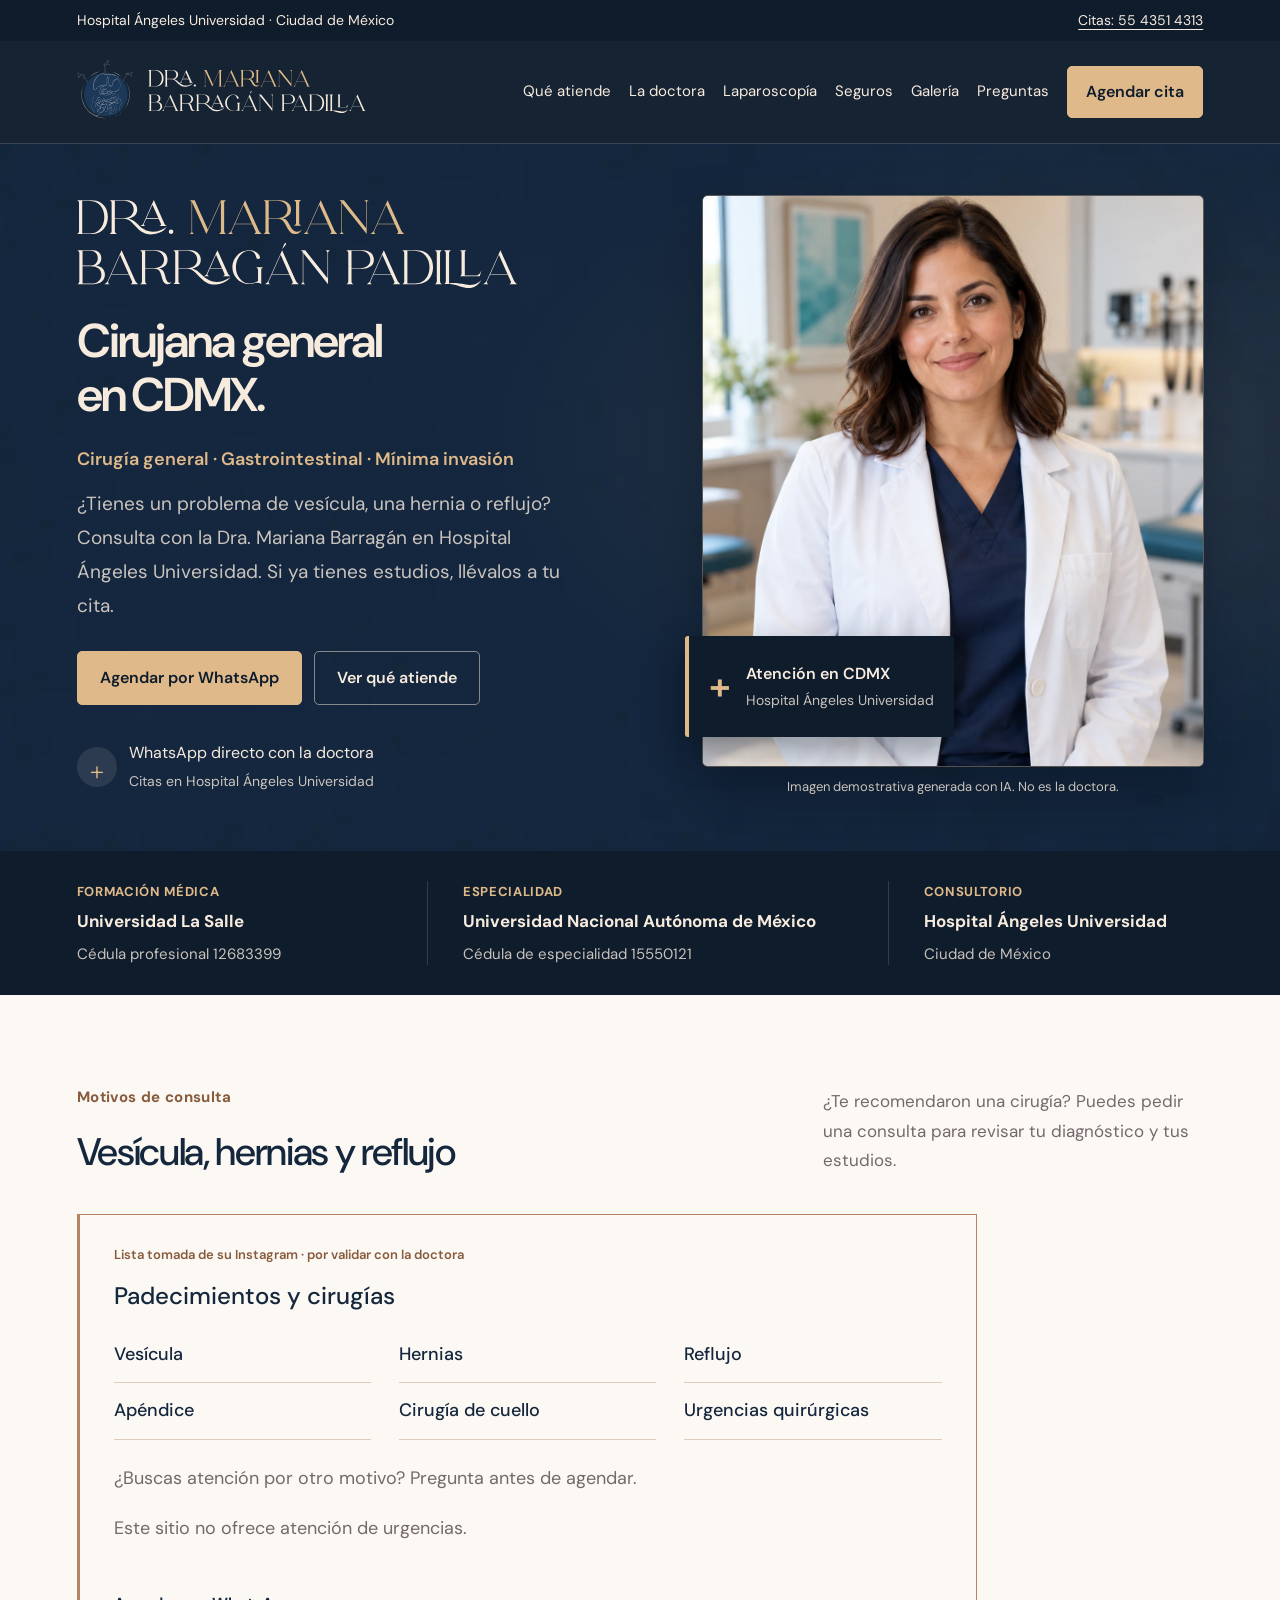
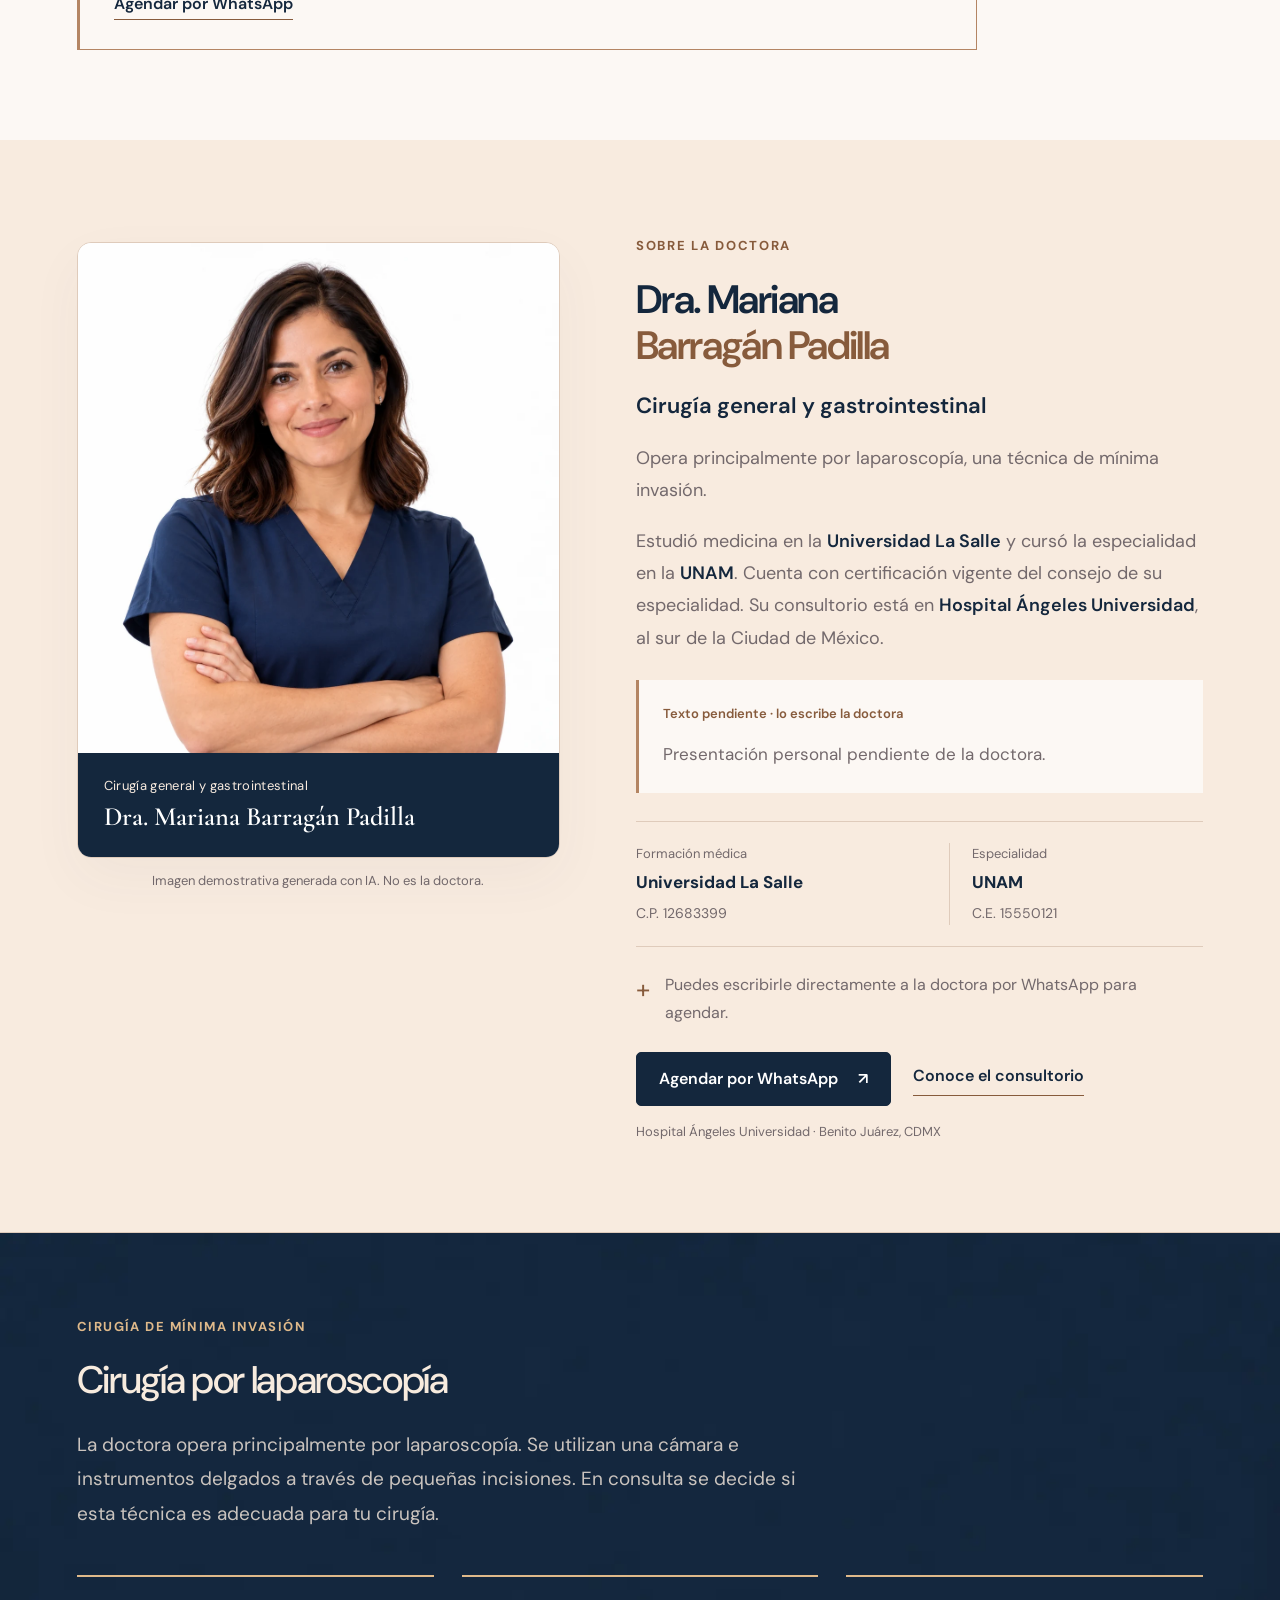
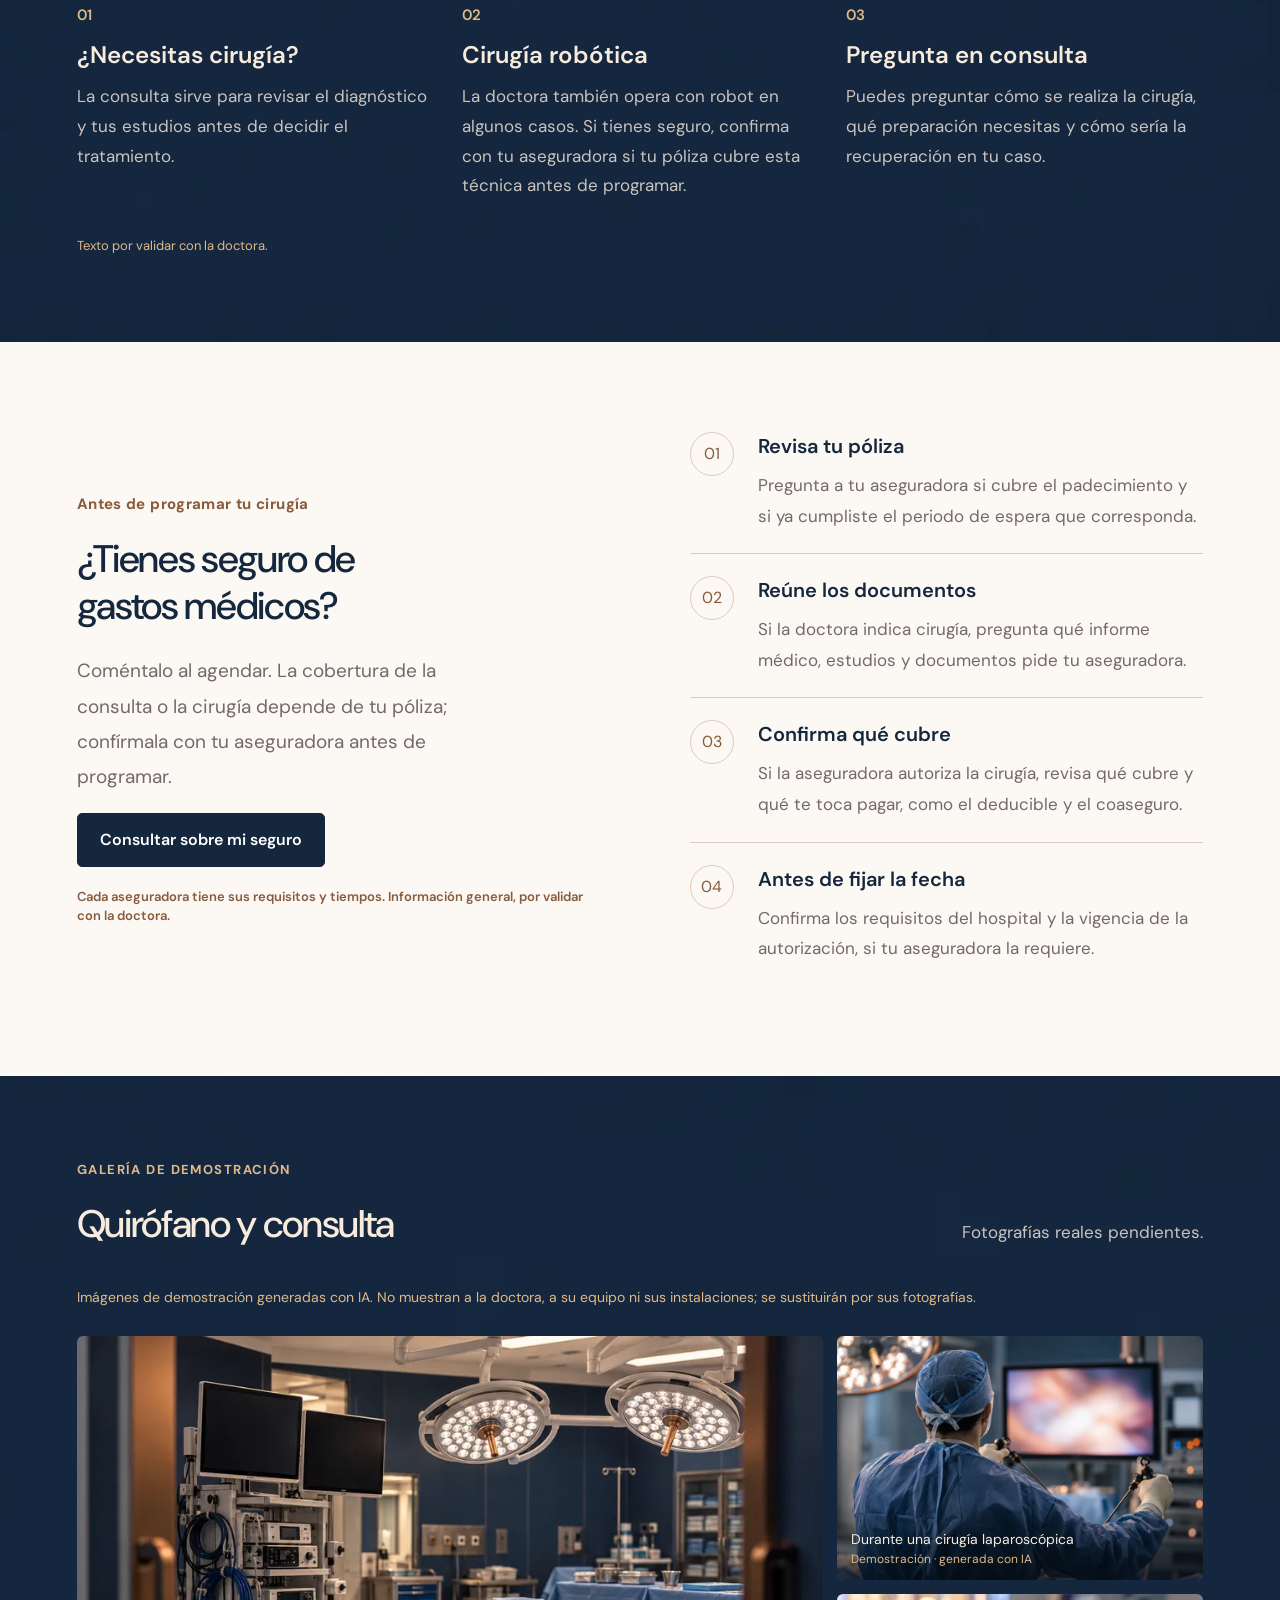
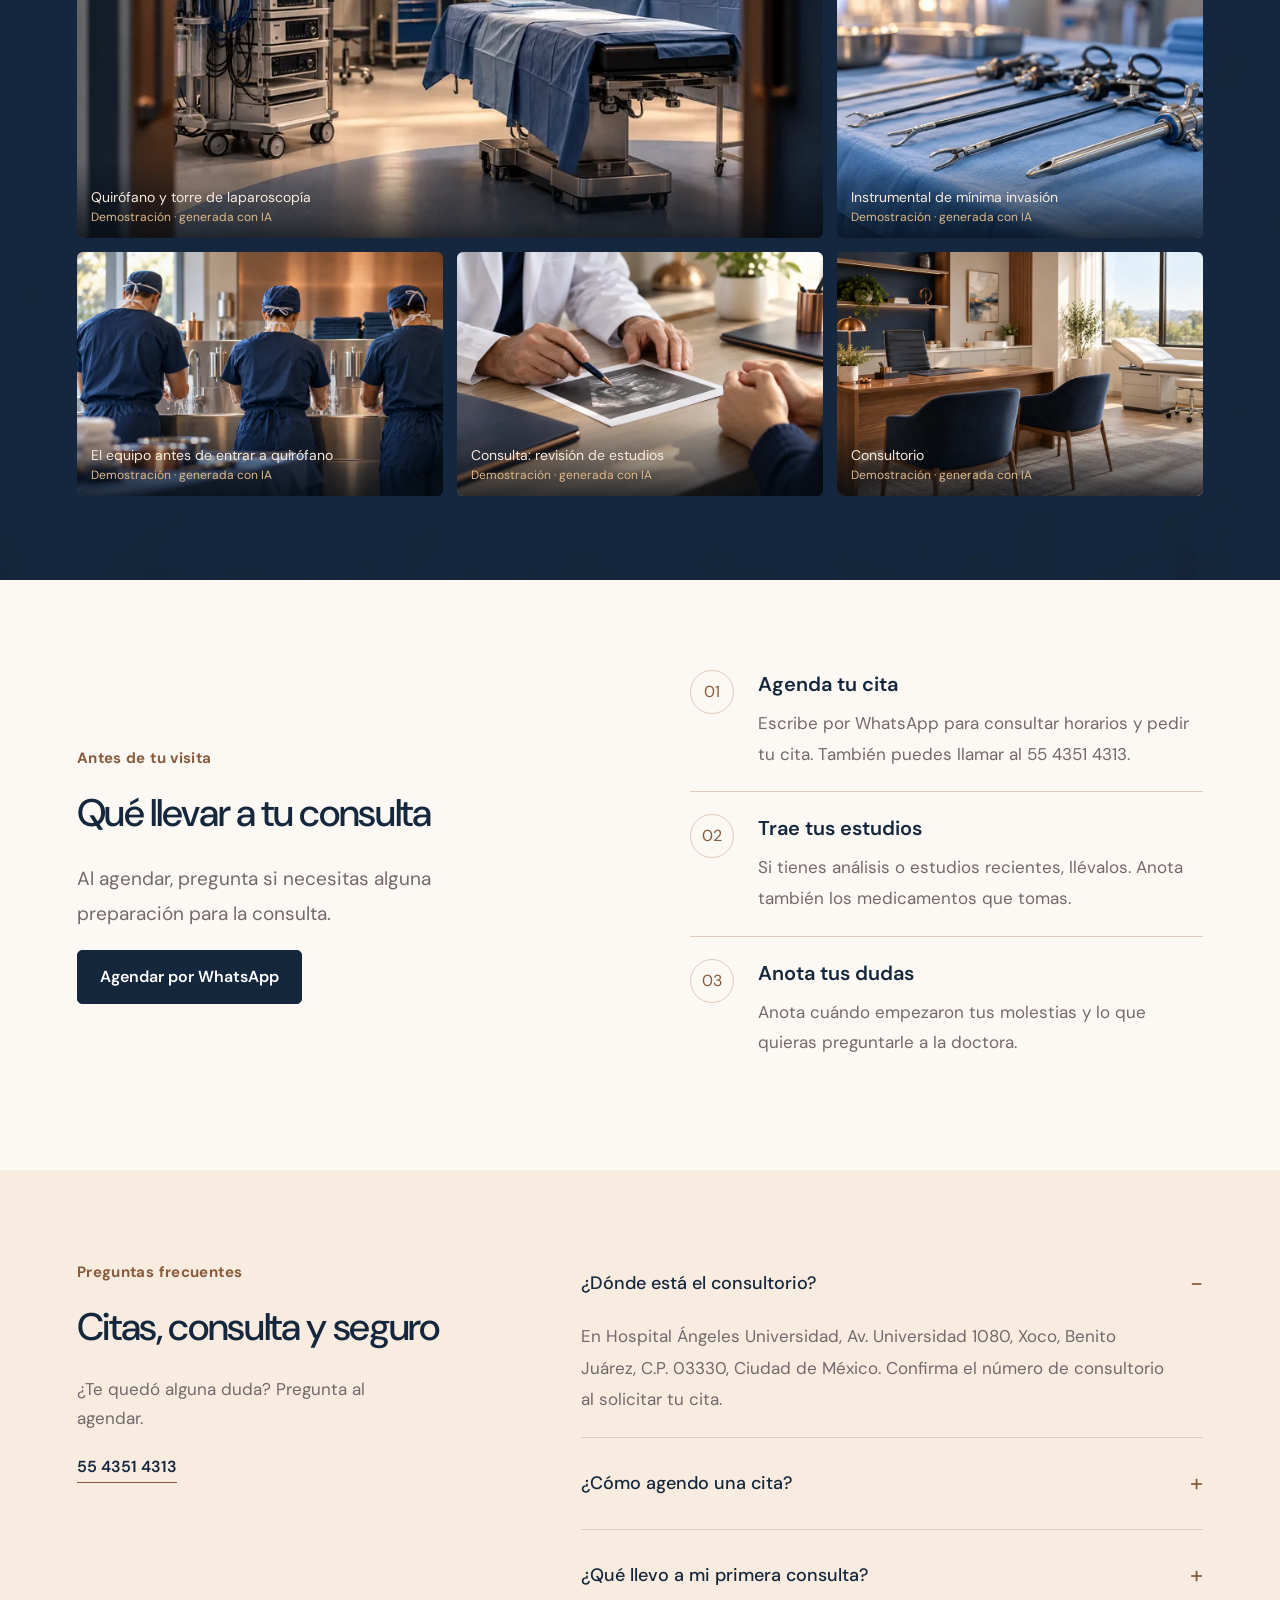
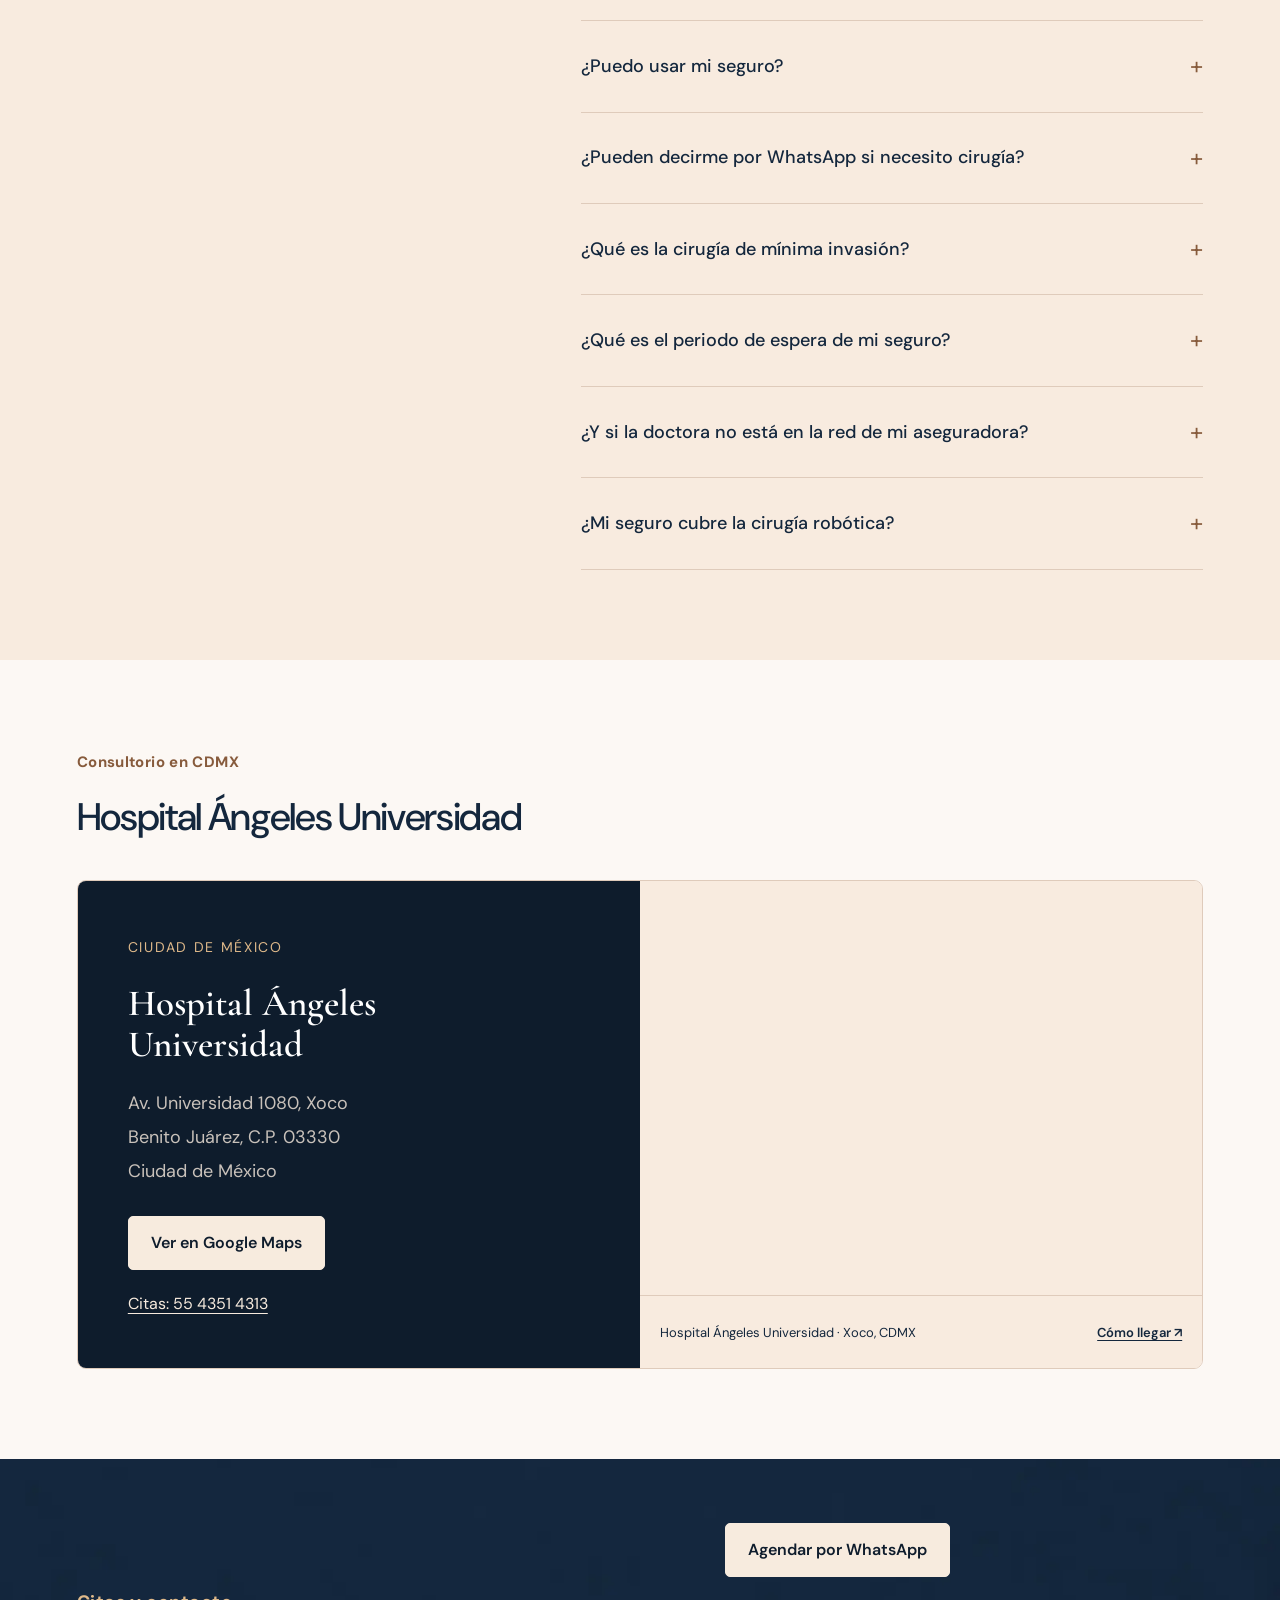
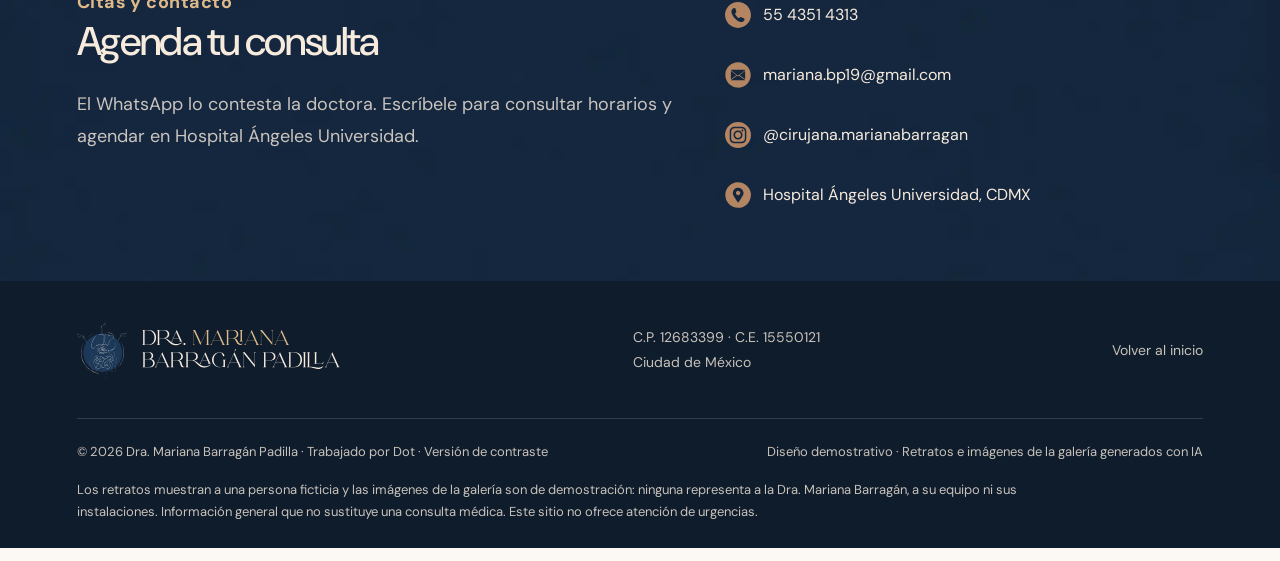
<file: index.html>
<!doctype html>
<html lang="es"><head><meta charset="utf-8"><meta name="viewport" content="width=device-width,initial-scale=1"><title>Dra. Mariana Barragán | Cirujana general en CDMX</title><meta name="description" content="Consulta de cirugía general y gastrointestinal con la Dra. Mariana Barragán Padilla en Hospital Ángeles Universidad, CDMX. Vesícula, hernias, reflujo y mínima invasión. Agenda por WhatsApp."><meta name="theme-color" content="#14273d"><meta name="robots" content="noindex,nofollow"><link rel="icon" href="favicon.svg"><link rel="preconnect" href="https://fonts.googleapis.com"><link rel="preconnect" href="https://fonts.gstatic.com" crossorigin><link rel="stylesheet" href="style.css"><link rel="stylesheet" href="contraste.css"></head>
<body><a class="skip" href="#contenido">Saltar al contenido</a>
<div class="topbar"><div class="wrap"><span>Hospital Ángeles Universidad · Ciudad de México</span><a href="tel:+525543514313">Citas: 55 4351 4313</a></div></div>
<header><div class="wrap navigation"><a class="brand" href="#inicio"><span class="brand-noche"><img class="brand-iso" src="isotipo-negativo.svg" alt="" width="48" height="55"><img class="brand-nombre" src="nombre-negativo.svg" alt="Dra. Mariana Barragán Padilla" width="171" height="34"></span></a><button class="menu-toggle" aria-label="Abrir menú" aria-expanded="false" aria-controls="menu">Menú <span>☰</span></button><nav id="menu" aria-label="Principal"><a href="#atencion">Qué atiende</a><a href="#perfil">La doctora</a><a href="#minima-invasion">Laparoscopía</a><a href="#seguro">Seguros</a><a href="#galeria">Galería</a><a href="#preguntas">Preguntas</a><a class="button compact" href="https://api.whatsapp.com/send?phone=5215543514313&amp;text=Hola!%20Vi%20tu%20p%C3%A1gina%20y%20me%20gustar%C3%ADa%20agendar%20una%20consulta" target="_blank" rel="noopener noreferrer">Agendar cita</a></nav></div></header>
<main id="contenido"><section class="hero" id="inicio"><div class="wrap hero-grid"><div class="hero-copy"><p class="hero-wordmark"><img src="nombre-negativo.svg" alt="Dra. Mariana Barragán Padilla" width="440" height="87"></p><h1>Cirujana general<br>en CDMX.</h1><p class="doctor-name">Cirugía general · Gastrointestinal · Mínima invasión</p><p class="lead">¿Tienes un problema de vesícula, una hernia o reflujo? Consulta con la Dra. Mariana Barragán en Hospital Ángeles Universidad. Si ya tienes estudios, llévalos a tu cita.</p><div class="actions"><a class="button" href="https://api.whatsapp.com/send?phone=5215543514313&amp;text=Hola!%20Vi%20tu%20p%C3%A1gina%20y%20me%20gustar%C3%ADa%20agendar%20una%20consulta" target="_blank" rel="noopener noreferrer">Agendar por WhatsApp</a><a class="button secondary" href="#atencion">Ver qué atiende</a></div><div class="hero-note"><span class="plus" aria-hidden="true">+</span><span>WhatsApp directo con la doctora<small>Citas en Hospital Ángeles Universidad</small></span></div></div><figure class="portrait"><img src="doctora-demo.webp" alt="Retrato demostrativo de una médica ficticia generado con inteligencia artificial" width="1024" height="1280" fetchpriority="high"><figcaption>Imagen demostrativa generada con IA. No es la doctora.</figcaption><div class="portrait-card"><span class="card-symbol" aria-hidden="true">+</span><div>Atención en CDMX<small>Hospital Ángeles Universidad</small></div></div></figure></div></section>
<section class="credentials-strip" aria-label="Datos profesionales"><div class="wrap credentials-grid"><div><small>FORMACIÓN MÉDICA</small><strong>Universidad La Salle</strong><span>Cédula profesional 12683399</span></div><div><small>ESPECIALIDAD</small><strong>Universidad Nacional Autónoma de México</strong><span>Cédula de especialidad 15550121</span></div><div><small>CONSULTORIO</small><strong>Hospital Ángeles Universidad</strong><span>Ciudad de México</span></div></div></section>
<section class="section wrap clinical-menu" id="atencion"><div class="section-heading"><div><p class="eyebrow">Motivos de consulta</p><h2>Vesícula, hernias y reflujo</h2></div><p>¿Te recomendaron una cirugía? Puedes pedir una consulta para revisar tu diagnóstico y tus estudios.</p></div><div class="pending-catalog"><span class="draft-label">Lista tomada de su Instagram · por validar con la doctora</span><h3>Padecimientos y cirugías</h3><ul class="atencion-lista"><li>Vesícula</li><li>Hernias</li><li>Reflujo</li><li>Apéndice</li><li>Cirugía de cuello</li><li>Urgencias quirúrgicas</li></ul><p>¿Buscas atención por otro motivo? Pregunta antes de agendar.</p><p class="disclaimer">Este sitio no ofrece atención de urgencias.</p><a class="text-link" href="https://api.whatsapp.com/send?phone=5215543514313&amp;text=Hola!%20Vi%20tu%20p%C3%A1gina%20y%20me%20gustar%C3%ADa%20agendar%20una%20consulta" target="_blank" rel="noopener noreferrer">Agendar por WhatsApp</a></div></section>
<section class="profile-section" id="perfil"><div class="section wrap profile">
<figure class="profile-photo"><div class="profile-photo-frame"><img src="doctora-perfil.webp" alt="Retrato demostrativo de una cirujana ficticia con uniforme azul, generado con inteligencia artificial" width="1086" height="1448" loading="lazy"><div class="profile-photo-label"><span>Cirugía general y gastrointestinal</span><strong>Dra. Mariana Barragán Padilla</strong></div></div><figcaption>Imagen demostrativa generada con IA. No es la doctora.</figcaption></figure>
<div class="profile-copy"><p class="eyebrow">Sobre la doctora</p><h2>Dra. Mariana<br><em>Barragán Padilla</em></h2><p class="profile-name">Cirugía general y gastrointestinal</p><p class="body-copy">Opera principalmente por laparoscopía, una técnica de mínima invasión.</p><p class="body-copy">Estudió medicina en la <strong>Universidad La Salle</strong> y cursó la especialidad en la <strong>UNAM</strong>. Cuenta con certificación vigente del consejo de su especialidad. Su consultorio está en <strong>Hospital Ángeles Universidad</strong>, al sur de la Ciudad de México.</p><div class="biography-draft"><span class="draft-label">Texto pendiente · lo escribe la doctora</span><p>Presentación personal pendiente de la doctora.</p></div>
<div class="profile-credentials" aria-label="Formación y ubicación"><div><span>Formación médica</span><strong>Universidad La Salle</strong><small>C.P. 12683399</small></div><div><span>Especialidad</span><strong>UNAM</strong><small>C.E. 15550121</small></div></div>
<div class="profile-invitation"><span aria-hidden="true">+</span><p>Puedes escribirle directamente a la doctora por WhatsApp para agendar.</p></div>
<div class="profile-actions"><a class="button" href="https://api.whatsapp.com/send?phone=5215543514313&amp;text=Hola!%20Vi%20tu%20p%C3%A1gina%20y%20me%20gustar%C3%ADa%20agendar%20una%20consulta" target="_blank" rel="noopener noreferrer">Agendar por WhatsApp <span aria-hidden="true">↗</span></a><a class="text-link" href="#ubicacion">Conoce el consultorio</a></div><p class="profile-location">Hospital Ángeles Universidad · Benito Juárez, CDMX</p></div></div></section>
<section class="minima" id="minima-invasion" aria-labelledby="minima-titulo"><div class="wrap"><p class="eyebrow">Cirugía de mínima invasión</p><h2 id="minima-titulo">Cirugía por laparoscopía</h2><p class="minima-intro">La doctora opera principalmente por laparoscopía. Se utilizan una cámara e instrumentos delgados a través de pequeñas incisiones. En consulta se decide si esta técnica es adecuada para tu cirugía.</p><div class="minima-grid"><article><span aria-hidden="true">01</span><h3>¿Necesitas cirugía?</h3><p>La consulta sirve para revisar el diagnóstico y tus estudios antes de decidir el tratamiento.</p></article><article><span aria-hidden="true">02</span><h3>Cirugía robótica</h3><p>La doctora también opera con robot en algunos casos. Si tienes seguro, confirma con tu aseguradora si tu póliza cubre esta técnica antes de programar.</p></article><article><span aria-hidden="true">03</span><h3>Pregunta en consulta</h3><p>Puedes preguntar cómo se realiza la cirugía, qué preparación necesitas y cómo sería la recuperación en tu caso.</p></article></div><p class="minima-nota">Texto por validar con la doctora.</p></div></section>
<section class="section wrap preparation" id="seguro"><div><p class="eyebrow">Antes de programar tu cirugía</p><h2>¿Tienes seguro de gastos médicos?</h2><p class="body-copy">Coméntalo al agendar. La cobertura de la consulta o la cirugía depende de tu póliza; confírmala con tu aseguradora antes de programar.</p><a class="button" href="https://api.whatsapp.com/send?phone=5215543514313&amp;text=Hola!%20Vi%20tu%20p%C3%A1gina.%20Tengo%20seguro%20de%20gastos%20m%C3%A9dicos%20y%20quiero%20preguntar%20por%20una%20cirug%C3%ADa" target="_blank" rel="noopener noreferrer">Consultar sobre mi seguro</a><span class="draft-label">Cada aseguradora tiene sus requisitos y tiempos. Información general, por validar con la doctora.</span></div><div class="steps"><article><span>01</span><div><h3>Revisa tu póliza</h3><p>Pregunta a tu aseguradora si cubre el padecimiento y si ya cumpliste el periodo de espera que corresponda.</p></div></article><article><span>02</span><div><h3>Reúne los documentos</h3><p>Si la doctora indica cirugía, pregunta qué informe médico, estudios y documentos pide tu aseguradora.</p></div></article><article><span>03</span><div><h3>Confirma qué cubre</h3><p>Si la aseguradora autoriza la cirugía, revisa qué cubre y qué te toca pagar, como el deducible y el coaseguro.</p></div></article><article><span>04</span><div><h3>Antes de fijar la fecha</h3><p>Confirma los requisitos del hospital y la vigencia de la autorización, si tu aseguradora la requiere.</p></div></article></div></section>
<section class="galeria" id="galeria" aria-labelledby="galeria-titulo"><div class="wrap"><div class="section-heading"><div><p class="eyebrow">Galería de demostración</p><h2 id="galeria-titulo">Quirófano y consulta</h2></div><p>Fotografías reales pendientes.</p></div><p class="galeria-nota">Imágenes de demostración generadas con IA. No muestran a la doctora, a su equipo ni sus instalaciones; se sustituirán por sus fotografías.</p><ul class="galeria-rejilla">
<li><a href="galeria/01.webp"><img src="galeria/01-mini.webp" alt="Imagen de demostración generada con IA: quirófano vacío con torre de laparoscopía" width="900" height="600" loading="lazy"></a><span>Quirófano y torre de laparoscopía<small>Demostración · generada con IA</small></span></li>
<li><a href="galeria/02.webp"><img src="galeria/02-mini.webp" alt="Imagen de demostración generada con IA: cirugía laparoscópica vista desde atrás, sin paciente a la vista" width="900" height="600" loading="lazy"></a><span>Durante una cirugía laparoscópica<small>Demostración · generada con IA</small></span></li>
<li><a href="galeria/03.webp"><img src="galeria/03-mini.webp" alt="Imagen de demostración generada con IA: instrumentos laparoscópicos sobre un paño estéril" width="900" height="600" loading="lazy"></a><span>Instrumental de mínima invasión<small>Demostración · generada con IA</small></span></li>
<li><a href="galeria/04.webp"><img src="galeria/04-mini.webp" alt="Imagen de demostración generada con IA: equipo quirúrgico de espaldas en el lavado de manos" width="900" height="600" loading="lazy"></a><span>El equipo antes de entrar a quirófano<small>Demostración · generada con IA</small></span></li>
<li><a href="galeria/05.webp"><img src="galeria/05-mini.webp" alt="Imagen de demostración generada con IA: manos señalando un estudio sobre el escritorio" width="900" height="600" loading="lazy"></a><span>Consulta: revisión de estudios<small>Demostración · generada con IA</small></span></li>
<li><a href="galeria/06.webp"><img src="galeria/06-mini.webp" alt="Imagen de demostración generada con IA: consultorio médico vacío con luz de día" width="900" height="600" loading="lazy"></a><span>Consultorio<small>Demostración · generada con IA</small></span></li>
</ul></div></section>
<dialog class="galeria-visor" aria-label="Fotografía ampliada"><form method="dialog"><button aria-label="Cerrar">Cerrar ✕</button></form><img alt=""><p></p></dialog>
<section class="section wrap preparation"><div><p class="eyebrow">Antes de tu visita</p><h2>Qué llevar a tu consulta</h2><p class="body-copy">Al agendar, pregunta si necesitas alguna preparación para la consulta.</p><a class="button" href="https://api.whatsapp.com/send?phone=5215543514313&amp;text=Hola!%20Vi%20tu%20p%C3%A1gina%20y%20me%20gustar%C3%ADa%20agendar%20una%20consulta" target="_blank" rel="noopener noreferrer">Agendar por WhatsApp</a></div><div class="steps"><article><span>01</span><div><h3>Agenda tu cita</h3><p>Escribe por WhatsApp para consultar horarios y pedir tu cita. También puedes llamar al 55 4351 4313.</p></div></article><article><span>02</span><div><h3>Trae tus estudios</h3><p>Si tienes análisis o estudios recientes, llévalos. Anota también los medicamentos que tomas.</p></div></article><article><span>03</span><div><h3>Anota tus dudas</h3><p>Anota cuándo empezaron tus molestias y lo que quieras preguntarle a la doctora.</p></div></article></div></section>
<section class="faq section" id="preguntas"><div class="wrap faq-grid"><div><p class="eyebrow">Preguntas frecuentes</p><h2>Citas, consulta y seguro</h2><p>¿Te quedó alguna duda? Pregunta al agendar.</p><a class="text-link" href="tel:+525543514313">55 4351 4313</a></div><div class="questions"><details open><summary>¿Dónde está el consultorio?</summary><p>En Hospital Ángeles Universidad, Av. Universidad 1080, Xoco, Benito Juárez, C.P. 03330, Ciudad de México. Confirma el número de consultorio al solicitar tu cita.</p></details><details><summary>¿Cómo agendo una cita?</summary><p>Puedes escribir por WhatsApp o llamar al 55 4351 4313. También puedes escribir a mariana.bp19@gmail.com para solicitar una cita.</p></details><details><summary>¿Qué llevo a mi primera consulta?</summary><p>Lleva los estudios que tengas y una lista de los medicamentos que tomas. Al agendar, pregunta si necesitas alguna preparación.</p></details><details><summary>¿Puedo usar mi seguro?</summary><p>Menciona tu aseguradora al agendar y confirma con ella las condiciones de tu póliza. Tener seguro no garantiza que cubra la consulta o una cirugía.</p></details><details><summary>¿Pueden decirme por WhatsApp si necesito cirugía?</summary><p>Para saberlo hace falta una valoración médica. Usa WhatsApp para pedir tu cita. La información de esta página no sustituye una consulta. Este sitio no ofrece atención de urgencias.</p></details><details><summary>¿Qué es la cirugía de mínima invasión?</summary><p>En la laparoscopía se usan una cámara e instrumentos que entran por pequeñas incisiones. La doctora revisa en consulta si esta técnica es adecuada para tu cirugía.</p></details><details><summary>¿Qué es el periodo de espera de mi seguro?</summary><p>Es el tiempo que debe pasar desde el inicio de la póliza para que pueda cubrir ciertos padecimientos. Las condiciones varían: revisa tu póliza o consulta a tu aseguradora.</p></details><details><summary>¿Y si la doctora no está en la red de mi aseguradora?</summary><p>Consulta a tu aseguradora si tu póliza permite el reembolso cuando te atiende un médico fuera de su red. Antes de pagar, confirma los requisitos y el monto que podría reembolsarte.</p></details><details><summary>¿Mi seguro cubre la cirugía robótica?</summary><p>Depende de tu póliza. Confirma la cobertura con tu aseguradora antes de programar la cirugía.</p></details></div></div></section>
<section class="section wrap location" id="ubicacion"><div class="location-heading"><p class="eyebrow">Consultorio en CDMX</p><h2>Hospital Ángeles Universidad</h2></div><div class="location-card"><div class="address-block"><span class="location-label">CIUDAD DE MÉXICO</span><h3>Hospital Ángeles<br>Universidad</h3><address>Av. Universidad 1080, Xoco<br>Benito Juárez, C.P. 03330<br>Ciudad de México</address><a class="button light" href="https://www.google.com/maps/search/?api=1&amp;query=Hospital+Angeles+Universidad+Av+Universidad+1080+Xoco+Ciudad+de+Mexico" target="_blank" rel="noopener noreferrer">Ver en Google Maps</a><a class="location-call" href="tel:+525543514313">Citas: 55 4351 4313</a></div><div class="location-map"><iframe title="Mapa de Google Maps: Hospital Ángeles Universidad, Av. Universidad 1080, Xoco, Ciudad de México" src="https://maps.google.com/maps?q=Hospital%20Angeles%20Universidad%20Av%20Universidad%201080%20Xoco%20Ciudad%20de%20Mexico&amp;z=16&amp;output=embed" width="600" height="450" loading="lazy" referrerpolicy="no-referrer-when-downgrade" allowfullscreen></iframe><div class="map-caption"><span>Hospital Ángeles Universidad · Xoco, CDMX</span><a href="https://www.google.com/maps/dir/?api=1&amp;destination=Hospital+Angeles+Universidad+Av+Universidad+1080+Xoco+Ciudad+de+Mexico" target="_blank" rel="noopener noreferrer">Cómo llegar ↗</a></div></div></div></section>
<section class="contact" id="contacto"><div class="wrap contact-grid"><div><p class="eyebrow">Citas y contacto</p><h2>Agenda tu consulta</h2><p>El WhatsApp lo contesta la doctora. Escríbele para consultar horarios y agendar en Hospital Ángeles Universidad.</p></div><div class="contact-links"><a class="button light" href="https://api.whatsapp.com/send?phone=5215543514313&amp;text=Hola!%20Vi%20tu%20p%C3%A1gina%20y%20me%20gustar%C3%ADa%20agendar%20una%20consulta" target="_blank" rel="noopener noreferrer">Agendar por WhatsApp</a><a class="con-icono" href="tel:+525543514313"><img src="icono-telefono.svg" alt="" width="26" height="26">55 4351 4313</a><a class="con-icono" href="mailto:mariana.bp19@gmail.com"><img src="icono-correo.svg" alt="" width="26" height="26">mariana.bp19@gmail.com</a><a class="con-icono" href="https://www.instagram.com/cirujana.marianabarragan/" target="_blank" rel="noopener noreferrer"><img src="icono-instagram.svg" alt="" width="26" height="26">@cirujana.marianabarragan</a><a class="con-icono" href="#ubicacion"><img src="icono-ubicacion.svg" alt="" width="26" height="26">Hospital Ángeles Universidad, CDMX</a></div></div></section></main>
<footer class="wrap"><div class="footer-main"><a class="brand" href="#inicio"><span class="brand-noche"><img class="brand-iso" src="isotipo-negativo.svg" alt="" width="44" height="50"><img class="brand-nombre" src="nombre-negativo.svg" alt="Dra. Mariana Barragán Padilla" width="156" height="31"></span></a><p>C.P. 12683399 · C.E. 15550121<br>Ciudad de México</p><a href="#inicio">Volver al inicio</a></div><div class="footer-bottom"><span>© 2026 Dra. Mariana Barragán Padilla · Trabajado por Dot · Versión de contraste</span><span>Diseño demostrativo · Retratos e imágenes de la galería generados con IA</span></div><p class="disclaimer">Los retratos muestran a una persona ficticia y las imágenes de la galería son de demostración: ninguna representa a la Dra. Mariana Barragán, a su equipo ni sus instalaciones. Información general que no sustituye una consulta médica. Este sitio no ofrece atención de urgencias.</p></footer><div class="barra-movil"><a class="button" href="https://api.whatsapp.com/send?phone=5215543514313&amp;text=Hola!%20Vi%20tu%20p%C3%A1gina%20y%20me%20gustar%C3%ADa%20agendar%20una%20consulta" target="_blank" rel="noopener noreferrer">WhatsApp</a><a class="button secondary" href="tel:+525543514313">Llamar</a></div><script src="app.js"></script></body></html>
</file>
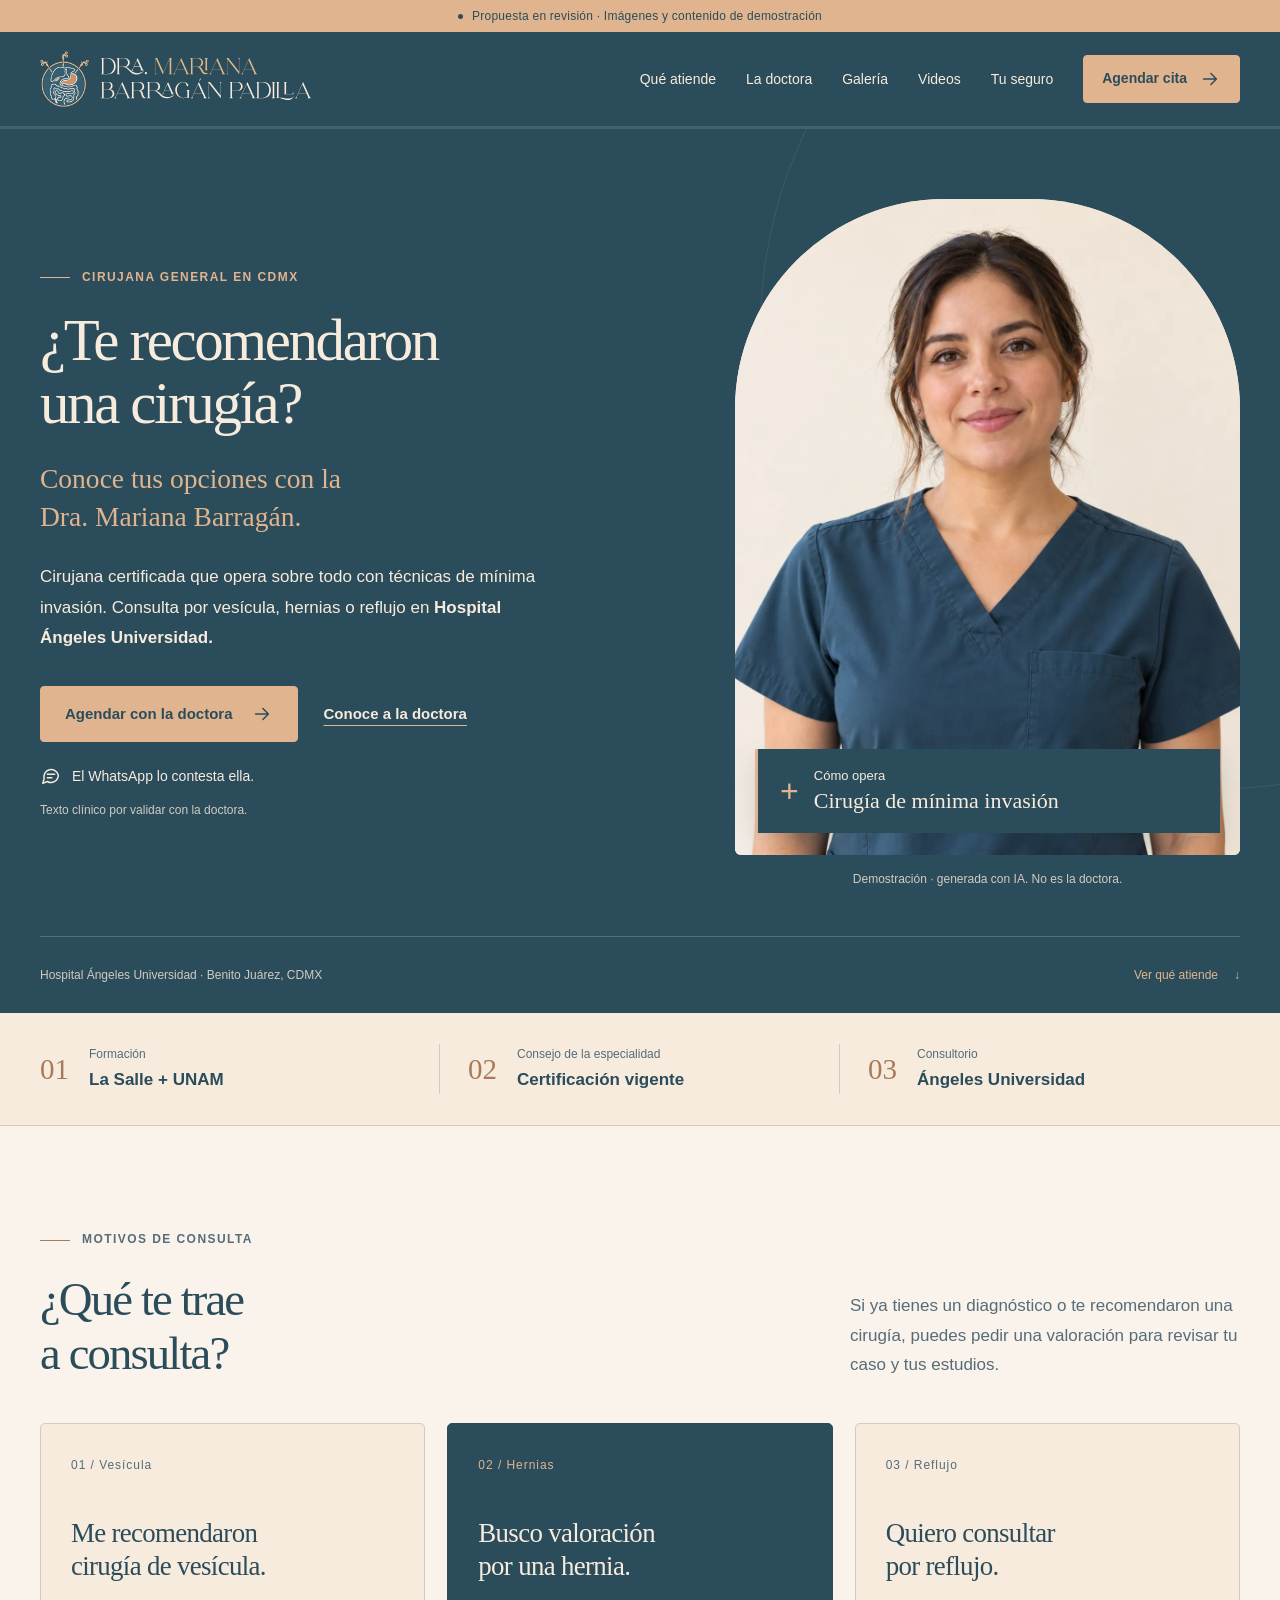
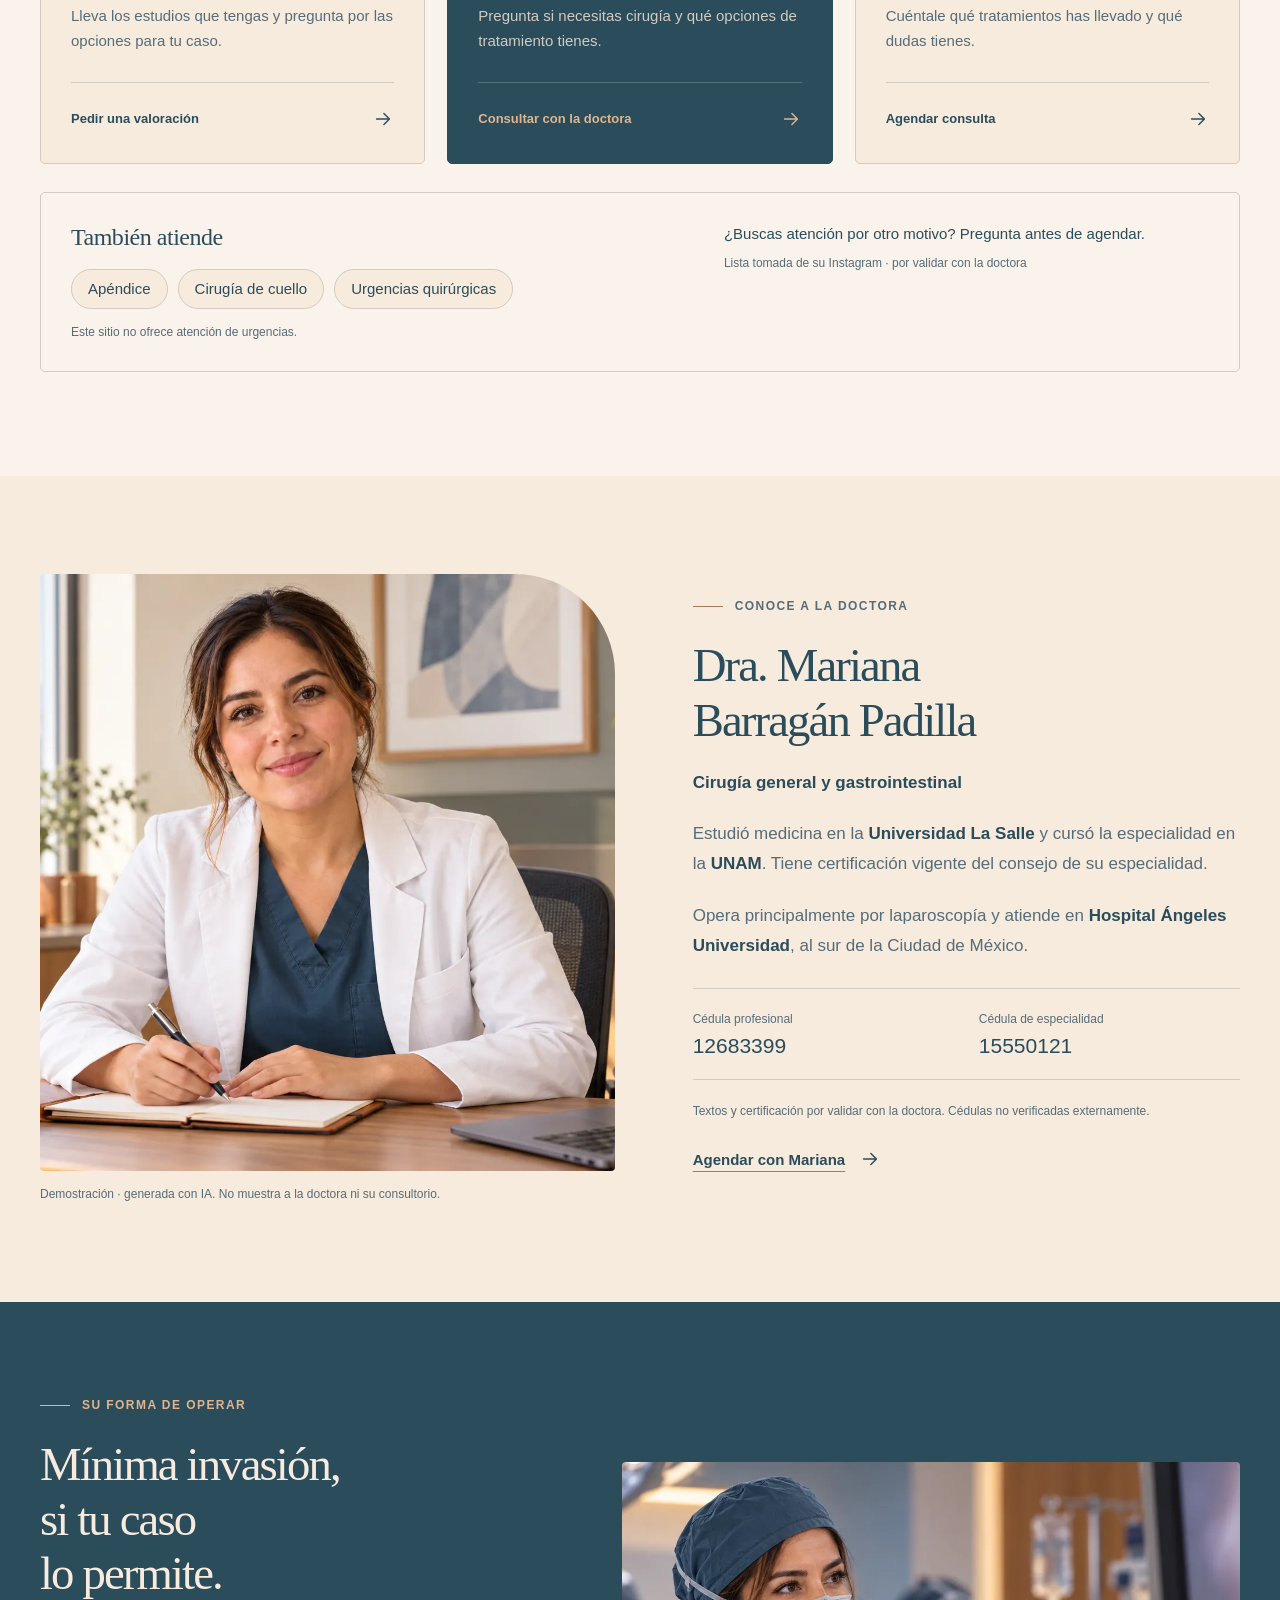
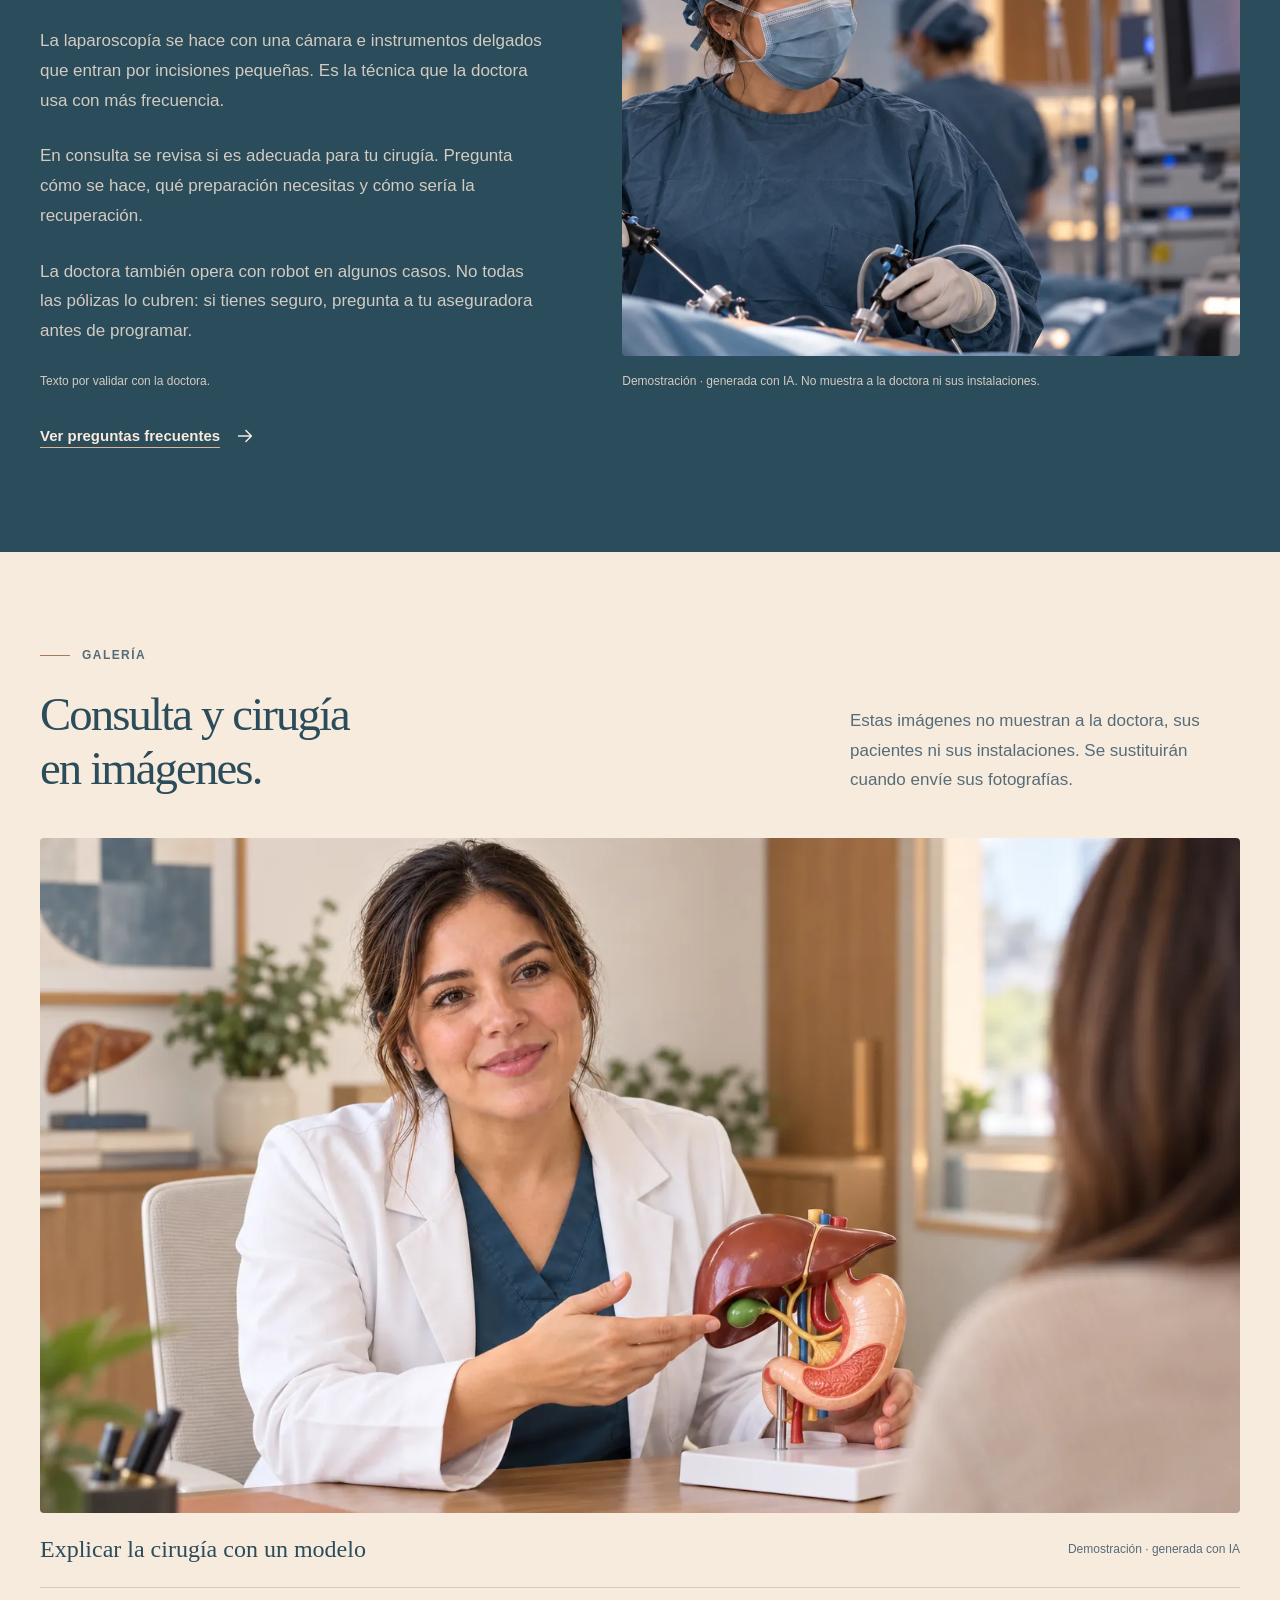
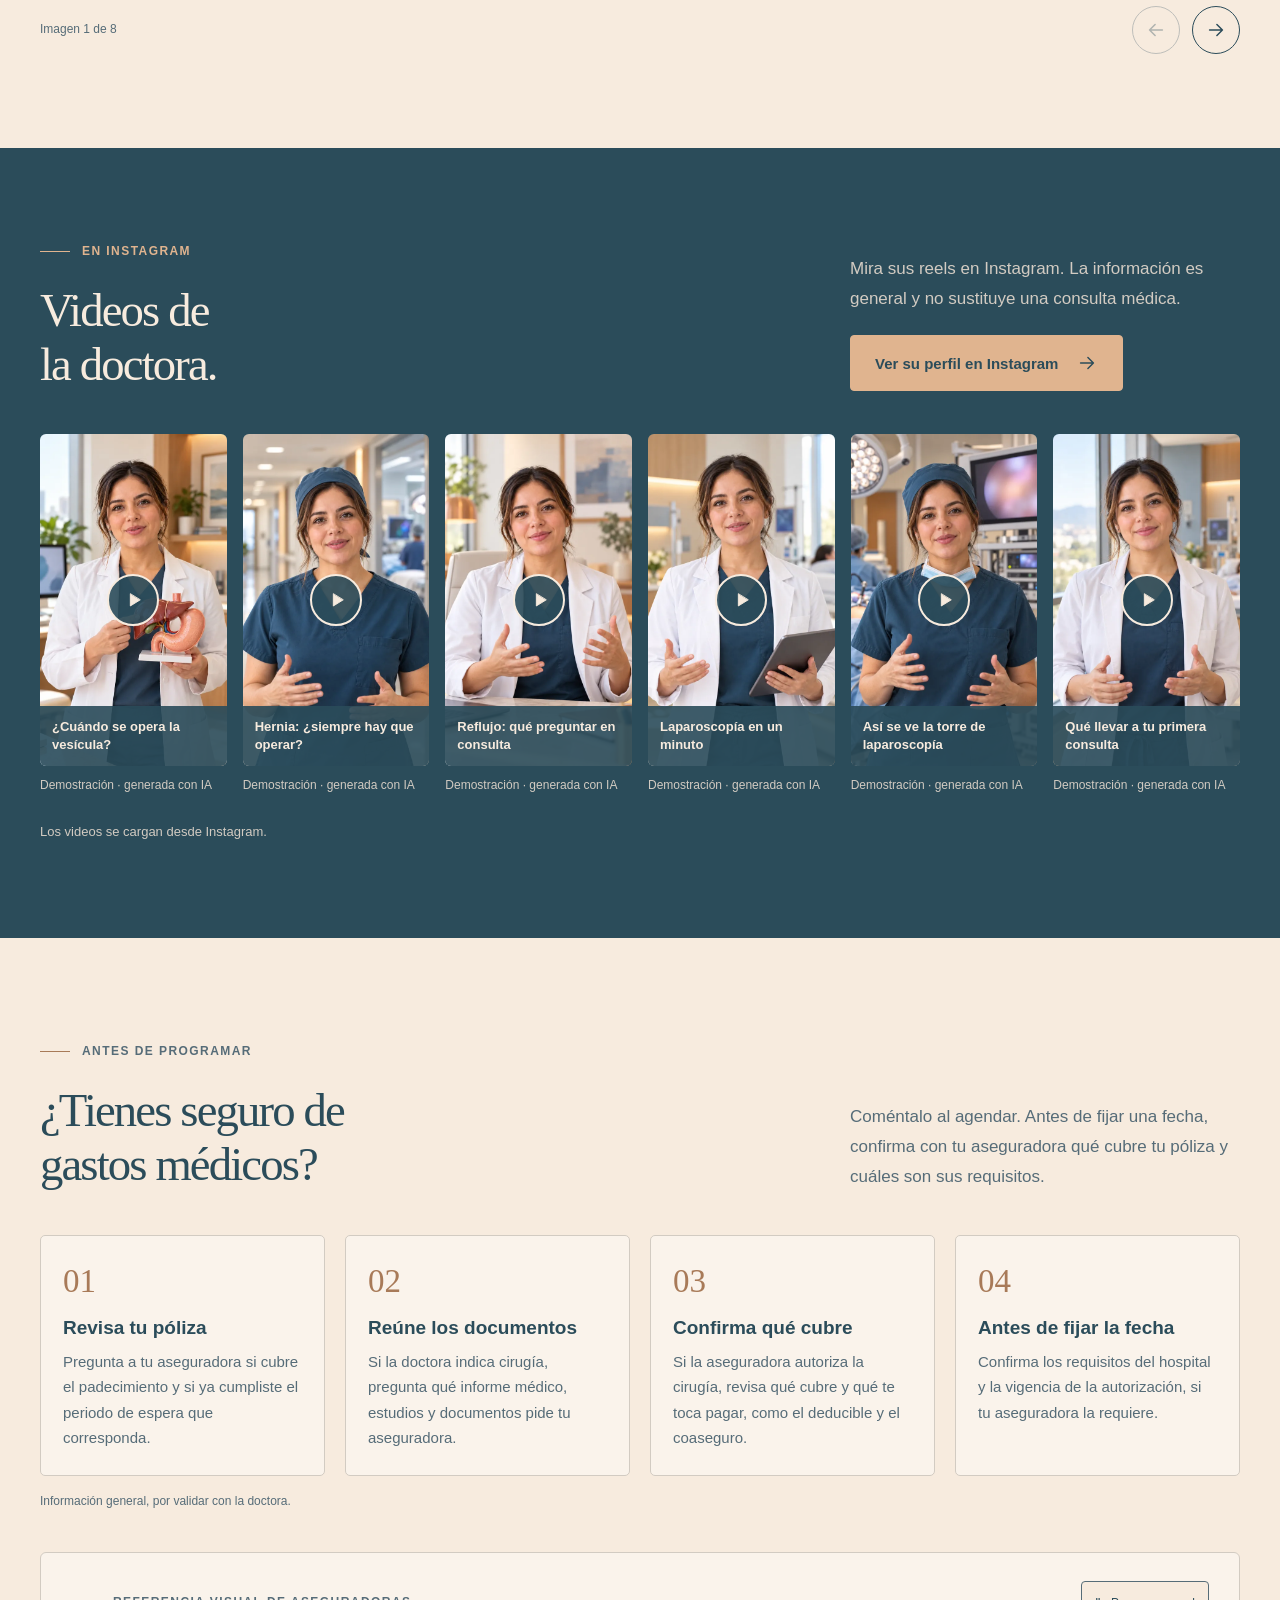
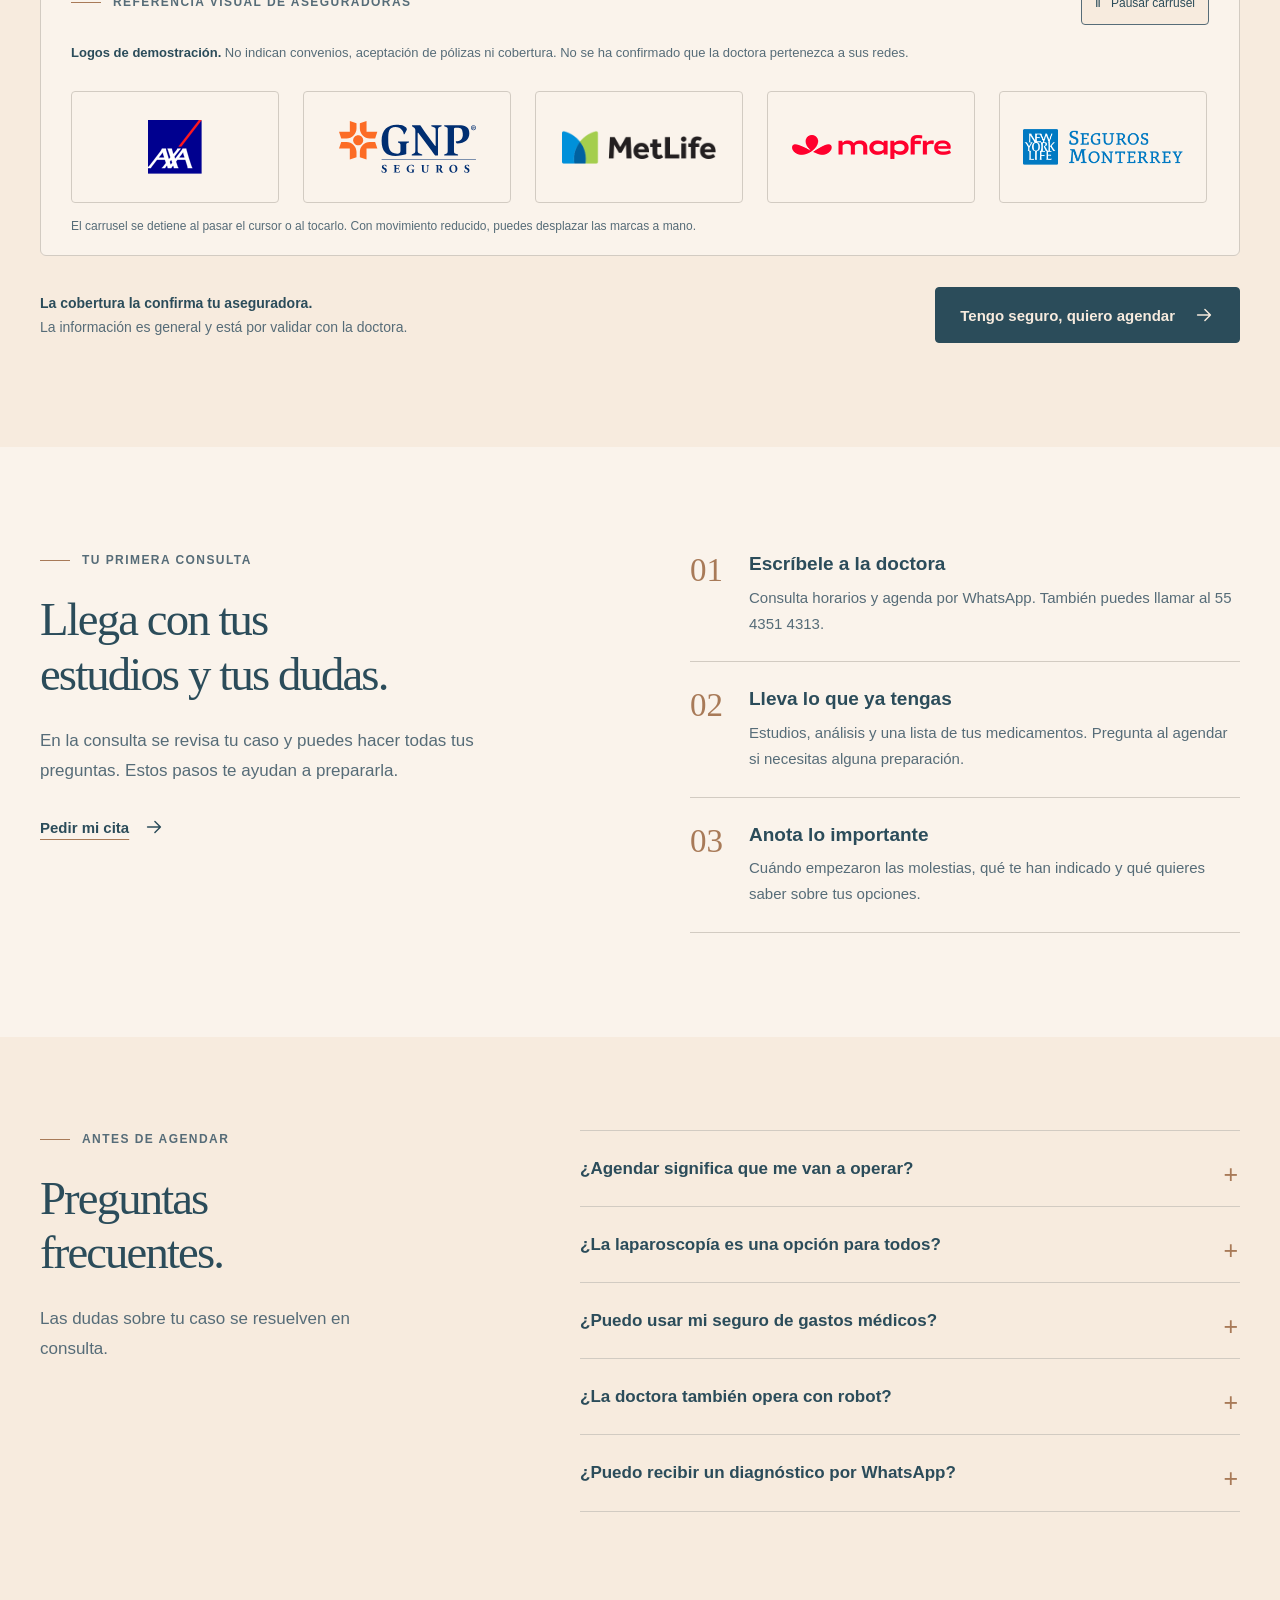
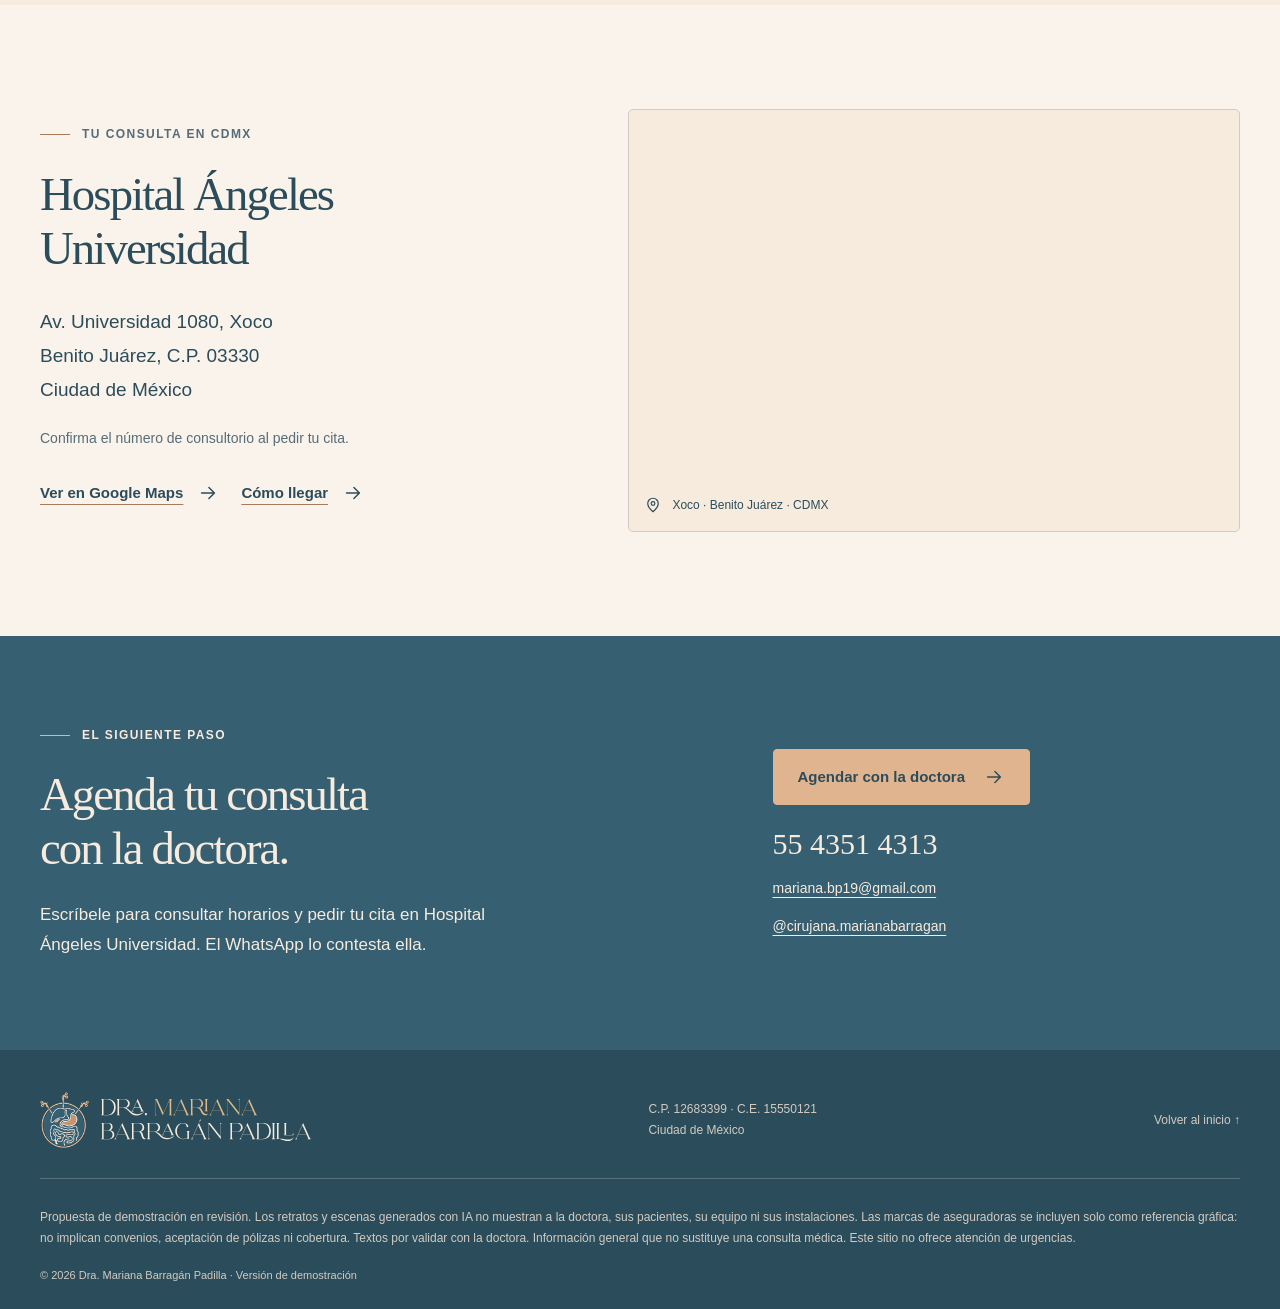
<file: alternativa/index.html>
<!doctype html>
<html lang="es-MX">
<head>
  <meta charset="utf-8">
  <meta name="viewport" content="width=device-width, initial-scale=1">
  <meta name="robots" content="noindex,nofollow">
  <meta name="description" content="Propuesta de la Dra. Mariana Barragán, cirujana general en CDMX. Opera principalmente por laparoscopía y da consulta en Hospital Ángeles Universidad. Contenido demostrativo.">
  <meta name="theme-color" content="#2b4c5a">
  <title>Dra. Mariana Barragán | Cirugía de mínima invasión</title>
  <link rel="icon" href="assets/identidad/favicon-64.png" type="image/png" sizes="64x64">
  <link rel="apple-touch-icon" href="assets/identidad/apple-touch-icon-180.png" sizes="180x180">
  <link rel="stylesheet" href="style.css">
  <script src="app.js" defer></script>
</head>
<body>
  <a class="skip-link" href="#contenido">Ir al contenido</a>
  <svg class="icon-sprite" aria-hidden="true" xmlns="http://www.w3.org/2000/svg">
    <symbol id="i-arrow" viewBox="0 0 24 24"><path d="M5 12h14m-6-6 6 6-6 6"/></symbol>
    <symbol id="i-check" viewBox="0 0 24 24"><path d="m5 12 4 4L19 6"/></symbol>
    <symbol id="i-pin" viewBox="0 0 24 24"><path d="M19 10c0 5-7 11-7 11S5 15 5 10a7 7 0 1 1 14 0Z"/><circle cx="12" cy="10" r="2.5"/></symbol>
    <symbol id="i-chat" viewBox="0 0 24 24"><path d="M20 11a8 8 0 0 1-12 7l-5 2 1.5-5A8 8 0 1 1 20 11Z"/><path d="M8 10h8m-8 4h5"/></symbol>
    <symbol id="i-phone" viewBox="0 0 24 24"><path d="m5 3 4 1 1 5-3 2c1 3 3 5 6 6l2-3 5 1 1 4c-1 3-5 3-8 2C7 19 3 15 2 9c-1-3 0-5 3-6Z"/></symbol>
    <symbol id="i-play" viewBox="0 0 24 24"><path d="M8 5.5v13l10.5-6.5Z"/></symbol>
    <symbol id="i-cross" viewBox="0 0 24 24"><path d="M9 3h6v6h6v6h-6v6H9v-6H3V9h6Z"/></symbol>
  </svg>

  <div class="demo-bar"><span class="demo-dot" aria-hidden="true"></span> Propuesta en revisión · Imágenes y contenido de demostración</div>
  <header class="site-header">
    <div class="container navigation">
      <a class="brand" href="#inicio" aria-label="Dra. Mariana Barragán Padilla, inicio">
        <img class="brand-logo" src="assets/identidad/logo-46-oscuro-96.png" srcset="assets/identidad/logo-46-oscuro-96.png 85w, assets/identidad/logo-46-oscuro-192.png 169w" sizes="(max-width: 700px) 39px, 50px" alt="" width="49" height="56">
        <img class="brand-nombre" src="assets/identidad/nombre-negativo.svg" alt="Dra. Mariana Barragán Padilla" width="210" height="42">
      </a>
      <button class="menu-toggle" aria-controls="menu" aria-expanded="false" hidden>Menú <span aria-hidden="true">☰</span></button>
      <nav class="nav-links" id="menu" aria-label="Navegación principal">
        <a href="#atencion">Qué atiende</a><a href="#perfil">La doctora</a><a href="#galeria">Galería</a><a href="#videos">Videos</a><a href="#seguro">Tu seguro</a>
        <a class="button button-small" href="https://api.whatsapp.com/send?phone=5215543514313&amp;text=Hola!%20Vi%20tu%20p%C3%A1gina%20y%20me%20gustar%C3%ADa%20agendar%20una%20consulta" target="_blank" rel="noopener noreferrer">Agendar cita <svg class="icon" aria-hidden="true"><use href="#i-arrow"/></svg></a>
      </nav>
    </div>
    <div class="reading-progress" aria-hidden="true"><span></span></div>
  </header>

  <main id="contenido">
    <section class="hero" id="inicio" aria-labelledby="hero-title">
      <div class="hero-orbit" aria-hidden="true"></div>
      <div class="container hero-grid">
        <div class="hero-copy" data-reveal>
          <p class="eyebrow"><span class="short-line" aria-hidden="true"></span> Cirujana general en CDMX</p>
          <h1 id="hero-title">¿Te recomendaron<br>una cirugía?</h1>
          <p class="hero-promise">Conoce tus opciones con la<br class="desktop-break"> Dra. Mariana Barragán.</p>
          <p class="hero-lead">Cirujana certificada que opera sobre todo con técnicas de mínima invasión. Consulta por vesícula, hernias o reflujo en <strong>Hospital Ángeles Universidad.</strong></p>
          <div class="actions">
            <a class="button" href="https://api.whatsapp.com/send?phone=5215543514313&amp;text=Hola!%20Vi%20tu%20p%C3%A1gina%20y%20me%20gustar%C3%ADa%20agendar%20una%20consulta" target="_blank" rel="noopener noreferrer">Agendar con la doctora <svg class="icon" aria-hidden="true"><use href="#i-arrow"/></svg></a>
            <a class="text-link light-link" href="#perfil">Conoce a la doctora</a>
          </div>
          <p class="direct-note"><svg class="icon" aria-hidden="true"><use href="#i-chat"/></svg> El WhatsApp lo contesta ella.</p>
          <p class="draft-note">Texto clínico por validar con la doctora.</p>
        </div>
        <figure class="hero-portrait" data-reveal>
          <div class="portrait-frame"><img src="assets/imagenes/R01-retrato-principal.webp" alt="Retrato de demostración de una médica ficticia con uniforme quirúrgico azul, generado con IA; no es la doctora" width="1086" height="1448" fetchpriority="high">
            <div class="portrait-tag"><span class="tag-mark" aria-hidden="true">+</span><div>Cómo opera<small>Cirugía de mínima invasión</small></div></div>
          </div>
          <figcaption>Demostración · generada con IA. No es la doctora.</figcaption>
        </figure>
      </div>
      <div class="hero-bottom container"><span>Hospital Ángeles Universidad · Benito Juárez, CDMX</span><a href="#atencion">Ver qué atiende <span aria-hidden="true">↓</span></a></div>
    </section>

    <section class="trust-strip" aria-label="Respaldo profesional">
      <div class="container trust-grid">
        <div><span class="trust-symbol" aria-hidden="true">01</span><p><small>Formación</small><strong>La Salle + UNAM</strong></p></div>
        <div><span class="trust-symbol" aria-hidden="true">02</span><p><small>Consejo de la especialidad</small><strong>Certificación vigente</strong></p></div>
        <div><span class="trust-symbol" aria-hidden="true">03</span><p><small>Consultorio</small><strong>Ángeles Universidad</strong></p></div>
      </div>
    </section>

    <section class="section container" id="atencion" aria-labelledby="atencion-title">
      <div class="section-heading" data-reveal><div><p class="eyebrow">Motivos de consulta</p><h2 id="atencion-title">¿Qué te trae<br>a consulta?</h2></div><p>Si ya tienes un diagnóstico o te recomendaron una cirugía, puedes pedir una valoración para revisar tu caso y tus estudios.</p></div>
      <div class="care-grid">
        <article class="care-card" data-reveal><span class="care-number">01 / Vesícula</span><h3>Me recomendaron<br>cirugía de vesícula.</h3><p>Lleva los estudios que tengas y pregunta por las opciones para tu caso.</p><a class="card-link" href="#contacto">Pedir una valoración <svg class="icon" aria-hidden="true"><use href="#i-arrow"/></svg></a></article>
        <article class="care-card featured" data-reveal><span class="care-number">02 / Hernias</span><h3>Busco valoración<br>por una hernia.</h3><p>Pregunta si necesitas cirugía y qué opciones de tratamiento tienes.</p><a class="card-link" href="#contacto">Consultar con la doctora <svg class="icon" aria-hidden="true"><use href="#i-arrow"/></svg></a></article>
        <article class="care-card" data-reveal><span class="care-number">03 / Reflujo</span><h3>Quiero consultar<br>por reflujo.</h3><p>Cuéntale qué tratamientos has llevado y qué dudas tienes.</p><a class="card-link" href="#contacto">Agendar consulta <svg class="icon" aria-hidden="true"><use href="#i-arrow"/></svg></a></article>
      </div>
      <div class="catalog-note" data-reveal>
        <div class="catalog-main"><h3>También atiende</h3><ul class="catalog-list"><li>Apéndice</li><li>Cirugía de cuello</li><li>Urgencias quirúrgicas</li></ul><p class="draft-note">Este sitio no ofrece atención de urgencias.</p></div>
        <div class="catalog-aside"><p>¿Buscas atención por otro motivo? Pregunta antes de agendar.</p><p class="draft-note">Lista tomada de su Instagram · por validar con la doctora</p></div>
      </div>
    </section>

    <section class="profile-section" id="perfil" aria-labelledby="perfil-title">
      <div class="container profile-grid">
        <figure class="consultation-photo" data-reveal><img src="assets/imagenes/R04-escritorio-escuchando.webp" alt="Médica ficticia con bata blanca, sentada en un escritorio de consultorio y escuchando con una sonrisa; imagen generada con IA, no es la doctora" width="1536" height="1024" loading="lazy"><figcaption>Demostración · generada con IA. No muestra a la doctora ni su consultorio.</figcaption></figure>
        <div class="profile-copy" data-reveal>
          <p class="eyebrow">Conoce a la doctora</p><h2 id="perfil-title">Dra. Mariana<br>Barragán Padilla</h2><p class="profile-specialty">Cirugía general y gastrointestinal</p>
          <p>Estudió medicina en la <strong>Universidad La Salle</strong> y cursó la especialidad en la <strong>UNAM</strong>. Tiene certificación vigente del consejo de su especialidad.</p>
          <p>Opera principalmente por laparoscopía y atiende en <strong>Hospital Ángeles Universidad</strong>, al sur de la Ciudad de México.</p>
          <div class="credentials"><div><small>Cédula profesional</small><strong>12683399</strong></div><div><small>Cédula de especialidad</small><strong>15550121</strong></div></div>
          <p class="draft-note">Textos y certificación por validar con la doctora. Cédulas no verificadas externamente.</p>
          <a class="text-link" href="https://api.whatsapp.com/send?phone=5215543514313&amp;text=Hola!%20Vi%20tu%20p%C3%A1gina%20y%20me%20gustar%C3%ADa%20agendar%20una%20consulta" target="_blank" rel="noopener noreferrer">Agendar con Mariana <svg class="icon" aria-hidden="true"><use href="#i-arrow"/></svg></a>
        </div>
      </div>
    </section>

    <section class="technique" id="minima-invasion" aria-labelledby="tecnica-title">
      <div class="container technique-grid">
        <div class="technique-copy" data-reveal><p class="eyebrow">Su forma de operar</p><h2 id="tecnica-title">Mínima invasión,<br>si tu caso<br>lo permite.</h2><p>La laparoscopía se hace con una cámara e instrumentos delgados que entran por incisiones pequeñas. Es la técnica que la doctora usa con más frecuencia.</p><p>En consulta se revisa si es adecuada para tu cirugía. Pregunta cómo se hace, qué preparación necesitas y cómo sería la recuperación.</p><p>La doctora también opera con robot en algunos casos. No todas las pólizas lo cubren: si tienes seguro, pregunta a tu aseguradora antes de programar.</p><p class="draft-note">Texto por validar con la doctora.</p><a class="text-link light-link" href="#preguntas">Ver preguntas frecuentes <svg class="icon" aria-hidden="true"><use href="#i-arrow"/></svg></a></div>
        <figure class="operating-photo" data-reveal><img src="assets/imagenes/Q01-quirofano-torre-laparoscopia.webp" alt="Médica ficticia con gorro y cubrebocas en un quirófano, frente al monitor de la torre de laparoscopía; imagen generada con IA, no es la doctora ni sus instalaciones" width="1600" height="900" loading="lazy"><figcaption>Demostración · generada con IA. No muestra a la doctora ni sus instalaciones.</figcaption></figure>
      </div>
    </section>

    <section class="gallery-section" id="galeria" aria-labelledby="galeria-title">
      <div class="container"><div class="section-heading" data-reveal><div><p class="eyebrow">Galería</p><h2 id="galeria-title">Consulta y cirugía<br>en imágenes.</h2></div><p>Estas imágenes no muestran a la doctora, sus pacientes ni sus instalaciones. Se sustituirán cuando envíe sus fotografías.</p></div>
        <div class="gallery" data-gallery>
          <div class="gallery-stage" aria-label="Galería de imágenes de demostración">
            <figure class="gallery-slide"><a href="assets/imagenes/C01-explicando-con-modelo.webp"><img src="assets/imagenes/C01-explicando-con-modelo.webp" alt="Médica ficticia con bata blanca que explica con un modelo anatómico de hígado, vesícula y estómago a una paciente de espaldas; imagen generada con IA, no es la doctora" width="1536" height="1024" loading="lazy"></a><figcaption><strong>Explicar la cirugía con un modelo</strong><span>Demostración · generada con IA</span></figcaption></figure>
            <figure class="gallery-slide"><a href="assets/imagenes/Q04-manos-instrumental.webp"><img src="assets/imagenes/Q04-manos-instrumental.webp" alt="Médica ficticia con gorro y cubrebocas que sostiene dos instrumentos delgados de laparoscopía; imagen generada con IA, no es la doctora" width="1536" height="1024" loading="lazy"></a><figcaption><strong>Instrumental de laparoscopía</strong><span>Demostración · generada con IA</span></figcaption></figure>
            <figure class="gallery-slide"><a href="assets/imagenes/Q02-lavado-quirurgico.webp"><img src="assets/imagenes/Q02-lavado-quirurgico.webp" alt="Médica ficticia con gorro y cubrebocas que se lava las manos y los antebrazos en la tarja de un quirófano; imagen generada con IA, no es la doctora" width="1536" height="1024" loading="lazy"></a><figcaption><strong>Lavado quirúrgico antes de operar</strong><span>Demostración · generada con IA</span></figcaption></figure>
            <figure class="gallery-slide"><a href="assets/imagenes/C02-revisando-estudios.webp"><img src="assets/imagenes/C02-revisando-estudios.webp" alt="Médica ficticia con bata blanca que señala unas imágenes de estudio en un monitor a una paciente de espaldas; imagen generada con IA, no es la doctora" width="1536" height="1024" loading="lazy"></a><figcaption><strong>Revisar los estudios en consulta</strong><span>Demostración · generada con IA</span></figcaption></figure>
            <figure class="gallery-slide"><a href="assets/imagenes/H01-visita-paciente-hospitalizado.webp"><img src="assets/imagenes/H01-visita-paciente-hospitalizado.webp" alt="Médica ficticia con bata blanca junto a la cama de un paciente en un cuarto de hospital; imagen generada con IA, no es la doctora" width="1536" height="1024" loading="lazy"></a><figcaption><strong>Visita a un paciente hospitalizado</strong><span>Demostración · generada con IA</span></figcaption></figure>
            <figure class="gallery-slide"><a href="assets/imagenes/Q05-equipo-quirurgico.webp"><img src="assets/imagenes/Q05-equipo-quirurgico.webp" alt="Equipo quirúrgico ficticio durante una laparoscopía, con instrumentos delgados y monitores al fondo; imagen generada con IA, no es la doctora ni su equipo" width="1600" height="900" loading="lazy"></a><figcaption><strong>Equipo quirúrgico en quirófano</strong><span>Demostración · generada con IA</span></figcaption></figure>
            <figure class="gallery-slide"><a href="assets/imagenes/R03-pasillo-hospital.webp"><img src="assets/imagenes/R03-pasillo-hospital.webp" alt="Médica ficticia con uniforme quirúrgico y estetoscopio que camina por un pasillo luminoso de hospital; imagen generada con IA, no es la doctora" width="1536" height="1024" loading="lazy"></a><figcaption><strong>En el pasillo del hospital</strong><span>Demostración · generada con IA</span></figcaption></figure>
            <figure class="gallery-slide"><a href="assets/imagenes/E01-consultorio-vacio.webp"><img src="assets/imagenes/E01-consultorio-vacio.webp" alt="Consultorio vacío y ordenado con escritorio, dos sillas y camilla de exploración; imagen generada con IA, no es el consultorio de la doctora" width="1536" height="1024" loading="lazy"></a><figcaption><strong>Un consultorio de ejemplo</strong><span>Demostración · generada con IA</span></figcaption></figure>
          </div>
          <div class="gallery-controls" hidden><p class="gallery-count" aria-live="polite" aria-atomic="true">Imagen 1 de 8</p><div><button class="gallery-prev" type="button" aria-label="Imagen anterior"><svg class="icon" aria-hidden="true"><use href="#i-arrow"/></svg></button><button class="gallery-next" type="button" aria-label="Imagen siguiente"><svg class="icon" aria-hidden="true"><use href="#i-arrow"/></svg></button></div></div>
        </div>
      </div>
    </section>

    <section class="videos-section" id="videos" aria-labelledby="videos-title">
      <div class="container">
        <div class="section-heading" data-reveal><div><p class="eyebrow">En Instagram</p><h2 id="videos-title">Videos de<br>la doctora.</h2></div><div class="heading-side"><p>Mira sus reels en Instagram. La información es general y no sustituye una consulta médica.</p><a class="button" href="https://www.instagram.com/cirujana.marianabarragan/" target="_blank" rel="noopener noreferrer">Ver su perfil en Instagram <svg class="icon" aria-hidden="true"><use href="#i-arrow"/></svg></a></div></div>
        <!--
          Cómo agregar un reel (hay dos tipos de recuadro en esta misma lista, y los dos ocupan un lugar del mismo tamaño):

          a) Reel real, con la incrustación oficial de Instagram. Copia el enlace del reel (https://www.instagram.com/reel/CÓDIGO/)
             y pégalo dos veces en el bloque de abajo: en data-instgrm-permalink y en el href del enlace de respaldo.
             Quita este comentario del bloque y pon el recuadro en lugar de una portada de demostración.
             app.js carga el script oficial de Instagram una sola vez, cuando esta sección se acerca a la pantalla, y solo si hay un recuadro así.
             No agregues data-instgrm-captioned: los reels van sin texto de acompañamiento.

          <li class="video-tile video-embed">
            <blockquote class="instagram-media" data-instgrm-permalink="https://www.instagram.com/reel/CÓDIGO/" data-instgrm-version="14">
              <a href="https://www.instagram.com/reel/CÓDIGO/" target="_blank" rel="noopener noreferrer">Ver este reel en Instagram</a>
            </blockquote>
          </li>

          b) Portada de demostración (las seis de abajo, V01 a V06): cambia el src por la portada nueva, que debe ir en assets/imagenes/
             y estar anotada en IMAGENES.md, y el texto de la pregunta (video-caption). Conserva el pie «Demostración · generada con IA».

          Cuadrícula: seis columnas desde 1100 px, tres entre 768 y 1099 px y fila deslizable en móvil. Un recuadro de tipo a) ocupa dos columnas
             (class video-embed), porque la incrustación de Instagram necesita al menos 326 px de ancho.
        -->
        <ul class="video-grid" aria-label="Reels de Instagram">
          <li class="video-tile"><figure class="video-cover"><a href="https://www.instagram.com/cirujana.marianabarragan/" target="_blank" rel="noopener noreferrer" aria-label="Ver los reels de la doctora en Instagram: ¿Cuándo se opera la vesícula?"><img src="assets/imagenes/V01-portada-reel-consultorio.webp" alt="Portada de demostración de un reel: médica ficticia con bata blanca que sostiene un modelo anatómico de hígado y estómago; imagen generada con IA, no es la doctora" width="607" height="1080" loading="lazy"><span class="video-play" aria-hidden="true"><svg class="icon"><use href="#i-play"/></svg></span><span class="video-caption">¿Cuándo se opera la vesícula?</span></a><figcaption>Demostración · generada con IA</figcaption></figure></li>
          <li class="video-tile"><figure class="video-cover"><a href="https://www.instagram.com/cirujana.marianabarragan/" target="_blank" rel="noopener noreferrer" aria-label="Ver los reels de la doctora en Instagram: Hernia: ¿siempre hay que operar?"><img src="assets/imagenes/V02-portada-reel-pasillo.webp" alt="Portada de demostración de un reel: médica ficticia con uniforme y gorro quirúrgicos que habla a cámara en un pasillo de hospital; imagen generada con IA, no es la doctora" width="607" height="1080" loading="lazy"><span class="video-play" aria-hidden="true"><svg class="icon"><use href="#i-play"/></svg></span><span class="video-caption">Hernia: ¿siempre hay que operar?</span></a><figcaption>Demostración · generada con IA</figcaption></figure></li>
          <li class="video-tile"><figure class="video-cover"><a href="https://www.instagram.com/cirujana.marianabarragan/" target="_blank" rel="noopener noreferrer" aria-label="Ver los reels de la doctora en Instagram: Reflujo: qué preguntar en consulta"><img src="assets/imagenes/V03-portada-reel-escritorio.webp" alt="Portada de demostración de un reel: médica ficticia con bata blanca que explica con las manos, sentada en un escritorio; imagen generada con IA, no es la doctora" width="608" height="1080" loading="lazy"><span class="video-play" aria-hidden="true"><svg class="icon"><use href="#i-play"/></svg></span><span class="video-caption">Reflujo: qué preguntar en consulta</span></a><figcaption>Demostración · generada con IA</figcaption></figure></li>
          <li class="video-tile"><figure class="video-cover"><a href="https://www.instagram.com/cirujana.marianabarragan/" target="_blank" rel="noopener noreferrer" aria-label="Ver los reels de la doctora en Instagram: Laparoscopía en un minuto"><img src="assets/imagenes/V04-portada-reel-tableta.webp" alt="Portada de demostración de un reel: médica ficticia con bata blanca que sostiene una tableta y habla a cámara; imagen generada con IA, no es la doctora" width="608" height="1080" loading="lazy"><span class="video-play" aria-hidden="true"><svg class="icon"><use href="#i-play"/></svg></span><span class="video-caption">Laparoscopía en un minuto</span></a><figcaption>Demostración · generada con IA</figcaption></figure></li>
          <li class="video-tile"><figure class="video-cover"><a href="https://www.instagram.com/cirujana.marianabarragan/" target="_blank" rel="noopener noreferrer" aria-label="Ver los reels de la doctora en Instagram: Así se ve la torre de laparoscopía"><img src="assets/imagenes/V05-portada-reel-torre.webp" alt="Portada de demostración de un reel: médica ficticia con uniforme quirúrgico y el cubrebocas bajado, frente a una torre de laparoscopía; imagen generada con IA, no es la doctora" width="608" height="1080" loading="lazy"><span class="video-play" aria-hidden="true"><svg class="icon"><use href="#i-play"/></svg></span><span class="video-caption">Así se ve la torre de laparoscopía</span></a><figcaption>Demostración · generada con IA</figcaption></figure></li>
          <li class="video-tile"><figure class="video-cover"><a href="https://www.instagram.com/cirujana.marianabarragan/" target="_blank" rel="noopener noreferrer" aria-label="Ver los reels de la doctora en Instagram: Qué llevar a tu primera consulta"><img src="assets/imagenes/V06-portada-reel-ventana.webp" alt="Portada de demostración de un reel: médica ficticia con bata blanca junto a una ventana, que habla a cámara; imagen generada con IA, no es la doctora" width="608" height="1080" loading="lazy"><span class="video-play" aria-hidden="true"><svg class="icon"><use href="#i-play"/></svg></span><span class="video-caption">Qué llevar a tu primera consulta</span></a><figcaption>Demostración · generada con IA</figcaption></figure></li>
        </ul>
        <p class="videos-note">Los videos se cargan desde Instagram.</p>
      </div>
    </section>

    <section class="section insurance-section" id="seguro" aria-labelledby="seguro-title">
      <div class="container">
        <div class="section-heading" data-reveal><div><p class="eyebrow">Antes de programar</p><h2 id="seguro-title">¿Tienes seguro de<br>gastos médicos?</h2></div><p>Coméntalo al agendar. Antes de fijar una fecha, confirma con tu aseguradora qué cubre tu póliza y cuáles son sus requisitos.</p></div>
        <ol class="insurance-steps"><li data-reveal><span aria-hidden="true">01</span><h3>Revisa tu póliza</h3><p>Pregunta a tu aseguradora si cubre el padecimiento y si ya cumpliste el periodo de espera que corresponda.</p></li><li data-reveal><span aria-hidden="true">02</span><h3>Reúne los documentos</h3><p>Si la doctora indica cirugía, pregunta qué informe médico, estudios y documentos pide tu aseguradora.</p></li><li data-reveal><span aria-hidden="true">03</span><h3>Confirma qué cubre</h3><p>Si la aseguradora autoriza la cirugía, revisa qué cubre y qué te toca pagar, como el deducible y el coaseguro.</p></li><li data-reveal><span aria-hidden="true">04</span><h3>Antes de fijar la fecha</h3><p>Confirma los requisitos del hospital y la vigencia de la autorización, si tu aseguradora la requiere.</p></li></ol>
        <p class="draft-note insurance-steps-note">Información general, por validar con la doctora.</p>
        <div class="insurance-carousel" aria-describedby="aviso-aseguradoras" data-paused="true" data-reduced="false">
          <div class="insurance-topline"><span class="eyebrow">Referencia visual de aseguradoras</span><button class="motion-control" id="pausar-marcas" type="button" aria-pressed="false" aria-controls="marcas-viewport" hidden><span aria-hidden="true">Ⅱ</span> <span class="motion-label">Pausar carrusel</span></button></div>
          <p class="insurance-disclosure" id="aviso-aseguradoras"><strong>Logos de demostración.</strong> No indican convenios, aceptación de pólizas ni cobertura. No se ha confirmado que la doctora pertenezca a sus redes.</p>
          <div class="insurance-window" id="marcas-viewport" tabindex="0" aria-label="Referencias gráficas de aseguradoras">
            <div class="insurance-track"><ul class="insurance-group"><li><img class="logo-axa" src="assets/aseguradoras/axa.png" alt="AXA, referencia visual sin afiliación" width="54" height="54" loading="lazy"></li><li><img class="logo-gnp" src="assets/aseguradoras/gnp.svg" alt="GNP, referencia visual sin afiliación" width="179" height="68" loading="lazy"></li><li><img class="logo-metlife" src="assets/aseguradoras/metlife.png" alt="MetLife, referencia visual sin afiliación" width="354" height="80" loading="lazy"></li><li><img class="logo-mapfre" src="assets/aseguradoras/mapfre.png" alt="MAPFRE, referencia visual sin afiliación" width="159" height="24" loading="lazy"></li><li><img class="logo-monterrey" src="assets/aseguradoras/seguros-monterrey.png" alt="Seguros Monterrey New York Life, referencia visual sin afiliación" width="300" height="67" loading="lazy"></li></ul></div>
          </div>
          <p class="carousel-help">El carrusel se detiene al pasar el cursor o al tocarlo. Con movimiento reducido, puedes desplazar las marcas a mano.</p>
        </div>
        <div class="insurance-bottom"><p><strong>La cobertura la confirma tu aseguradora.</strong><br>La información es general y está por validar con la doctora.</p><a class="button button-pizarra" href="https://api.whatsapp.com/send?phone=5215543514313&amp;text=Hola!%20Vi%20tu%20p%C3%A1gina.%20Tengo%20seguro%20de%20gastos%20m%C3%A9dicos%20y%20quiero%20preguntar%20por%20una%20cirug%C3%ADa" target="_blank" rel="noopener noreferrer">Tengo seguro, quiero agendar <svg class="icon" aria-hidden="true"><use href="#i-arrow"/></svg></a></div>
      </div>
    </section>

    <section class="section container consultation-steps" aria-labelledby="consulta-title">
      <div data-reveal><p class="eyebrow">Tu primera consulta</p><h2 id="consulta-title">Llega con tus<br>estudios y tus dudas.</h2><p>En la consulta se revisa tu caso y puedes hacer todas tus preguntas. Estos pasos te ayudan a prepararla.</p><a class="text-link" href="https://api.whatsapp.com/send?phone=5215543514313&amp;text=Hola!%20Vi%20tu%20p%C3%A1gina%20y%20me%20gustar%C3%ADa%20agendar%20una%20consulta" target="_blank" rel="noopener noreferrer">Pedir mi cita <svg class="icon" aria-hidden="true"><use href="#i-arrow"/></svg></a></div>
      <ol class="steps-list"><li data-reveal><span aria-hidden="true">01</span><div><h3>Escríbele a la doctora</h3><p>Consulta horarios y agenda por WhatsApp. También puedes llamar al 55 4351 4313.</p></div></li><li data-reveal><span aria-hidden="true">02</span><div><h3>Lleva lo que ya tengas</h3><p>Estudios, análisis y una lista de tus medicamentos. Pregunta al agendar si necesitas alguna preparación.</p></div></li><li data-reveal><span aria-hidden="true">03</span><div><h3>Anota lo importante</h3><p>Cuándo empezaron las molestias, qué te han indicado y qué quieres saber sobre tus opciones.</p></div></li></ol>
    </section>

    <section class="faq-section" id="preguntas" aria-labelledby="faq-title"><div class="container faq-grid"><div data-reveal><p class="eyebrow">Antes de agendar</p><h2 id="faq-title">Preguntas<br>frecuentes.</h2><p>Las dudas sobre tu caso se resuelven en consulta.</p></div><div class="questions"><details><summary>¿Agendar significa que me van a operar?</summary><p>No. La consulta sirve para revisar el diagnóstico y los estudios antes de decidir el tratamiento.</p></details><details><summary>¿La laparoscopía es una opción para todos?</summary><p>No siempre. La doctora revisa en consulta qué técnica conviene en tu caso. Texto por validar con la doctora.</p></details><details><summary>¿Puedo usar mi seguro de gastos médicos?</summary><p>Menciona tu aseguradora al agendar y confirma con ella las condiciones de tu póliza. Los logos de esta propuesta no son una lista de seguros aceptados ni garantizan cobertura.</p></details><details><summary>¿La doctora también opera con robot?</summary><p>Sí, en algunos casos. Si tienes seguro, confirma con tu aseguradora si tu póliza cubre esta técnica antes de programar. Texto por validar con la doctora.</p></details><details><summary>¿Puedo recibir un diagnóstico por WhatsApp?</summary><p>No. WhatsApp es para pedir una cita. La información de este sitio no sustituye una consulta médica. Este sitio no ofrece atención de urgencias.</p></details></div></div></section>

    <section class="section container location" id="ubicacion" aria-labelledby="ubicacion-title"><div class="location-copy" data-reveal><p class="eyebrow">Tu consulta en CDMX</p><h2 id="ubicacion-title">Hospital Ángeles<br>Universidad</h2><address>Av. Universidad 1080, Xoco<br>Benito Juárez, C.P. 03330<br>Ciudad de México</address><p>Confirma el número de consultorio al pedir tu cita.</p><div class="location-links"><a class="text-link" href="https://www.google.com/maps/search/?api=1&amp;query=Hospital+Angeles+Universidad+Av+Universidad+1080+Xoco+Ciudad+de+Mexico" target="_blank" rel="noopener noreferrer">Ver en Google Maps <svg class="icon" aria-hidden="true"><use href="#i-arrow"/></svg></a><a class="text-link" href="https://www.google.com/maps/dir/?api=1&amp;destination=Hospital+Angeles+Universidad+Av+Universidad+1080+Xoco+Ciudad+de+Mexico" target="_blank" rel="noopener noreferrer">Cómo llegar <svg class="icon" aria-hidden="true"><use href="#i-arrow"/></svg></a></div></div><div class="map-frame"><iframe title="Ubicación de Hospital Ángeles Universidad en Google Maps" src="https://maps.google.com/maps?q=Hospital%20Angeles%20Universidad%20Av%20Universidad%201080%20Xoco%20Ciudad%20de%20Mexico&amp;z=16&amp;output=embed" width="600" height="450" loading="lazy" referrerpolicy="no-referrer-when-downgrade" allowfullscreen></iframe><p><svg class="icon" aria-hidden="true"><use href="#i-pin"/></svg> Xoco · Benito Juárez · CDMX</p></div></section>

    <section class="contact-section" id="contacto" aria-labelledby="contacto-title"><div class="container contact-grid"><div data-reveal><p class="eyebrow">El siguiente paso</p><h2 id="contacto-title">Agenda tu consulta<br>con la doctora.</h2><p>Escríbele para consultar horarios y pedir tu cita en Hospital Ángeles Universidad. El WhatsApp lo contesta ella.</p></div><div class="contact-actions"><a class="button" href="https://api.whatsapp.com/send?phone=5215543514313&amp;text=Hola!%20Vi%20tu%20p%C3%A1gina%20y%20me%20gustar%C3%ADa%20agendar%20una%20consulta" target="_blank" rel="noopener noreferrer">Agendar con la doctora <svg class="icon" aria-hidden="true"><use href="#i-arrow"/></svg></a><a class="contact-phone" href="tel:+525543514313">55 4351 4313</a><a href="mailto:mariana.bp19@gmail.com">mariana.bp19@gmail.com</a><a href="https://www.instagram.com/cirujana.marianabarragan/" target="_blank" rel="noopener noreferrer">@cirujana.marianabarragan</a></div></div></section>
  </main>

  <footer class="site-footer"><div class="container"><div class="footer-top"><a class="brand" href="#inicio"><img class="brand-logo" src="assets/identidad/logo-46-oscuro-96.png" srcset="assets/identidad/logo-46-oscuro-96.png 85w, assets/identidad/logo-46-oscuro-192.png 169w" sizes="(max-width: 700px) 39px, 50px" alt="" width="49" height="56"><img class="brand-nombre" src="assets/identidad/nombre-negativo.svg" alt="Dra. Mariana Barragán Padilla" width="210" height="42"></a><p>C.P. 12683399 · C.E. 15550121<br>Ciudad de México</p><a href="#inicio">Volver al inicio ↑</a></div><p class="footer-disclosure">Propuesta de demostración en revisión. Los retratos y escenas generados con IA no muestran a la doctora, sus pacientes, su equipo ni sus instalaciones. Las marcas de aseguradoras se incluyen solo como referencia gráfica: no implican convenios, aceptación de pólizas ni cobertura. Textos por validar con la doctora. Información general que no sustituye una consulta médica. Este sitio no ofrece atención de urgencias.</p><p class="footer-credit">© 2026 Dra. Mariana Barragán Padilla · Versión de demostración</p></div></footer>
  <div class="mobile-contact" aria-label="Contacto rápido"><a class="button" href="https://api.whatsapp.com/send?phone=5215543514313&amp;text=Hola!%20Vi%20tu%20p%C3%A1gina%20y%20me%20gustar%C3%ADa%20agendar%20una%20consulta" target="_blank" rel="noopener noreferrer">WhatsApp <svg class="icon" aria-hidden="true"><use href="#i-chat"/></svg></a><a class="mobile-call" href="tel:+525543514313"><svg class="icon" aria-hidden="true"><use href="#i-phone"/></svg> Llamar</a></div>
</body>
</html>
</file>
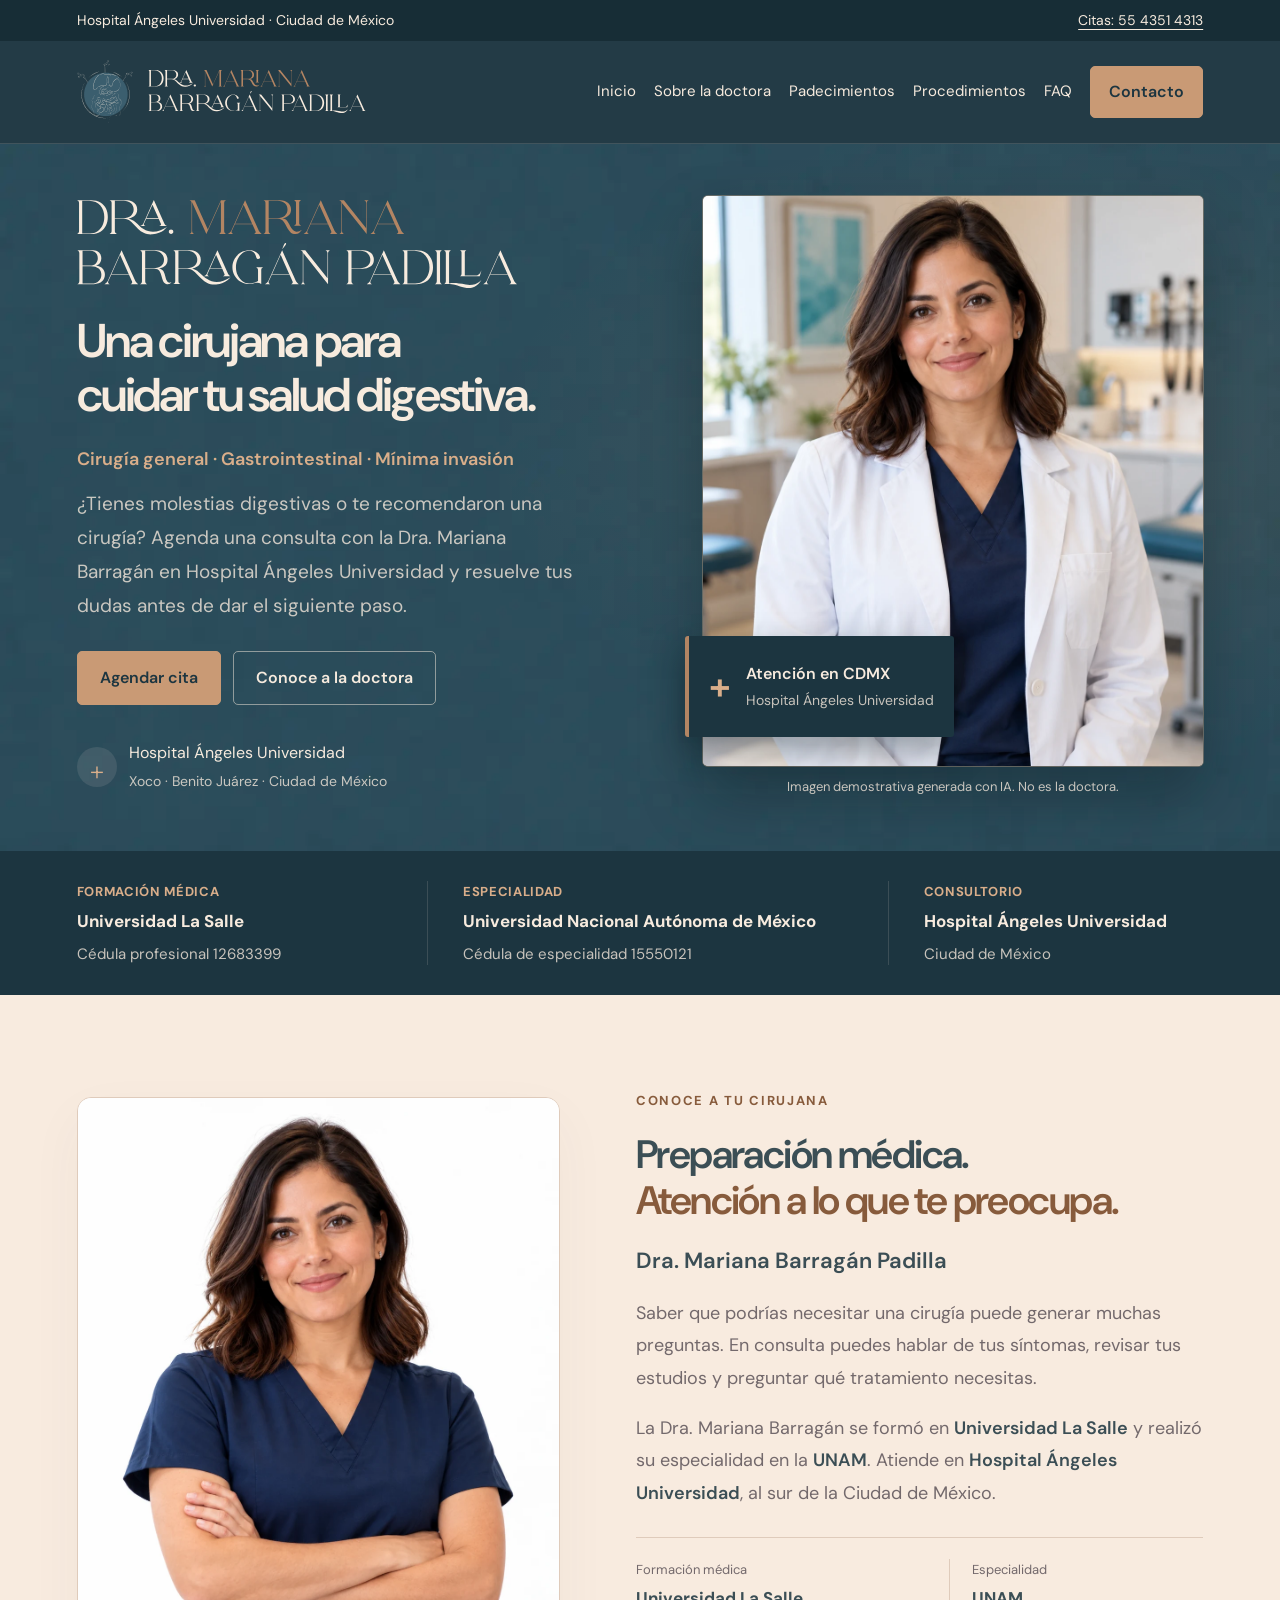
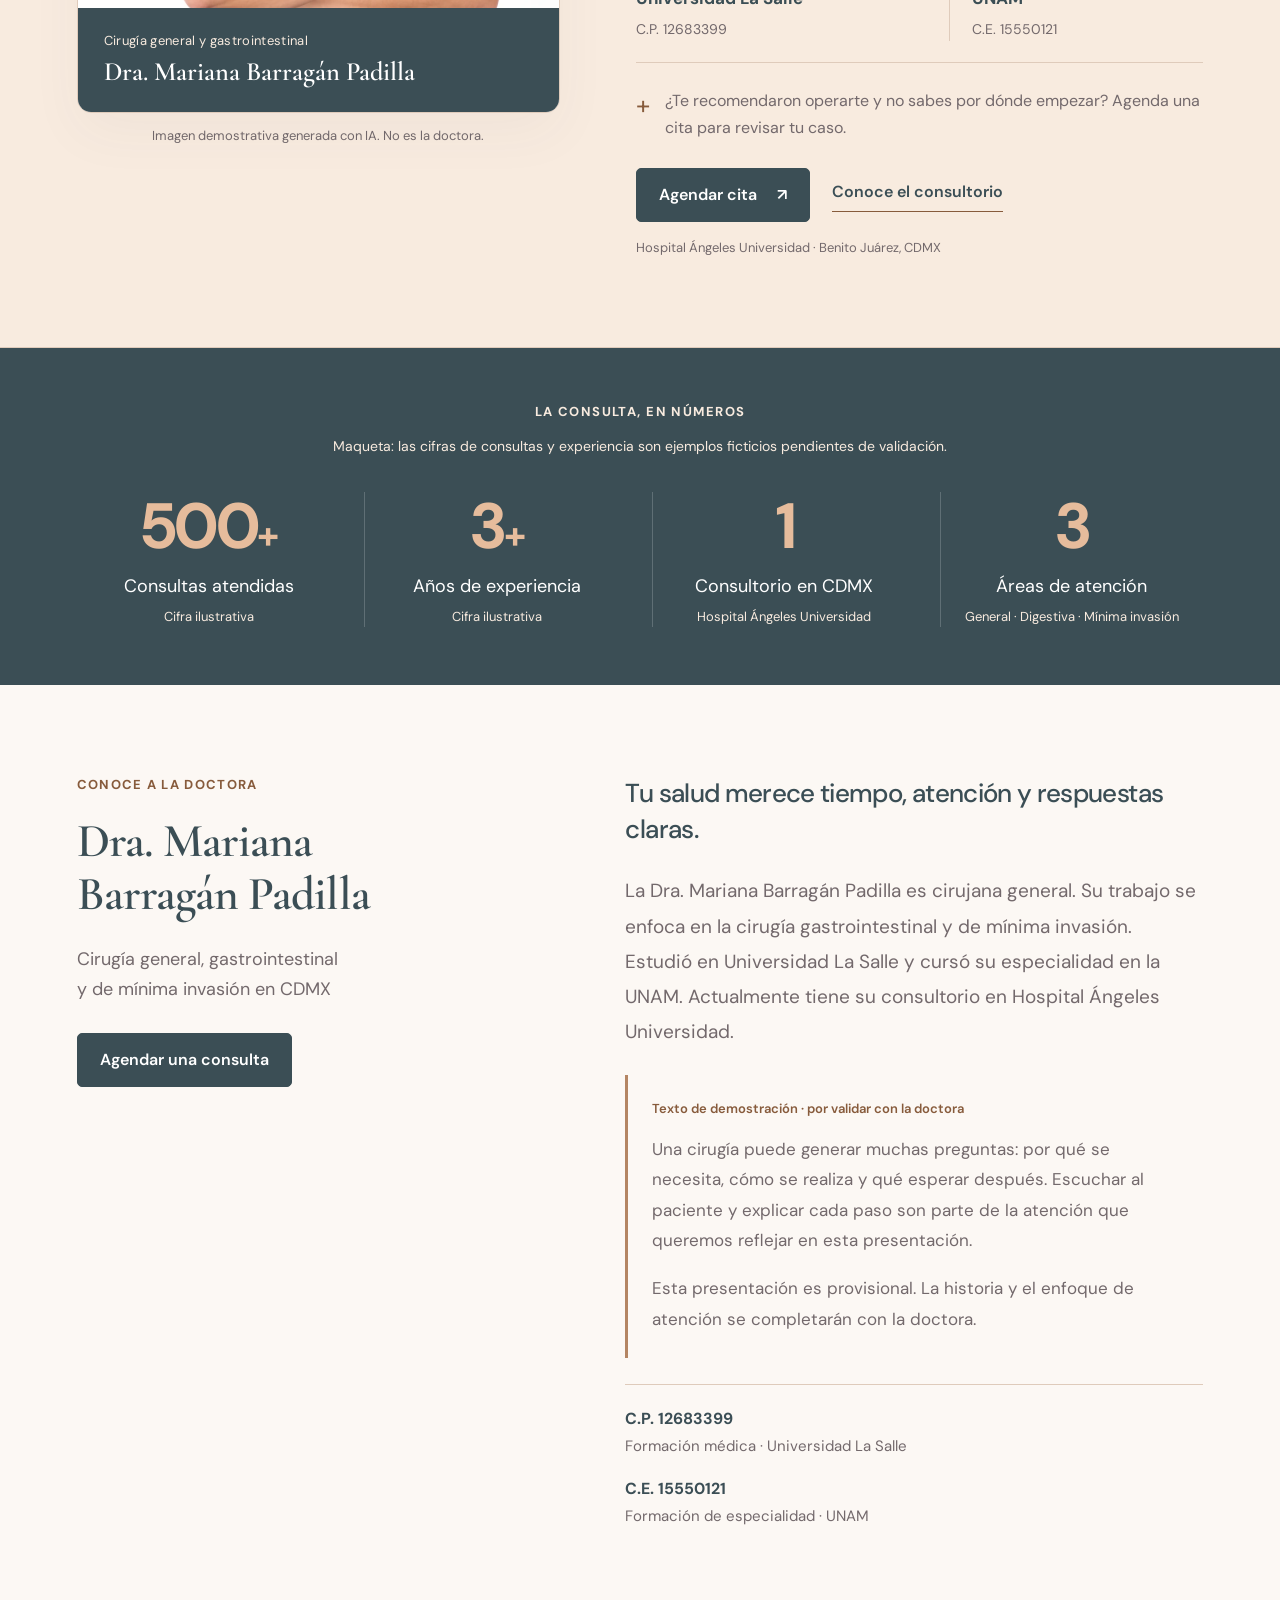
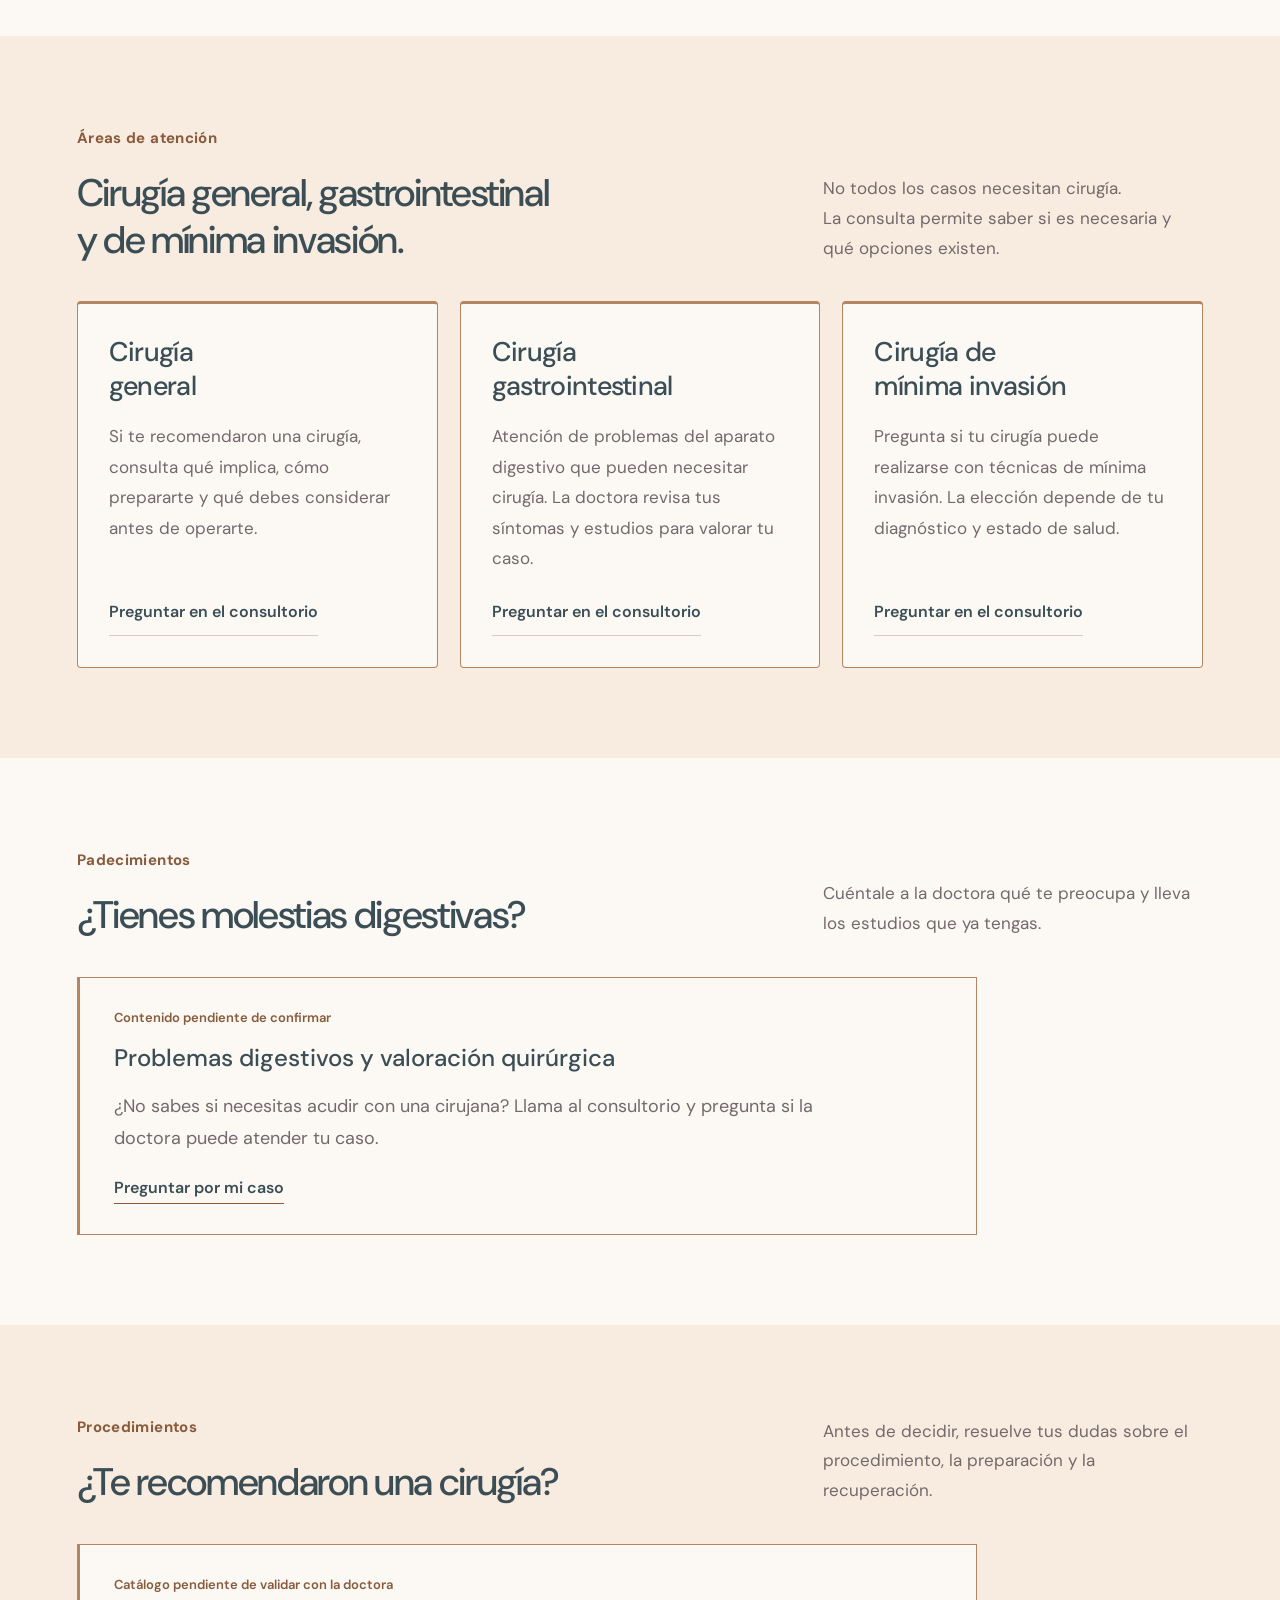
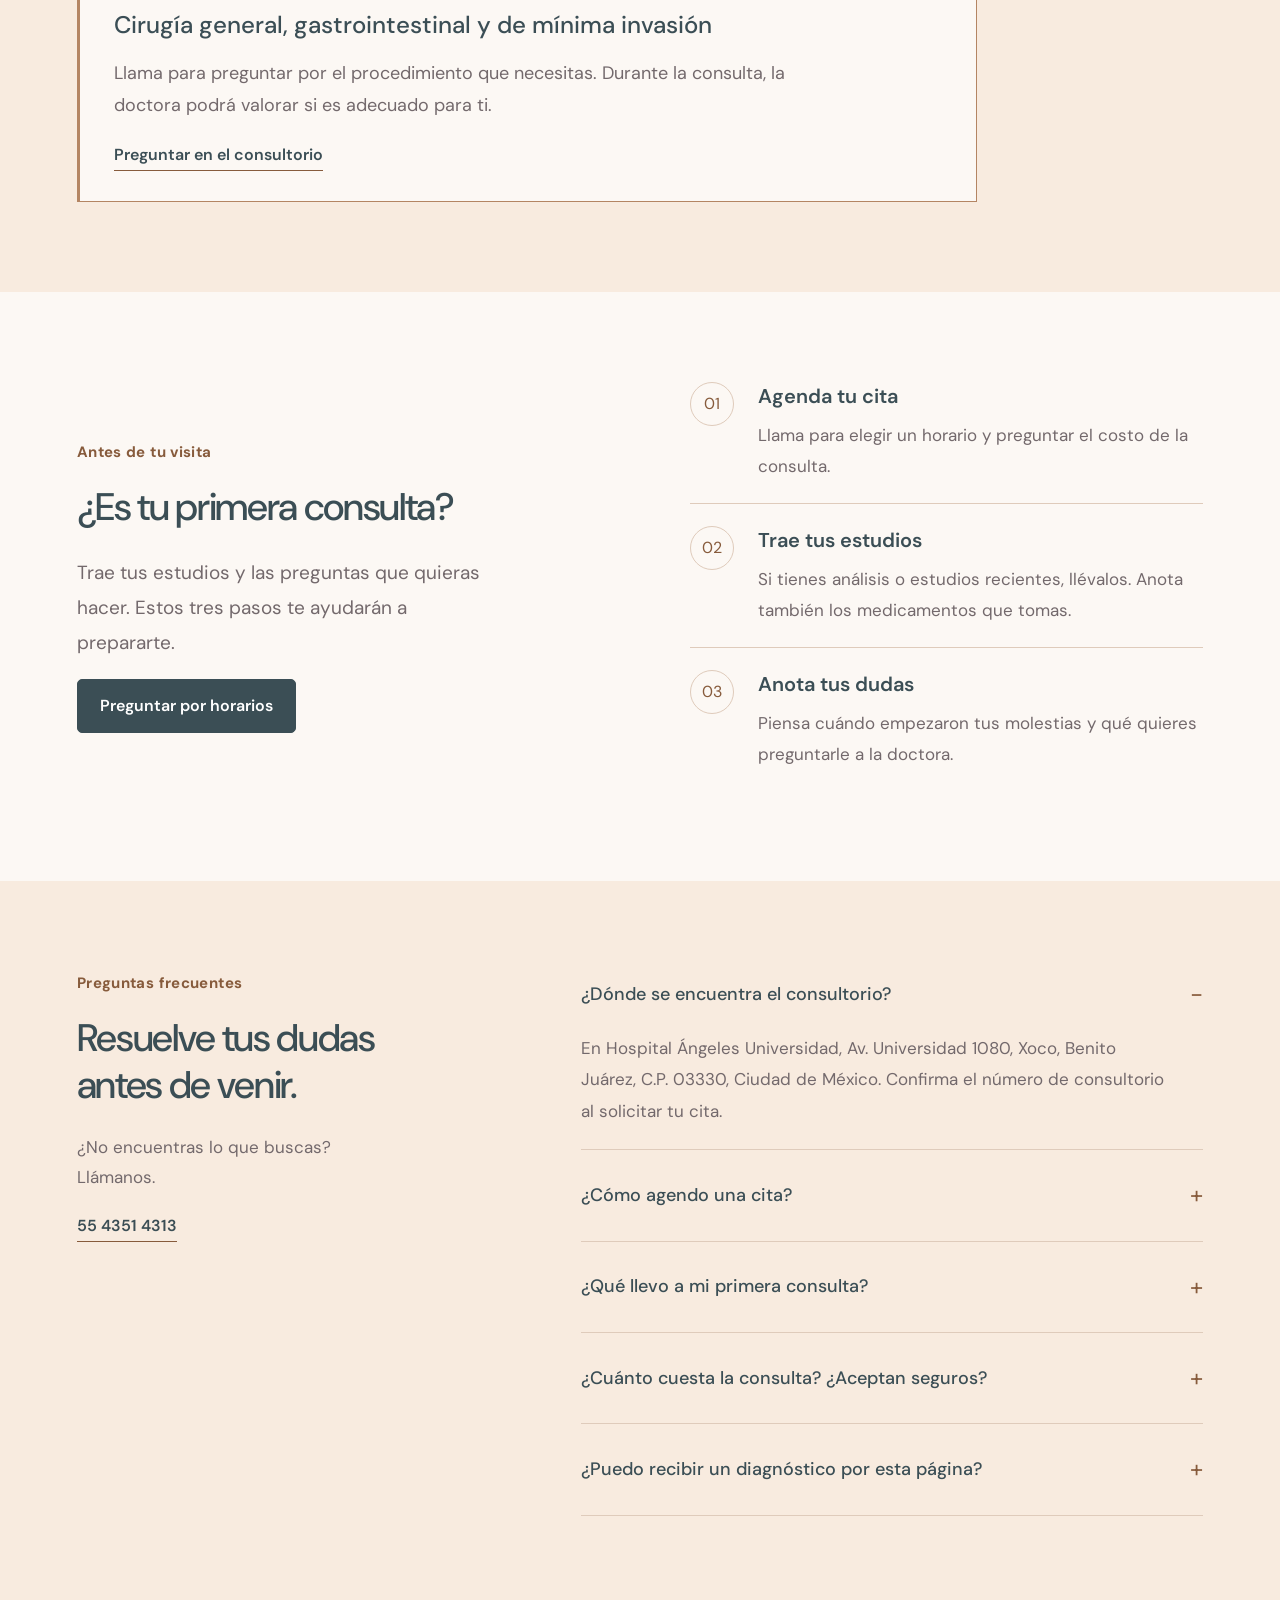
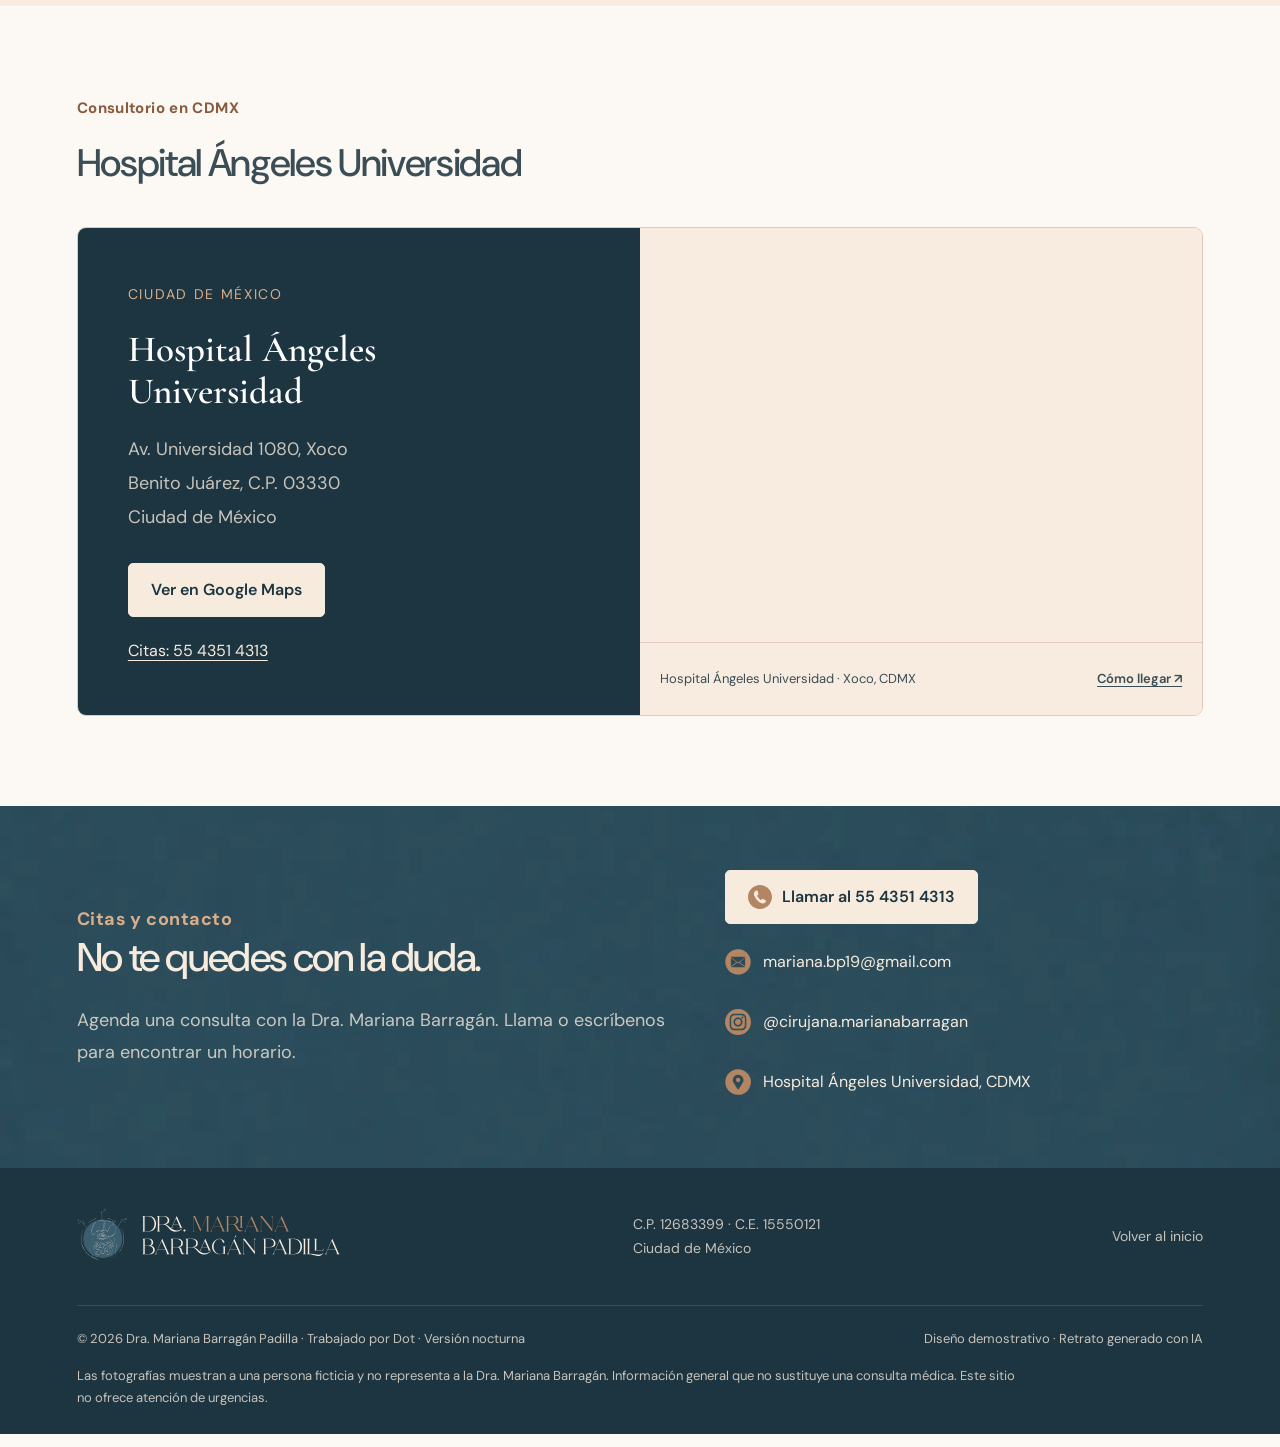
<file: nocturna/index.html>
<!doctype html>
<html lang="es"><head><meta charset="utf-8"><meta name="viewport" content="width=device-width,initial-scale=1"><title>Dra. Mariana Barragán | Cirugía general en CDMX</title><meta name="description" content="Cirugía general, gastrointestinal y de mínima invasión. Dra. Mariana Barragán Padilla, Hospital Ángeles Universidad, Ciudad de México."><meta name="theme-color" content="#21404c"><meta name="robots" content="noindex,nofollow"><link rel="icon" href="favicon.svg"><link rel="preconnect" href="https://fonts.googleapis.com"><link rel="preconnect" href="https://fonts.gstatic.com" crossorigin><link rel="stylesheet" href="style.css"><link rel="stylesheet" href="nocturna.css"></head>
<body><a class="skip" href="#contenido">Saltar al contenido</a>
<div class="topbar"><div class="wrap"><span>Hospital Ángeles Universidad · Ciudad de México</span><a href="tel:+525543514313">Citas: 55 4351 4313</a></div></div>
<header><div class="wrap navigation"><a class="brand" href="#inicio"><span class="brand-noche"><img class="brand-iso" src="isotipo-negativo.svg" alt="" width="48" height="55"><img class="brand-nombre" src="nombre-negativo.svg" alt="Dra. Mariana Barragán Padilla" width="171" height="34"></span></a><button class="menu-toggle" aria-label="Abrir menú" aria-expanded="false" aria-controls="menu">Menú <span>☰</span></button><nav id="menu" aria-label="Principal"><a href="#inicio">Inicio</a><a href="#trayectoria">Sobre la doctora</a><a href="#padecimientos">Padecimientos</a><a href="#procedimientos">Procedimientos</a><a href="#preguntas">FAQ</a><a class="button compact" href="#contacto">Contacto</a></nav></div></header>
<main id="contenido"><section class="hero" id="inicio"><div class="wrap hero-grid"><div class="hero-copy"><p class="hero-wordmark"><img src="nombre-negativo.svg" alt="Dra. Mariana Barragán Padilla" width="440" height="87"></p><h1>Una cirujana para<br>cuidar tu salud digestiva.</h1><p class="doctor-name">Cirugía general · Gastrointestinal · Mínima invasión</p><p class="lead">¿Tienes molestias digestivas o te recomendaron una cirugía? Agenda una consulta con la Dra. Mariana Barragán en Hospital Ángeles Universidad y resuelve tus dudas antes de dar el siguiente paso.</p><div class="actions"><a class="button" href="tel:+525543514313">Agendar cita</a><a class="button secondary" href="#perfil">Conoce a la doctora</a></div><div class="hero-note"><span class="plus" aria-hidden="true">+</span><span>Hospital Ángeles Universidad<small>Xoco · Benito Juárez · Ciudad de México</small></span></div></div><figure class="portrait"><img src="doctora-demo.webp" alt="Retrato demostrativo de una médica ficticia generado con inteligencia artificial" width="1024" height="1280" fetchpriority="high"><figcaption>Imagen demostrativa generada con IA. No es la doctora.</figcaption><div class="portrait-card"><span class="card-symbol" aria-hidden="true">+</span><div>Atención en CDMX<small>Hospital Ángeles Universidad</small></div></div></figure></div></section>
<section class="credentials-strip" aria-label="Datos profesionales"><div class="wrap credentials-grid"><div><small>FORMACIÓN MÉDICA</small><strong>Universidad La Salle</strong><span>Cédula profesional 12683399</span></div><div><small>ESPECIALIDAD</small><strong>Universidad Nacional Autónoma de México</strong><span>Cédula de especialidad 15550121</span></div><div><small>CONSULTORIO</small><strong>Hospital Ángeles Universidad</strong><span>Ciudad de México</span></div></div></section>
<section class="profile-section" id="perfil"><div class="section wrap profile">
<figure class="profile-photo"><div class="profile-photo-frame"><img src="doctora-perfil.webp" alt="Retrato demostrativo de una cirujana ficticia con uniforme azul, generado con inteligencia artificial" width="1086" height="1448" loading="lazy"><div class="profile-photo-label"><span>Cirugía general y gastrointestinal</span><strong>Dra. Mariana Barragán Padilla</strong></div></div><figcaption>Imagen demostrativa generada con IA. No es la doctora.</figcaption></figure>
<div class="profile-copy"><p class="eyebrow">Conoce a tu cirujana</p><h2>Preparación médica.<br><em>Atención a lo que te preocupa.</em></h2><p class="profile-name">Dra. Mariana Barragán Padilla</p><p class="body-copy">Saber que podrías necesitar una cirugía puede generar muchas preguntas. En consulta puedes hablar de tus síntomas, revisar tus estudios y preguntar qué tratamiento necesitas.</p><p class="body-copy">La Dra. Mariana Barragán se formó en <strong>Universidad La Salle</strong> y realizó su especialidad en la <strong>UNAM</strong>. Atiende en <strong>Hospital Ángeles Universidad</strong>, al sur de la Ciudad de México.</p>
<div class="profile-credentials" aria-label="Formación y ubicación"><div><span>Formación médica</span><strong>Universidad La Salle</strong><small>C.P. 12683399</small></div><div><span>Especialidad</span><strong>UNAM</strong><small>C.E. 15550121</small></div></div>
<div class="profile-invitation"><span aria-hidden="true">+</span><p>¿Te recomendaron operarte y no sabes por dónde empezar? Agenda una cita para revisar tu caso.</p></div>
<div class="profile-actions"><a class="button" href="tel:+525543514313">Agendar cita <span aria-hidden="true">↗</span></a><a class="text-link" href="#ubicacion">Conoce el consultorio</a></div><p class="profile-location">Hospital Ángeles Universidad · Benito Juárez, CDMX</p></div></div></section>
<section class="practice-numbers" aria-labelledby="numbers-title"><div class="wrap"><p class="eyebrow" id="numbers-title">La consulta, en números</p><p class="demo-note">Maqueta: las cifras de consultas y experiencia son ejemplos ficticios pendientes de validación.</p><div class="numbers-grid"><div><strong>500<span>+</span></strong><p>Consultas atendidas</p><small>Cifra ilustrativa</small></div><div><strong>3<span>+</span></strong><p>Años de experiencia</p><small>Cifra ilustrativa</small></div><div><strong>1</strong><p>Consultorio en CDMX</p><small>Hospital Ángeles Universidad</small></div><div><strong>3</strong><p>Áreas de atención</p><small>General · Digestiva · Mínima invasión</small></div></div></div></section>
<section class="section wrap biography" id="trayectoria"><div class="biography-title"><p class="eyebrow">Conoce a la doctora</p><h2>Dra. Mariana<br>Barragán Padilla</h2><p class="biography-specialty">Cirugía general, gastrointestinal<br>y de mínima invasión en CDMX</p><a class="button" href="#contacto">Agendar una consulta</a></div><div class="biography-content"><p class="biography-lead">Tu salud merece tiempo, atención y respuestas claras.</p><p class="body-copy">La Dra. Mariana Barragán Padilla es cirujana general. Su trabajo se enfoca en la cirugía gastrointestinal y de mínima invasión. Estudió en Universidad La Salle y cursó su especialidad en la UNAM. Actualmente tiene su consultorio en Hospital Ángeles Universidad.</p><div class="biography-draft"><span class="draft-label">Texto de demostración · por validar con la doctora</span><p>Una cirugía puede generar muchas preguntas: por qué se necesita, cómo se realiza y qué esperar después. Escuchar al paciente y explicar cada paso son parte de la atención que queremos reflejar en esta presentación.</p><p>Esta presentación es provisional. La historia y el enfoque de atención se completarán con la doctora.</p></div><div class="biography-licenses"><p><strong>C.P. 12683399</strong><span>Formación médica · Universidad La Salle</span></p><p><strong>C.E. 15550121</strong><span>Formación de especialidad · UNAM</span></p></div></div></section>
<section class="specialties section" id="especialidades"><div class="wrap"><div class="section-heading"><div><p class="eyebrow">Áreas de atención</p><h2>Cirugía general, gastrointestinal<br>y de mínima invasión.</h2></div><p>No todos los casos necesitan cirugía.<br>La consulta permite saber si es necesaria y qué opciones existen.</p></div><div class="specialty-grid"><article><h3>Cirugía<br>general</h3><p>Si te recomendaron una cirugía, consulta qué implica, cómo prepararte y qué debes considerar antes de operarte.</p><a href="#contacto">Preguntar en el consultorio</a></article><article><h3>Cirugía<br>gastrointestinal</h3><p>Atención de problemas del aparato digestivo que pueden necesitar cirugía. La doctora revisa tus síntomas y estudios para valorar tu caso.</p><a href="#contacto">Preguntar en el consultorio</a></article><article><h3>Cirugía de<br>mínima invasión</h3><p>Pregunta si tu cirugía puede realizarse con técnicas de mínima invasión. La elección depende de tu diagnóstico y estado de salud.</p><a href="#contacto">Preguntar en el consultorio</a></article></div></div></section>
<section class="section wrap clinical-menu" id="padecimientos"><div class="section-heading"><div><p class="eyebrow">Padecimientos</p><h2>¿Tienes molestias digestivas?</h2></div><p>Cuéntale a la doctora qué te preocupa y lleva los estudios que ya tengas.</p></div><div class="pending-catalog"><span class="draft-label">Contenido pendiente de confirmar</span><h3>Problemas digestivos y valoración quirúrgica</h3><p>¿No sabes si necesitas acudir con una cirujana? Llama al consultorio y pregunta si la doctora puede atender tu caso.</p><a class="text-link" href="#contacto">Preguntar por mi caso</a></div></section>
<section class="procedures-section" id="procedimientos"><div class="section wrap"><div class="section-heading"><div><p class="eyebrow">Procedimientos</p><h2>¿Te recomendaron una cirugía?</h2></div><p>Antes de decidir, resuelve tus dudas sobre el procedimiento, la preparación y la recuperación.</p></div><div class="pending-catalog"><span class="draft-label">Catálogo pendiente de validar con la doctora</span><h3>Cirugía general, gastrointestinal y de mínima invasión</h3><p>Llama para preguntar por el procedimiento que necesitas. Durante la consulta, la doctora podrá valorar si es adecuado para ti.</p><a class="text-link" href="#contacto">Preguntar en el consultorio</a></div></div></section>
<section class="section wrap preparation"><div><p class="eyebrow">Antes de tu visita</p><h2>¿Es tu primera consulta?</h2><p class="body-copy">Trae tus estudios y las preguntas que quieras hacer. Estos tres pasos te ayudarán a prepararte.</p><a class="button" href="tel:+525543514313">Preguntar por horarios</a></div><div class="steps"><article><span>01</span><div><h3>Agenda tu cita</h3><p>Llama para elegir un horario y preguntar el costo de la consulta.</p></div></article><article><span>02</span><div><h3>Trae tus estudios</h3><p>Si tienes análisis o estudios recientes, llévalos. Anota también los medicamentos que tomas.</p></div></article><article><span>03</span><div><h3>Anota tus dudas</h3><p>Piensa cuándo empezaron tus molestias y qué quieres preguntarle a la doctora.</p></div></article></div></section>
<section class="faq section" id="preguntas"><div class="wrap faq-grid"><div><p class="eyebrow">Preguntas frecuentes</p><h2>Resuelve tus dudas antes de venir.</h2><p>¿No encuentras lo que buscas? Llámanos.</p><a class="text-link" href="tel:+525543514313">55 4351 4313</a></div><div class="questions"><details open><summary>¿Dónde se encuentra el consultorio?</summary><p>En Hospital Ángeles Universidad, Av. Universidad 1080, Xoco, Benito Juárez, C.P. 03330, Ciudad de México. Confirma el número de consultorio al solicitar tu cita.</p></details><details><summary>¿Cómo agendo una cita?</summary><p>Llama al 55 4351 4313 o escribe a mariana.bp19@gmail.com. En el consultorio te confirmarán el horario y los datos de tu cita.</p></details><details><summary>¿Qué llevo a mi primera consulta?</summary><p>Lleva los estudios que tengas y una lista de los medicamentos que tomas. Si necesitas alguna preparación, te lo indicarán al agendar.</p></details><details><summary>¿Cuánto cuesta la consulta? ¿Aceptan seguros?</summary><p>Llama al consultorio para conocer el costo y preguntar si trabajan con tu aseguradora. Confírmalo antes de acudir.</p></details><details><summary>¿Puedo recibir un diagnóstico por esta página?</summary><p>No. La información del sitio es general y no sustituye una valoración médica. Este sitio no ofrece atención de urgencias.</p></details></div></div></section>
<section class="section wrap location" id="ubicacion"><div class="location-heading"><p class="eyebrow">Consultorio en CDMX</p><h2>Hospital Ángeles Universidad</h2></div><div class="location-card"><div class="address-block"><span class="location-label">CIUDAD DE MÉXICO</span><h3>Hospital Ángeles<br>Universidad</h3><address>Av. Universidad 1080, Xoco<br>Benito Juárez, C.P. 03330<br>Ciudad de México</address><a class="button light" href="https://www.google.com/maps/search/?api=1&amp;query=Hospital+Angeles+Universidad+Av+Universidad+1080+Xoco+Ciudad+de+Mexico" target="_blank" rel="noopener noreferrer">Ver en Google Maps</a><a class="location-call" href="tel:+525543514313">Citas: 55 4351 4313</a></div><div class="location-map"><iframe title="Mapa de Google Maps: Hospital Ángeles Universidad, Av. Universidad 1080, Xoco, Ciudad de México" src="https://maps.google.com/maps?q=Hospital%20Angeles%20Universidad%20Av%20Universidad%201080%20Xoco%20Ciudad%20de%20Mexico&amp;z=16&amp;output=embed" width="600" height="450" loading="lazy" referrerpolicy="no-referrer-when-downgrade" allowfullscreen></iframe><div class="map-caption"><span>Hospital Ángeles Universidad · Xoco, CDMX</span><a href="https://www.google.com/maps/dir/?api=1&amp;destination=Hospital+Angeles+Universidad+Av+Universidad+1080+Xoco+Ciudad+de+Mexico" target="_blank" rel="noopener noreferrer">Cómo llegar ↗</a></div></div></div></section>
<section class="contact" id="contacto"><div class="wrap contact-grid"><div><p class="eyebrow">Citas y contacto</p><h2>No te quedes con la duda.</h2><p>Agenda una consulta con la Dra. Mariana Barragán. Llama o escríbenos para encontrar un horario.</p></div><div class="contact-links"><a class="button light" href="tel:+525543514313"><img src="icono-telefono.svg" alt="" width="24" height="24">Llamar al 55 4351 4313</a><a class="con-icono" href="mailto:mariana.bp19@gmail.com"><img src="icono-correo.svg" alt="" width="26" height="26">mariana.bp19@gmail.com</a><a class="con-icono" href="https://www.instagram.com/cirujana.marianabarragan/" target="_blank" rel="noopener noreferrer"><img src="icono-instagram.svg" alt="" width="26" height="26">@cirujana.marianabarragan</a><a class="con-icono" href="#ubicacion"><img src="icono-ubicacion.svg" alt="" width="26" height="26">Hospital Ángeles Universidad, CDMX</a></div></div></section></main>
<footer class="wrap"><div class="footer-main"><a class="brand" href="#inicio"><span class="brand-noche"><img class="brand-iso" src="isotipo-negativo.svg" alt="" width="44" height="50"><img class="brand-nombre" src="nombre-negativo.svg" alt="Dra. Mariana Barragán Padilla" width="156" height="31"></span></a><p>C.P. 12683399 · C.E. 15550121<br>Ciudad de México</p><a href="#inicio">Volver al inicio</a></div><div class="footer-bottom"><span>© 2026 Dra. Mariana Barragán Padilla · Trabajado por Dot · Versión nocturna</span><span>Diseño demostrativo · Retrato generado con IA</span></div><p class="disclaimer">Las fotografías muestran a una persona ficticia y no representa a la Dra. Mariana Barragán. Información general que no sustituye una consulta médica. Este sitio no ofrece atención de urgencias.</p></footer><script src="app.js"></script></body></html>
</file>
<file: style.css>
@import url('https://fonts.googleapis.com/css2?family=DM+Sans:wght@400;500;600;700&family=Cormorant+Garamond:ital,wght@0,500;0,600;1,500;1,600&display=swap');
:root{--ink:#3b4e55;--copper:#875b3c;--muted:#73696c;--pale:#f8ebdf;--line:#dfcbbb;--serif:'Cormorant Garamond',Georgia,serif;--sans:'DM Sans',Arial,sans-serif}*{box-sizing:border-box}html{scroll-behavior:smooth;scroll-padding-top:110px}body{margin:0;color:var(--ink);background:#fff;font:16px/1.7 var(--sans)}a{color:inherit;text-decoration:none}button{font:inherit}img{display:block;max-width:100%;height:auto}a,button,summary{-webkit-tap-highlight-color:transparent}a:focus-visible,button:focus-visible,summary:focus-visible{outline:3px solid var(--copper);outline-offset:5px}::selection{background:#ecdbcf}.wrap{width:min(1200px,88%);margin:auto}.skip{position:fixed;top:-100px;background:white;padding:15px;z-index:100}.skip:focus{top:0}.topbar{background:var(--ink);color:white;font-size:0.8125rem;padding:8px 0}.topbar .wrap{display:flex;justify-content:space-between;gap:20px}header{position:sticky;top:0;z-index:20;background:#fcf8f4fa;border-bottom:1px solid var(--line)}.navigation{min-height:95px;display:flex;align-items:center;justify-content:space-between;gap:25px}.brand{display:flex;align-items:center;gap:12px;flex-shrink:0}.brand img{width:47px;height:58px;object-fit:contain}.brand>span{font:600 25px/1.15 var(--serif)}.brand small{display:block;font:500 10px/1.8 var(--sans);letter-spacing:.1em;margin-top:5px}nav{display:flex;gap:25px;align-items:center;font-size:0.875rem}nav>a:hover{color:var(--copper)}.button{display:inline-flex;align-items:center;justify-content:center;min-height:52px;padding:13px 23px;background:var(--ink);color:#fff;border:1px solid var(--ink);border-radius:5px;font-size:0.875rem;font-weight:600;transition:background .2s,transform .2s}.button:hover{background:#293c43;color:#fff;transform:translateY(-2px)}.button.compact{padding:10px 18px;min-height:43px}.button.secondary{background:transparent;color:var(--ink);border-color:#a68b78}.button.secondary:hover{background:#ecdbcf}.button.light{background:white;color:var(--ink);border-color:white}.menu-toggle{display:none}.hero{background:linear-gradient(110deg,#f8ebdf 0%,#f8ebdf 56%,#f8ebdf 56%);overflow:hidden}.hero-grid{display:grid;grid-template-columns:1.08fr 1fr;gap:64px;align-items:center;padding-top:54px;padding-bottom:60px}.eyebrow{font-size:0.75rem;letter-spacing:.15em;line-height:1.6;font-weight:700;color:var(--copper);margin:0 0 20px}.rule{display:inline-block;width:25px;height:1px;background:var(--copper);vertical-align:middle;margin-right:9px}h1,h2,h3,p,figure{margin-top:0}h1{font:600 clamp(47px,4.5vw,68px)/1.05 var(--serif);letter-spacing:-.03em;margin-bottom:24px}em{font-weight:500;color:var(--copper)}.doctor-name{font-size:1.1875rem;font-weight:600;margin:0 0 13px}.lead{color:var(--muted);max-width:460px;font-size:1rem;line-height:1.8;margin-bottom:28px}.actions{display:flex;gap:12px;flex-wrap:wrap}.hero-note{display:flex;align-items:center;gap:12px;margin-top:34px;font-size:0.875rem}.hero-note small{display:block;color:var(--muted);font-size:0.75rem;margin-top:2px}.plus{font:35px var(--serif);width:40px;height:40px;background:white;border-radius:50%;text-align:center}.portrait{position:relative;margin:0;padding-bottom:33px}.portrait>img{width:100%;height:550px;object-fit:cover;object-position:center 30%;border-radius:110px 12px 12px 12px;background:#ecdbcf}.portrait figcaption{position:absolute;bottom:0;left:0;width:100%;font-size:0.75rem;color:#73696c;text-align:center}.portrait-card{position:absolute;left:-25px;bottom:62px;background:white;padding:18px 22px;display:flex;align-items:center;gap:15px;box-shadow:0 12px 35px #3b4e5515;border-radius:7px;font-size:0.9375rem;font-weight:600}.portrait-card small{font-size:0.75rem;display:block;color:var(--muted);font-weight:400}.card-symbol{font-size:2.125rem;color:var(--copper)}.credentials-strip{border-bottom:1px solid var(--line)}.credentials-grid{display:grid;grid-template-columns:1fr 1.35fr 1fr;padding:27px 0;gap:35px}.credentials-grid>div+div{border-left:1px solid var(--line);padding-left:35px}.credentials-grid small{display:block;font-size:0.6875rem;letter-spacing:.12em;color:var(--copper);font-weight:700;margin-bottom:6px}.credentials-grid strong{display:block;font-size:0.9375rem;line-height:1.5}.credentials-grid span{display:block;color:var(--muted);font-size:0.75rem;margin-top:4px}.section{padding-top:100px;padding-bottom:100px}h2{font:500 clamp(36px,3.6vw,50px)/1.1 var(--serif);letter-spacing:-.02em;margin-bottom:24px}h3{font:600 30px/1.12 var(--serif)}.body-copy{color:var(--muted);line-height:1.9;margin-bottom:19px}.profile{display:grid;grid-template-columns:.92fr 1.08fr;gap:90px;align-items:center}.profile-art{background:#fcf8f4;border-radius:8px;padding:35px}.logo-panel{display:grid;place-items:center;height:340px}.logo-panel img{height:300px;width:auto;object-fit:contain;mix-blend-mode:multiply}.profile-caption{padding-top:28px;border-top:1px solid #dfcbbb;text-align:center}.profile-caption span{font:600 25px var(--serif)}.profile-caption small{display:block;font-size:0.75rem;margin-top:7px}.education{margin:25px 0}.education>div{display:flex;gap:17px;padding:12px 0}.education>div>span{color:var(--copper);font-size:0.8125rem;margin-top:4px}.education p{margin:0;font-size:0.875rem;color:var(--muted)}.education strong{display:block;color:var(--ink);font-weight:600}.text-link{font-size:0.875rem;font-weight:600;border-bottom:1px solid var(--copper);padding-bottom:5px}.specialties{background:var(--pale)}.section-heading{display:flex;justify-content:space-between;align-items:end;gap:70px;margin-bottom:38px}.section-heading h2{margin-bottom:0}.section-heading>p{max-width:350px;color:var(--muted);margin:0;font-size:0.9375rem}.specialty-grid{display:grid;grid-template-columns:repeat(3,1fr);gap:22px}.specialty-grid article{background:white;border:1px solid var(--line);padding:32px;border-radius:8px}.index{color:var(--copper);font-size:0.8125rem;display:block;margin-bottom:25px}.specialty-grid h3{font-size:2.125rem;margin-bottom:18px}.specialty-grid p{font-size:0.9375rem;color:var(--muted);margin-bottom:25px}.specialty-grid a{font-size:0.875rem;font-weight:600;border-bottom:1px solid #dfcbbb;padding-bottom:5px}.preparation{display:grid;grid-template-columns:1fr 1fr;gap:100px;align-items:center}.preparation .body-copy{max-width:410px}.steps article{display:flex;gap:24px;padding:22px 0;border-bottom:1px solid var(--line)}.steps article:first-child{padding-top:0}.steps article:last-child{border:0}.steps article>span{border:1px solid #dfcbbb;border-radius:50%;height:44px;min-width:44px;display:grid;place-items:center;font-size:0.875rem;color:var(--copper)}.steps h3{font-family:var(--sans);font-size:1.125rem;margin-bottom:10px}.steps p{font-size:0.9375rem;color:var(--muted);margin:0}.faq{background:#fcf8f4}.faq-grid{display:grid;grid-template-columns:.8fr 1.2fr;gap:90px}.faq-grid>div>p:not(.eyebrow){max-width:290px;color:var(--muted);font-size:0.9375rem}.questions details{border-bottom:1px solid #dfcbbb;padding:20px 0}.questions details:first-child{padding-top:0}.questions summary{cursor:pointer;list-style:none;display:flex;align-items:center;justify-content:space-between;gap:20px;font-size:1rem;font-weight:500}.questions summary::-webkit-details-marker{display:none}.questions summary:after{content:'+';font-size:1.5rem;font-weight:400;color:var(--copper)}.questions details[open] summary:after{content:'−'}.questions p{color:var(--muted);font-size:0.9375rem;margin:15px 30px 0 0;line-height:1.8}.location-heading{text-align:center;margin-bottom:40px}.location-card{display:grid;grid-template-columns:1fr 1fr;border-radius:9px;overflow:hidden;border:1px solid var(--line)}.address-block{background:var(--ink);color:white;padding:50px}.location-label{font-size:0.75rem;color:#f8ebdf;letter-spacing:.12em}.address-block h3{font-size:2.3125rem;margin:20px 0}.address-block address{font-style:normal;color:#f8ebdf;font-size:1rem;line-height:1.9;margin-bottom:28px}.visit-info{padding:50px;background:var(--pale);display:flex;flex-direction:column;justify-content:center}.visit-info h3{font-size:2.25rem;margin-bottom:20px}.visit-info p:not(.eyebrow){color:var(--muted);max-width:330px;font-size:0.9375rem}.large-phone{font:500 36px var(--serif);margin:8px 0}.visit-info>span{font-size:0.75rem;color:var(--muted);max-width:275px}.contact{padding:64px 0;background:var(--ink);color:white}.contact-grid{display:grid;grid-template-columns:1.25fr 1fr;gap:50px;align-items:center}.contact .eyebrow{color:#f8ebdf}.contact h2{font-size:2.75rem}.contact h2 em{color:#f8ebdf}.contact p{color:#f8ebdf;margin-bottom:0}.contact-links{display:flex;flex-direction:column;align-items:flex-start;gap:16px}.contact-links>a:not(.button){font-size:0.875rem;overflow-wrap:anywhere}.footer-main{padding:40px 0;display:flex;justify-content:space-between;align-items:center;gap:30px}.footer-main p{color:var(--muted);font-size:0.75rem;margin:0}.footer-main>a:last-child{font-size:0.75rem}.footer-bottom{display:flex;justify-content:space-between;gap:20px;font-size:0.75rem;border-top:1px solid var(--line);padding-top:22px;color:var(--muted)}.disclaimer{font-size:0.75rem;color:var(--muted);line-height:1.7;padding-bottom:25px;margin-top:15px;max-width:950px}@media(min-width:1500px){.hero-grid{padding-top:70px;padding-bottom:70px}}@media(max-width:1050px){nav{gap:16px}.brand>span{font-size:1.375rem}.brand img{width:38px}.hero-grid{gap:35px}.portrait>img{height:520px}.actions{gap:10px}.actions .button{padding:12px 16px}.profile{gap:45px}.preparation,.faq-grid{gap:45px}.section-heading{gap:30px}.specialty-grid article{padding:26px}.contact h2{font-size:2.4375rem}}@media(max-width:820px){.wrap{width:90%}.topbar{font-size:0.75rem}.navigation{min-height:80px}.menu-toggle{display:flex;gap:12px;align-items:center;background:white;border:1px solid var(--line);padding:8px 12px;border-radius:4px;font-size:0.875rem;color:var(--ink)}nav{display:none;position:absolute;top:80px;left:0;right:0;background:white;padding:25px 5%;box-shadow:0 15px 20px #3b4e5510;align-items:stretch}nav.open{display:flex;flex-direction:column}nav>a{padding:7px 0}.hero-grid{gap:25px}.hero-copy h1{font-size:3rem}.portrait>img{height:490px}.portrait-card{left:-10px;padding:12px;font-size:0.75rem;gap:9px}.portrait-card small{font-size:0.75rem}.portrait figcaption{font-size:0.75rem;line-height:1.4}.portrait{padding-bottom:45px}.portrait-card{bottom:66px}.hero-note{font-size:0.75rem}.hero-note small{font-size:0.75rem}.credentials-grid{gap:20px}.credentials-grid>div+div{padding-left:20px}.credentials-grid strong{font-size:0.8125rem}.credentials-grid span{font-size:0.75rem}.profile{gap:35px}.profile-art{padding:20px}.logo-panel{height:290px}.logo-panel img{height:245px}.profile-caption span{font-size:1.375rem}.specialty-grid{gap:14px}.specialty-grid article{padding:22px}.specialty-grid h3{font-size:1.8125rem}.section{padding:75px 0}.address-block,.visit-info{padding:32px}.footer-main .brand small{font-size:0.5625rem}}@media(max-width:620px){html{scroll-padding-top:88px}.topbar .wrap>span{display:none}.topbar .wrap{justify-content:center}.brand>span{font-size:1.4375rem}.brand small{font-size:0.5625rem}.hero{background:var(--pale)}.hero-grid{grid-template-columns:1fr;padding-top:38px;padding-bottom:30px;gap:35px}.hero-copy h1{font-size:clamp(43px,11vw,59px)}.hero-copy .eyebrow{font-size:0.6875rem}.lead{max-width:none}.doctor-name{font-size:1.0625rem}.hero-note{margin-top:26px;font-size:0.875rem}.hero-note small{font-size:0.75rem}.portrait{max-width:470px;width:100%;margin:auto}.portrait>img{height:auto;aspect-ratio:4/4.5;object-position:center 27%;border-top-left-radius:75px}.portrait-card{left:14px;bottom:65px;font-size:0.875rem;padding:15px}.portrait figcaption{bottom:9px}.credentials-grid{grid-template-columns:1fr;padding:20px 0;gap:0}.credentials-grid>div{padding:16px 0;display:block}.credentials-grid>div+div{border-left:0;border-top:1px solid var(--line);padding-left:0}.credentials-grid strong{font-size:1rem}.credentials-grid small{font-size:0.6875rem}.credentials-grid span{font-size:0.8125rem}.profile,.preparation,.faq-grid,.contact-grid{grid-template-columns:1fr;gap:36px}.profile-art{order:2}.logo-panel{height:270px}.profile-caption{padding-top:20px}.profile-caption small{font-size:0.75rem}.section{padding:60px 0}h2{font-size:2.4375rem}.section-heading{display:block}.section-heading>p{margin-top:24px;font-size:1rem;max-width:none}.section-heading>p br{display:none}.specialty-grid{grid-template-columns:1fr;gap:16px}.specialty-grid article{padding:28px}.specialty-grid h3{font-size:2rem}.specialty-grid h3 br{display:none}.index{margin-bottom:18px}.specialty-grid p{font-size:1rem}.preparation .body-copy{max-width:none}.faq-grid>div>p:not(.eyebrow){max-width:none}.questions summary{font-size:1rem}.questions p{font-size:1rem;margin-right:0}.location-heading{text-align:left}.location-card{grid-template-columns:1fr}.address-block,.visit-info{padding:32px}.contact{padding:48px 0}.contact h2{font-size:2.375rem}.contact-links{gap:17px}.footer-main{align-items:flex-start;flex-direction:column;gap:25px;padding:34px 0}.footer-bottom{flex-direction:column;gap:6px}.footer-main .brand small{font-size:0.625rem}.footer-main p{font-size:0.8125rem}}@media(prefers-reduced-motion:reduce){html{scroll-behavior:auto}.button{transition:none}}

/* Second review: accessible clinical typography and evidence-first hierarchy. */
:root{--muted:#73696c;--copper:#875b3c;--pale:#f8ebdf;--line:#dfcbbb}
body{font-size:1.125rem;line-height:1.75}.topbar{font-size:0.875rem}.navigation{min-height:102px}.brand img{width:60px;height:65px}.brand>span{font-size:1.8125rem}.brand small{font-size:0.75rem;letter-spacing:.05em;line-height:1.6}nav{font-size:1rem;gap:23px}.button,.button.compact{font-size:1rem;min-height:50px;padding:12px 22px}.eyebrow{font-size:0.875rem;letter-spacing:.09em}.hero{background:#f8ebdf;border-bottom:1px solid var(--line)}.hero-grid{grid-template-columns:1.15fr 1fr;gap:52px;padding-top:52px;padding-bottom:52px}.hero-copy h1{font-family:var(--sans);font-size:clamp(39px,3.7vw,54px);line-height:1.14;letter-spacing:-.045em;font-weight:600;margin-bottom:25px}.hero-copy h1 em{font:500 1.08em/1.15 var(--serif);letter-spacing:-.025em;display:inline-block;margin-top:7px}.doctor-name{font-size:1.125rem;line-height:1.55;max-width:470px}.lead{font-size:1.125rem;line-height:1.8;max-width:500px}.hero-note{font-size:1rem}.hero-note small{font-size:0.875rem}.portrait>img{height:570px;border-radius:5px;object-position:center 28%}.portrait-card{left:-18px;font-size:1rem;padding:17px 20px;border-left:4px solid var(--copper);border-radius:3px}.portrait-card small{font-size:0.875rem}.portrait figcaption{font-size:0.8125rem;color:#3b4e55}.card-symbol{font-size:2.375rem}.credentials-grid{padding:30px 0}.credentials-grid small{font-size:0.8125rem;letter-spacing:.05em}.credentials-grid strong{font-size:1.0625rem;line-height:1.5}.credentials-grid span{font-size:0.9375rem;line-height:1.5;margin-top:8px}.section{padding-top:90px;padding-bottom:90px}h2{font-size:clamp(39px,3.7vw,52px);line-height:1.12}.body-copy{font-size:1.125rem;line-height:1.85}.profile{gap:70px}.profile-art{background:#fcf8f4}.profile-caption span{font-size:1.8125rem}.profile-caption small{font-size:0.9375rem;line-height:1.6}.education p{font-size:1rem}.education strong{font-size:1.0625rem}.education>div>span{font-size:0.9375rem}.education>div{padding:15px 0;border-bottom:1px solid var(--line)}.text-link{font-size:1rem}.section-heading>p{font-size:1.0625rem;max-width:380px}.specialty-grid article{border-radius:4px;border-top:3px solid var(--copper);padding:31px}.index{font-size:0.9375rem}.specialty-grid h3{font-family:var(--sans);font-weight:500;font-size:1.6875rem;line-height:1.25;letter-spacing:-.025em;min-height:68px}.specialty-grid p{font-size:1.0625rem;line-height:1.8}.specialty-grid a{font-size:1rem;display:inline-block;min-height:38px}.steps h3{font-size:1.25rem;line-height:1.4}.steps p{font-size:1.0625rem;line-height:1.8}.steps article>span{font-size:1rem}.faq{background:#f8ebdf}.faq-grid>div>p:not(.eyebrow){font-size:1.0625rem;max-width:330px}.questions summary{font-size:1.125rem;line-height:1.6;padding:4px 0}.questions p{font-size:1.0625rem;line-height:1.85}.questions details{padding:22px 0}.location-label{font-size:0.875rem}.address-block address{font-size:1.125rem}.visit-info p:not(.eyebrow){font-size:1.125rem}.visit-info>span{font-size:0.875rem;max-width:none}.large-phone{font-family:var(--sans);font-size:2rem;font-weight:500;letter-spacing:-.025em}.contact p{font-size:1.125rem}.contact-links>a:not(.button){font-size:1rem}.footer-main p,.footer-main>a:last-child{font-size:0.875rem}.footer-bottom,.disclaimer{font-size:0.8125rem}.footer-main .brand small{font-size:0.75rem}
@media(max-width:1100px){nav{gap:16px;font-size:0.9375rem}.brand>span{font-size:1.5625rem}.brand small{font-size:0.6875rem}.brand img{width:48px}.navigation{gap:18px}.button.compact{padding:11px 15px}.hero-grid{gap:34px}.actions .button{padding:12px 17px}.portrait>img{height:550px}.profile,.preparation,.faq-grid{gap:45px}.specialty-grid article{padding:24px}.specialty-grid h3{font-size:1.5625rem}.section-heading{gap:35px}}
@media(max-width:950px){.navigation{min-height:90px}.menu-toggle{display:flex;gap:12px;align-items:center;background:white;border:1px solid #a68b78;padding:10px 15px;min-height:48px;border-radius:4px;font-size:1rem;color:var(--ink)}nav{display:none;position:absolute;top:90px;left:0;right:0;background:white;padding:25px 5%;box-shadow:0 15px 20px #3b4e5510;align-items:stretch;font-size:1.0625rem}nav.open{display:flex;flex-direction:column;gap:12px}nav>a{padding:8px 0}.hero-copy h1{font-size:2.375rem}.hero-grid{gap:30px}.portrait>img{height:530px}.portrait-card{font-size:0.875rem;padding:13px;left:-10px}.portrait-card small{font-size:0.8125rem}.credentials-grid{gap:20px}.credentials-grid>div+div{padding-left:20px}.credentials-grid strong{font-size:1rem}.credentials-grid span{font-size:0.875rem}.profile{grid-template-columns:.8fr 1.2fr;gap:35px}.profile-art{padding:22px}.profile-caption small{font-size:0.875rem}.section-heading{align-items:start}.specialty-grid h3{font-size:1.5rem}.specialty-grid article{padding:21px}.specialty-grid p{font-size:1.0625rem}.contact-grid{grid-template-columns:1fr 1fr;gap:35px}.footer-main .brand>span{font-size:1.5625rem}.footer-main .brand small{font-size:0.625rem}}
@media(max-width:700px){.hero-grid{grid-template-columns:1fr;gap:36px}.hero-copy h1{font-size:clamp(37px,6.6vw,49px);max-width:600px}.lead{max-width:580px}.portrait{max-width:500px;width:100%;margin:auto;padding-bottom:45px}.portrait>img{height:auto;aspect-ratio:4/4.6;object-position:center 25%}.portrait-card{left:15px;bottom:65px;font-size:1rem;padding:16px}.portrait-card small{font-size:0.875rem}.portrait figcaption{bottom:4px;font-size:0.8125rem}.credentials-grid{grid-template-columns:1fr;gap:0;padding:12px 0}.credentials-grid>div{padding:22px 0}.credentials-grid>div+div{border-left:0;border-top:1px solid var(--line);padding-left:0}.credentials-grid strong{font-size:1.125rem}.credentials-grid span{font-size:1rem}.credentials-grid small{font-size:0.8125rem}.profile,.preparation,.faq-grid,.contact-grid{grid-template-columns:1fr;gap:38px}.profile-art{order:2}.section-heading{display:block}.section-heading>p{margin-top:24px;max-width:none}.specialty-grid{grid-template-columns:1fr;gap:20px}.specialty-grid article{padding:30px}.specialty-grid h3{font-size:1.6875rem;min-height:0}.specialty-grid h3 br{display:none}.specialty-grid p{font-size:1.125rem}.specialty-grid a{font-size:1.0625rem}.section{padding-top:64px;padding-bottom:64px}.section-heading>p br{display:none}.location-card{grid-template-columns:1fr}.contact-links{align-items:stretch}.contact-links .button{align-self:flex-start}.footer-main{align-items:flex-start;flex-direction:column;gap:24px}.footer-main .brand small{font-size:0.75rem}.footer-bottom{flex-direction:column;gap:7px}}
@media(max-width:620px){.topbar{font-size:0.875rem}.navigation{min-height:88px}.brand>span{font-size:1.5625rem}.brand small{font-size:0.625rem;letter-spacing:.025em}.brand img{width:43px;height:58px}.brand{gap:9px}.menu-toggle{font-size:0.9375rem;padding:8px 11px}nav{top:88px}.hero-grid{padding-top:35px;padding-bottom:30px}.hero-copy .eyebrow{font-size:0.8125rem;letter-spacing:.055em}.hero-copy h1{font-size:clamp(33px,8.8vw,49px);line-height:1.15}.doctor-name{font-size:1.0625rem}.lead{font-size:1.125rem}.hero-note{font-size:1rem}.hero-note small{font-size:0.875rem}.hero-copy .actions{gap:11px}.hero-copy .actions .button{font-size:1rem;padding:12px 17px}.profile-caption small{font-size:0.9375rem}.questions summary{font-size:1.125rem}.questions p{font-size:1.0625rem}.address-block,.visit-info{padding:32px}.footer-main .brand small{font-size:0.6875rem}.footer-bottom,.disclaimer{font-size:0.8125rem}.contact h2{font-size:2.5rem}.hero{background:#f8ebdf}.portrait>img{border-radius:4px}}

h2{font-family:var(--sans);font-weight:500;font-size:clamp(32px,3vw,42px);line-height:1.22;letter-spacing:-.035em}.profile h2{font-family:var(--serif);font-size:3.25rem;letter-spacing:-.015em;line-height:1.12}.profile h2 em{font-style:normal;color:var(--ink)}.eyebrow{letter-spacing:.025em;font-size:0.9375rem;text-transform:none}.hero-copy .eyebrow{font-size:1.1875rem;font-weight:600;color:var(--ink);letter-spacing:0}.hero-copy h1 em{font-family:var(--sans);font-size:.7em;font-style:normal;font-weight:400;letter-spacing:-.02em;line-height:1.3;color:var(--muted);margin-top:16px}.hero-copy h1{margin-bottom:24px}.education>div{border-left:3px solid var(--copper);padding-left:18px;margin:15px 0}.specialty-grid h3{min-height:0;margin-top:0}.specialty-grid article{display:flex;flex-direction:column}.specialty-grid a{margin-top:auto;align-self:flex-start}.specialty-grid p{margin-bottom:24px}.contact h2{font-family:var(--sans);font-size:2.5rem;line-height:1.2;max-width:550px}.location-heading{text-align:left}.section-heading h2{max-width:650px}.body-copy,.lead{font-size:1.1875rem}.topbar a,.contact-links a:not(.button){text-decoration:underline;text-underline-offset:4px}.questions summary{min-height:44px}.contact-links a:not(.button){min-height:44px;padding:7px 0}.footer-main>a:last-child{min-height:44px;display:inline-flex;align-items:center}.profile-art{border-radius:4px}.profile-caption{border-top:1px solid #a68b78}.profile-caption span{font-weight:600}.hero-copy,.portrait,.profile>div,.faq-grid>div,.contact-grid>div{min-width:0}h1,h2,h3{overflow-wrap:break-word}.brand small{font-size:0.75rem}.brand>span{min-width:0}.brand{flex-shrink:1}.brand img{flex-shrink:0}body{overflow-wrap:break-word}@media(max-width:620px){.hero-copy .eyebrow{font-size:1.125rem;letter-spacing:0}.hero-copy h1{font-size:2.375rem}.hero-copy h1 em{font-size:1.6875rem}.body-copy,.lead{font-size:1.125rem}.profile h2{font-size:2.875rem}.contact h2{font-size:2.125rem}.brand small,.footer-main .brand small{font-size:0.75rem;line-height:1.35;max-width:175px}.brand>span{font-size:1.5rem}.brand img{width:37px}.navigation{gap:12px}.menu-toggle{flex-shrink:0}.menu-toggle span{display:none}.contact-links>a:not(.button){font-size:1rem}.hero-grid{gap:25px}}@media(max-width:360px){.hero-copy h1{font-size:2.125rem}.brand>span{font-size:1.3125rem}.brand img{width:30px}.brand small{max-width:155px}.menu-toggle{padding:8px}.wrap{width:92%}}

a,button,summary{touch-action:manipulation}h2,h3{text-wrap:balance}.text-link:hover,.specialty-grid a:hover,.contact-links>a:not(.button):hover{color:var(--copper)}.contact-links>a:not(.button):hover{color:#f8ebdf}.button:hover{transform:none}

/* Portrait-led professional profile */
.profile-section{background:#fcf8f4;border-bottom:1px solid var(--line)}
.profile-section .profile{grid-template-columns:.92fr 1.08fr;gap:76px;align-items:start;padding-top:96px;padding-bottom:88px}
.profile-photo{margin:0;min-width:0;padding-top:6px}
.profile-photo-frame{position:relative;border:1px solid #dfcbbb;border-radius:14px;overflow:hidden;background:#fff;box-shadow:0 20px 55px #3b4e550b}
.profile-photo-frame>img{width:100%;aspect-ratio:4/5.1;object-fit:cover;object-position:center top}
.profile-photo-label{position:absolute;bottom:0;left:0;right:0;padding:24px 26px;background:#3b4e55;color:white}
.profile-photo-label span{display:block;font-size:.8125rem;line-height:1.4;letter-spacing:.025em;color:#f8ebdf;margin-bottom:7px}
.profile-photo-label strong{display:block;font:600 1.65rem/1.15 var(--serif)}
.profile-photo figcaption{font-size:.8125rem;line-height:1.5;color:var(--muted);padding:13px 5px;text-align:center}
.profile-copy>.eyebrow{text-transform:uppercase;font-size:.8125rem;letter-spacing:.13em;margin-bottom:20px}
.profile-section .profile h2{font:600 clamp(32px,3.1vw,44px)/1.16 var(--sans);letter-spacing:-.04em;margin-bottom:22px}
.profile-section .profile h2 em{color:var(--copper);font:inherit}
.profile-name{font-weight:600;font-size:1.375rem;line-height:1.4;margin-bottom:20px}
.profile-copy .body-copy{font-size:1.125rem;line-height:1.8;margin-bottom:18px}
.profile-copy .body-copy strong{font-weight:600;color:var(--ink)}
.profile-credentials{display:grid;grid-template-columns:1.15fr 1fr;gap:20px;margin:28px 0 24px;padding:21px 0;border-top:1px solid #dfcbbb;border-bottom:1px solid #dfcbbb}
.profile-credentials>div+div{border-left:1px solid #dfcbbb;padding-left:22px}
.profile-credentials span,.profile-credentials strong,.profile-credentials small{display:block}
.profile-credentials span{font-size:.8125rem;color:var(--muted);margin-bottom:5px}
.profile-credentials strong{font-size:1.0625rem;line-height:1.4}
.profile-credentials small{font-size:.875rem;color:var(--muted);margin-top:6px}
.profile-invitation{display:flex;gap:15px;margin-bottom:26px}
.profile-invitation>span{color:var(--copper);font-size:1.625rem;line-height:1.4}
.profile-invitation p{font-size:1rem;line-height:1.7;margin:0;color:var(--muted)}
.profile-actions{display:flex;align-items:center;flex-wrap:wrap;gap:22px}
.profile-actions .button{gap:20px;min-height:54px}
.profile-location{font-size:.8125rem;color:var(--muted);margin:15px 0 0}
@media(max-width:950px){.profile-section .profile{gap:35px;grid-template-columns:.9fr 1.1fr}.profile-photo-label{padding:20px}.profile-photo-label strong{font-size:1.45rem}.profile-section .profile h2{font-size:2rem}.profile-name{font-size:1.1875rem}}
@media(max-width:700px){.profile-section .profile{grid-template-columns:1fr;gap:32px;padding-top:56px;padding-bottom:56px}.profile-photo{max-width:460px;width:100%;margin:auto}.profile-photo-frame>img{aspect-ratio:4/4.7}.profile-section .profile h2{font-size:clamp(31px,7.5vw,40px)}.profile-photo-label strong{font-size:1.65rem}.profile-name{font-size:1.25rem}.profile-credentials{gap:14px}.profile-credentials>div+div{padding-left:16px}.profile-actions{gap:20px}.profile-photo figcaption{font-size:.8125rem}}

/* Clinical profile, demonstration metrics and confirmed-content placeholders */
.practice-numbers{background:#3b4e55;color:white;padding:54px 0 58px;text-align:center}
.practice-numbers .eyebrow{color:#f8ebdf;letter-spacing:.11em;text-transform:uppercase;font-size:.8125rem;margin-bottom:12px}
.demo-note{font-size:.875rem;line-height:1.6;color:#f8ebdf;max-width:680px;margin:0 auto 34px}
.numbers-grid{display:grid;grid-template-columns:repeat(4,1fr);gap:24px}
.numbers-grid>div+div{border-left:1px solid #ffffff30}
.numbers-grid strong{font:700 clamp(42px,5vw,64px)/1.1 var(--sans);color:#e6bc9c;letter-spacing:-.04em;display:block}
.numbers-grid strong>span{font-size:.6em}.numbers-grid p{font-size:1.125rem;line-height:1.4;margin:12px 0 8px}.numbers-grid small{display:block;font-size:.8125rem;color:#f8ebdf;line-height:1.5}
.biography{display:grid;grid-template-columns:.9fr 1.1fr;gap:76px;align-items:start}
.biography-title .eyebrow{font-size:.8125rem;text-transform:uppercase;letter-spacing:.1em;max-width:310px}
.biography-title h2{font:600 clamp(36px,3.7vw,50px)/1.1 var(--serif);letter-spacing:-.02em}
.biography-specialty{font-size:1.125rem;color:var(--muted);line-height:1.7;margin-bottom:28px}
.biography-lead{font-size:1.625rem;font-weight:500;line-height:1.4;letter-spacing:-.025em}
.biography-draft{padding:24px;background:#fcf8f4;border-left:3px solid var(--copper);margin:26px 0}
.draft-label{display:block;font-size:.8125rem;font-weight:600;line-height:1.5;color:#875b3c;margin-bottom:15px}
.biography-draft p{font-size:1.0625rem;line-height:1.8;color:var(--muted)}.biography-draft p:last-child{margin:0}
.biography-licenses{border-top:1px solid var(--line);padding-top:20px}.biography-licenses p{margin:0 0 16px}.biography-licenses strong{font-size:1rem;display:block}.biography-licenses span{font-size:.9375rem;color:var(--muted);display:block}
.pending-catalog{border:1px solid var(--line);border-left:3px solid var(--copper);padding:30px 34px;background:white;max-width:900px}
.pending-catalog h3{font:500 1.5rem/1.35 var(--sans);margin-bottom:15px}.pending-catalog p{font-size:1.125rem;color:var(--muted);line-height:1.8;max-width:730px}.procedures-section{background:var(--pale)}
.navigation nav{gap:18px;font-size:.9375rem}.navigation nav .button{padding:11px 18px}
@media(max-width:1100px){.navigation nav{gap:13px;font-size:.875rem}.biography{gap:40px}}
@media(max-width:950px){.navigation nav{font-size:1.0625rem;gap:12px}}
@media(max-width:700px){.numbers-grid{grid-template-columns:1fr 1fr;gap:32px 18px}.numbers-grid>div+div{border-left:0}.practice-numbers{padding:42px 0}.numbers-grid p{font-size:1rem}.numbers-grid strong{font-size:3rem}.biography{grid-template-columns:1fr;gap:35px}.biography-title h2{font-size:2.75rem}.biography-draft{padding:22px}.pending-catalog{padding:25px}.biography-lead{font-size:1.5rem}}

/* Embedded Google location preview */
.location-map{display:flex;flex-direction:column;background:#f8ebdf;min-width:0}
.location-map iframe{display:block;width:100%;flex:1;min-height:380px;height:100%;border:0}
.map-caption{padding:14px 20px;background:#f8ebdf;display:flex;justify-content:space-between;align-items:center;gap:14px;font-size:.8125rem;line-height:1.5;border-top:1px solid var(--line)}
.map-caption a{font-weight:600;white-space:nowrap;text-decoration:underline;text-underline-offset:3px;min-height:44px;display:flex;align-items:center}
.location-call{display:block;font-size:1rem;margin-top:20px;text-decoration:underline;text-underline-offset:4px}
@media(max-width:700px){.location-map iframe{min-height:340px;height:340px;flex:none}.map-caption{flex-wrap:wrap;padding:12px 20px}}

/* Palette from the original business card; darker accent for readable text. */
:root{--ink:#3b4e55;--muted:#73696c;--copper:#875b3c;--pale:#f8ebdf;--line:#dfcbbb;--brand-copper:#b48563;--ivory:#fcf8f4}
body{background:var(--ivory)}
.hero{background:linear-gradient(115deg,#fcf8f4 0%,#f8ebdf 62%,#ecdbcf 100%)}
.profile-section,.faq,.specialties,.procedures-section{background:#f8ebdf}
.credentials-strip,.biography,.clinical-menu,.preparation,.location{background:var(--ivory)}
.specialty-grid article,.pending-catalog,.portrait-card,.plus,.profile-photo-frame,nav,.menu-toggle,.skip{background:var(--ivory)}
.button.light{background:var(--ivory);border-color:var(--ivory)}
.button.secondary:hover{background:#ecdbcf}
.practice-numbers,.contact,.address-block,.profile-photo-label,.topbar{background:var(--ink)}
.numbers-grid strong{color:#e6bc9c}
.portrait-card,.specialty-grid article,.pending-catalog,.biography-draft{border-color:var(--brand-copper)}
.education>div{border-left-color:var(--brand-copper)}
::selection{background:#ecdbcf;color:var(--ink)}
</file>
<file: contraste.css>
/* Página de contraste: se carga después de style.css (página de Dot, sin cambios).
   Los dos colores de la tarjeta 08 Marino se alternan en bloques, como sus dos caras: marino con texto
   crema y oro claro; marfil con tinta marino y su cobre. Isotipo, nombre e iconos son los de su tarjeta,
   en SVG (generar_recursos.py). Si la doctora elige la tarjeta 10, cambian estas variables y los SVG. */
:root {
  --noche: #14273d;            /* marino de la tarjeta 08 */
  --noche-profunda: #0e1c2c;
  --crema: #f7ebde;            /* marfil de su tarjeta */
  --crema-suave: rgba(247, 235, 222, .8);
  --oro: #dfb98a;              /* oro claro: sólo sobre marino (8.3:1); sobre marfil sigue su cobre */
  --oro-vivo: #e9c9a1;
  --linea-noche: rgba(247, 235, 222, .16);
  --ink: #14273d;              /* la tinta de los bloques claros pasa del pizarra al marino */
}
.button:hover { background: #1d3552; }

/* Barra superior y encabezado */
.topbar { background: var(--noche-profunda); color: var(--crema); }
header { background: rgba(14, 28, 44, .97); border-bottom: 1px solid var(--linea-noche); }
nav { color: var(--crema); background: transparent; }
nav > a:hover { color: var(--oro); }
header .button.compact { background: var(--oro); border-color: var(--oro); color: var(--noche-profunda); }
header .button.compact:hover { background: var(--oro-vivo); color: var(--noche-profunda); }
.menu-toggle { background: transparent; border-color: var(--linea-noche); color: var(--crema); }

.brand-noche { display: flex; align-items: center; gap: 14px; }
.brand .brand-noche .brand-iso { width: 56px; height: auto; flex-shrink: 0; }
.brand .brand-noche .brand-nombre { width: 220px; height: auto; }
footer .brand .brand-noche .brand-iso { width: 50px; }
footer .brand .brand-noche .brand-nombre { width: 200px; }

/* Portada */
.hero {
  background:
    radial-gradient(900px 520px at 82% 42%, rgba(223, 185, 138, .12), transparent 62%),
    var(--noche) url("fondo-marino.webp") center / cover;
  color: var(--crema);
  border-bottom: 0;
}
.hero-wordmark { margin: 0 0 26px; }
.hero-wordmark img { display: block; width: min(440px, 100%); height: auto; }
.hero-copy h1 { color: var(--crema); }
.doctor-name { color: var(--oro); }
.lead { color: var(--crema-suave); }
.hero .button { background: var(--oro); border-color: var(--oro); color: var(--noche-profunda); }
.hero .button:hover { background: var(--oro-vivo); color: var(--noche-profunda); }
.hero .button.secondary { background: transparent; color: var(--crema); border-color: rgba(247, 235, 222, .5); }
.hero .button.secondary:hover { background: rgba(247, 235, 222, .08); color: var(--crema); }
.hero-note small { color: var(--crema-suave); }
.plus { background: rgba(247, 235, 222, .1); color: var(--oro); }
.portrait > img { box-shadow: 0 0 0 1px rgba(223, 185, 138, .35), 0 30px 60px rgba(5, 12, 20, .35); }
.portrait figcaption { color: var(--crema-suave); }
.portrait-card { background: var(--noche-profunda); color: var(--crema); border-left-color: var(--oro); box-shadow: 0 14px 34px rgba(5, 12, 20, .4); }
.portrait-card small { color: var(--crema-suave); }
.card-symbol { color: var(--oro); }

/* Franja de cédulas: continúa la portada */
.credentials-strip { background: var(--noche-profunda); border-bottom: 0; }
.credentials-grid small { color: var(--oro); }
.credentials-grid strong { color: var(--crema); }
.credentials-grid span { color: var(--crema-suave); }
.credentials-grid > div + div { border-color: var(--linea-noche); }

/* Ubicación */
.address-block { background: var(--noche-profunda); }
.location-label { color: var(--oro); }
.address-block address { color: var(--crema-suave); }
.address-block .button.light, .contact .button.light { background: var(--crema); border-color: var(--crema); color: var(--noche-profunda); }
.location-call { color: var(--crema); }

/* Contacto */
.contact { background: var(--noche) url("fondo-marino.webp") center / cover; color: var(--crema); }
.contact .eyebrow { color: var(--oro); }
.contact h2 { color: var(--crema); }
.contact p { color: var(--crema-suave); }
.contact .button { gap: 10px; }
.contact .button img { width: 24px; height: 24px; }
.contact-links > a.con-icono { display: inline-flex; align-items: center; gap: 12px; color: var(--crema); text-decoration: none; }
.contact-links > a.con-icono:hover { color: var(--oro); }
.con-icono img { width: 26px; height: 26px; flex-shrink: 0; }

/* Pie a todo lo ancho (el footer de Dot es un .wrap) */
html, body { overflow-x: clip; }
footer { position: relative; isolation: isolate; color: var(--crema-suave); }
footer::before { content: ""; position: absolute; top: 0; bottom: 0; left: 50%; width: 100vw; transform: translateX(-50%); background: var(--noche-profunda); z-index: -1; }
.footer-main p, .footer-main > a:last-child, .footer-bottom, .disclaimer { color: var(--crema-suave); }
.footer-bottom { border-top-color: var(--linea-noche); }

/* Foco visible sobre fondo oscuro */
header a:focus-visible, header button:focus-visible, .hero a:focus-visible, .contact a:focus-visible,
.address-block a:focus-visible, footer a:focus-visible { outline-color: var(--oro); }

@media (max-width: 950px) {  /* el menú de Dot se pliega a 950 px; la nocturna lo oscurecía sólo desde 820 */
  nav { background: var(--noche-profunda); box-shadow: 0 15px 20px rgba(5, 12, 20, .35); }
}
@media (max-width: 620px) {
  .brand .brand-noche .brand-iso { width: 40px; }
  .brand .brand-noche .brand-nombre { width: 158px; }
  .brand-noche { gap: 10px; }
  .hero-wordmark img { width: min(340px, 100%); }
}
@media (max-width: 360px) {
  .brand .brand-noche .brand-nombre { width: 130px; }
}

/* ---- Bloques marino intercalados: el ritmo de las dos caras de la tarjeta ---- */
.minima, .galeria { background: var(--noche) url("fondo-marino.webp") center / cover; color: var(--crema); padding: 84px 0; }
.minima .eyebrow, .galeria .eyebrow { color: var(--oro); text-transform: uppercase; letter-spacing: .11em; font-size: .8125rem; }
.minima h2, .galeria h2 { color: var(--crema); }
.minima a:focus-visible, .galeria a:focus-visible { outline-color: var(--oro); }

/* Mínima invasión: sustituye a «La consulta, en números» */
.minima h2 { max-width: 720px; }
.minima-intro { color: var(--crema-suave); max-width: 720px; font-size: 1.1875rem; line-height: 1.8; margin-bottom: 44px; }
.minima-grid { display: grid; grid-template-columns: repeat(3, 1fr); gap: 28px; }
.minima-grid article { border-top: 2px solid var(--oro); padding-top: 22px; min-width: 0; }
.minima-grid span { color: var(--oro); font-size: .9375rem; font-weight: 600; }
.minima-grid h3 { font: 600 1.5rem/1.25 var(--sans); color: var(--crema); margin: 10px 0 12px; }
.minima-grid p { color: var(--crema-suave); font-size: 1.0625rem; line-height: 1.75; margin: 0; }
.minima-nota { margin: 34px 0 0; font-size: .8125rem; color: var(--oro); }

/* Galería «Así trabaja» */
.galeria .section-heading > p { color: var(--crema-suave); }
.galeria-nota { font-size: .875rem; color: var(--oro); margin: 0 0 26px; }
.galeria-rejilla { list-style: none; margin: 0; padding: 0; display: grid; grid-template-columns: repeat(3, 1fr); gap: 14px; }
.galeria-rejilla li { position: relative; aspect-ratio: 3 / 2; border-radius: 6px; overflow: hidden; background: var(--noche-profunda); min-width: 0; }
.galeria-rejilla li:first-child { grid-column: span 2; grid-row: span 2; aspect-ratio: auto; }
.galeria-rejilla a, .galeria-rejilla img { display: block; width: 100%; height: 100%; }
.galeria-rejilla img { object-fit: cover; }
.galeria-rejilla li > span { position: absolute; left: 0; right: 0; bottom: 0; padding: 26px 14px 12px; font-size: .875rem; line-height: 1.4; color: var(--crema); background: linear-gradient(transparent, rgba(5, 12, 20, .78)); }
.galeria-rejilla li > span small { display: block; margin-top: 2px; font-size: .75rem; color: var(--oro); }
.galeria-rejilla .pendiente { border: 1px dashed rgba(223, 185, 138, .55); display: grid; place-items: center; text-align: center; }
.galeria-rejilla .pendiente > span { position: static; background: none; padding: 16px; color: var(--crema-suave); }
.galeria-visor { border: 0; padding: 0; background: var(--noche-profunda); color: var(--crema); max-width: min(1100px, 94vw); border-radius: 8px; }
.galeria-visor::backdrop { background: rgba(5, 12, 20, .86); }
.galeria-visor img { display: block; max-width: 100%; max-height: 78vh; margin: auto; }
.galeria-visor p { margin: 0; padding: 12px 18px 16px; font-size: .9375rem; }
.galeria-visor button { display: block; margin-left: auto; min-height: 44px; padding: 10px 16px; background: none; border: 0; color: var(--crema); font: inherit; cursor: pointer; }

/* «Qué atiende»: su lista, y la nota de texto por validar de «Tu cirugía con tu seguro» */
.atencion-lista { list-style: none; margin: 0 0 22px; padding: 0; display: grid; grid-template-columns: repeat(3, 1fr); gap: 0 28px; font-size: 1.125rem; font-weight: 500; }
.atencion-lista li { padding: 12px 0; border-bottom: 1px solid var(--line); }
.preparation .draft-label { margin: 20px 0 0; }

/* Barra fija de contacto, sólo en el teléfono */
.barra-movil { display: none; }

@media (max-width: 700px) {
  .minima, .galeria { padding: 60px 0; }
  .minima-grid { grid-template-columns: 1fr; gap: 26px; }
  .atencion-lista { grid-template-columns: 1fr 1fr; gap: 0 18px; font-size: 1.0625rem; }
  .galeria-rejilla { grid-template-columns: 1fr; gap: 12px; }
  .galeria-rejilla li:first-child { grid-column: auto; grid-row: auto; aspect-ratio: 3 / 2; }
  .barra-movil { position: fixed; left: 0; right: 0; bottom: 0; z-index: 30; display: grid; grid-template-columns: 1fr 1fr; gap: 10px; padding: 10px 5% calc(10px + env(safe-area-inset-bottom)); background: rgba(14, 28, 44, .97); border-top: 1px solid var(--linea-noche); }
  .barra-movil .button { min-height: 48px; background: var(--oro); border-color: var(--oro); color: var(--noche-profunda); }
  .barra-movil .button.secondary { background: transparent; color: var(--crema); border-color: rgba(247, 235, 222, .5); }
  footer { padding-bottom: 84px; }
}
</file>
<file: alternativa/style.css>
:root {
  color-scheme: light;
  /* Paleta de la Propuesta 2 de la tarjeta: estas ocho y nada más. */
  --marfil: #f7ebde;
  --niebla: #d2cbc2;
  --pizarra: #2b4c5a;
  --pizarra-claro: #365f72;
  --pizarra-suave: #566c78;
  --cobre: #a87a58;
  --cobre-medio: #c99169;
  --cobre-claro: #e0b48f;
  /* Tintes y transparencias de esos mismos colores (pruebas: pagina/taller/comprobar_paleta.py). */
  --marfil-claro: #faf3eb;        /* marfil al 60 % sobre blanco: fondo de página y tarjetas */
  --cobre-claro-hover: #e9caaf;   /* cobre claro al 60 % sobre marfil: botón al pasar el cursor */
  --marfil-12: #f7ebde1f;
  --marfil-22: #f7ebde38;
  --cobre-claro-12: #e0b48f1f;
  --pizarra-90: #2b4c5ae6;
  --pizarra-sombra: #2b4c5a2e;
  --serif: Georgia, "Times New Roman", serif;
  --sans: "Segoe UI", Arial, sans-serif;
  --container: 1220px;
  font-family: var(--sans);
  color: var(--pizarra);
  background: var(--marfil-claro);
  scroll-behavior: smooth;
  scroll-padding-top: 112px;
}
* { box-sizing: border-box; }
body { margin: 0; min-width: 0; }
button, input { font: inherit; }
button, a { -webkit-tap-highlight-color: transparent; }
button { cursor: pointer; }
button:disabled { cursor: default; }
a { color: inherit; text-decoration: none; }
img { display: block; max-width: 100%; height: auto; }
figure, p, ul, ol { margin: 0; }
h1, h2, h3 { margin: 0; font-weight: 500; }
h1, h2 { font-family: var(--serif); letter-spacing: -.04em; }
h2 { font-size: clamp(34px, 3.65vw, 53px); line-height: 1.16; }
h3 { font-size: 22px; line-height: 1.35; font-weight: 600; }
p { font-size: 17px; line-height: 1.75; }
[hidden] { display: none !important; }
:focus-visible { outline: 3px solid var(--pizarra); outline-offset: 5px; }
.hero :focus-visible, .site-header :focus-visible, .technique :focus-visible, .videos-section :focus-visible,
.contact-section :focus-visible, .site-footer :focus-visible, .mobile-contact :focus-visible { outline-color: var(--cobre-claro); }
.container { width: min(var(--container), calc(100% - 80px)); margin-inline: auto; }
.section { padding-block: 104px; }
.icon-sprite { position: absolute; width: 0; height: 0; overflow: hidden; }
.icon { width: 22px; height: 22px; flex: 0 0 auto; fill: none; stroke: currentColor; stroke-width: 1.6; stroke-linecap: round; stroke-linejoin: round; }
.skip-link { position: fixed; top: -80px; left: 20px; z-index: 100; background: var(--marfil-claro); color: var(--pizarra); padding: 14px 20px; }
.skip-link:focus { top: 10px; }
.demo-bar { min-height: 32px; padding: 7px 24px; display: flex; align-items: center; justify-content: center; gap: 9px; text-align: center; background: var(--cobre-claro); color: var(--pizarra); font-size: 12px; line-height: 1.5; letter-spacing: .02em; }
.demo-dot { width: 5px; height: 5px; border-radius: 50%; background: currentColor; flex-shrink: 0; }
.site-header { position: sticky; top: 0; z-index: 30; background: var(--pizarra); color: var(--marfil); border-bottom: 1px solid var(--marfil-12); }
.navigation { display: flex; align-items: center; justify-content: space-between; min-height: 94px; gap: 24px; }
.brand { display: inline-flex; align-items: center; gap: 12px; flex-shrink: 0; }
.brand-logo { height: 56px; width: auto; aspect-ratio: 1600 / 1814; object-fit: contain; }
.brand-nombre { width: 210px; height: auto; }
.nav-links { display: flex; align-items: center; gap: 30px; font-size: 14px; }
.nav-links > a { white-space: nowrap; }
.nav-links > a:not(.button) { position: relative; padding-block: 12px; }
.nav-links > a:not(.button)::after { content: ""; position: absolute; height: 1px; background: var(--cobre-claro); left: 0; right: 0; bottom: 4px; transform: scaleX(0); transform-origin: left; transition: transform .25s ease; }
.nav-links > a:not(.button):hover::after { transform: scaleX(1); }
.menu-toggle { display: none; background: transparent; color: var(--marfil); border: 1px solid var(--niebla); padding: 12px 16px; border-radius: 4px; }
.menu-toggle span { margin-left: 6px; }
.reading-progress { height: 2px; background: var(--marfil-12); overflow: hidden; }
.reading-progress span { display: block; width: 100%; height: 100%; background: var(--cobre-claro); transform: scaleX(0); transform-origin: left; }
.button { display: inline-flex; justify-content: center; align-items: center; gap: 18px; min-height: 56px; padding: 15px 24px; background: var(--cobre-claro); color: var(--pizarra); border: 1px solid var(--cobre-claro); border-radius: 4px; font-size: 15px; font-weight: 650; line-height: 1.4; transition: transform .25s ease, background .25s ease, box-shadow .25s ease; }
.button:hover { background: var(--cobre-claro-hover); border-color: var(--cobre-claro-hover); box-shadow: 0 6px 20px var(--pizarra-sombra); }
.button-small { min-height: 46px; padding: 12px 18px; font-size: 14px; gap: 12px; }
.button-pizarra { background: var(--pizarra); border-color: var(--pizarra); color: var(--marfil); }
.button-pizarra:hover { background: var(--pizarra-claro); border-color: var(--pizarra-claro); }
.text-link { display: inline-flex; align-items: center; gap: 14px; min-height: 44px; padding-block: 10px; color: var(--pizarra); font-size: 15px; font-weight: 650; text-decoration: underline; text-underline-offset: 6px; text-decoration-color: var(--cobre); }
.text-link .icon { transition: transform .2s ease; }
.light-link { color: var(--marfil); text-decoration-color: var(--cobre-claro); }
.eyebrow { display: flex; align-items: center; gap: 12px; margin-bottom: 22px; color: var(--pizarra-suave); font-size: 12px; font-weight: 650; letter-spacing: .12em; text-transform: uppercase; line-height: 1.6; }
.eyebrow::before { content: ""; width: 30px; height: 1px; background: var(--cobre); flex-shrink: 0; }
.hero .eyebrow::before { display: none; }
.short-line { width: 30px; height: 1px; background: currentColor; flex-shrink: 0; }
.draft-note { font-size: 12px; line-height: 1.65; color: var(--pizarra-suave); }
.hero { position: relative; isolation: isolate; background: var(--pizarra); color: var(--marfil); overflow: clip; }
.hero-orbit { position: absolute; z-index: -1; border: 1px solid var(--cobre-claro-12); width: 920px; height: 920px; border-radius: 50%; top: -260px; right: -400px; }
.hero-grid { display: grid; grid-template-columns: 1.25fr 1fr; gap: 64px; padding-block: 70px 46px; align-items: center; }
.hero .eyebrow, .technique .eyebrow, .videos-section .eyebrow { color: var(--cobre-claro); }
.hero .eyebrow::before, .technique .eyebrow::before, .videos-section .eyebrow::before { background: var(--cobre-claro); }
.contact-section .eyebrow { color: var(--marfil); }
.contact-section .eyebrow::before { background: var(--cobre-claro); }
.hero h1 { font-size: clamp(48px, 4.6vw, 66px); line-height: 1.08; }
.hero-promise { margin-top: 24px; font-family: var(--serif); font-size: clamp(24px, 2.15vw, 32px); line-height: 1.4; color: var(--cobre-claro); }
.hero-lead { margin-top: 25px; max-width: 530px; font-size: 17px; line-height: 1.8; color: var(--marfil); }
.hero-lead strong { color: var(--marfil); font-weight: 600; }
.actions { display: flex; align-items: center; flex-wrap: wrap; gap: 18px 26px; margin-top: 32px; }
.direct-note { display: flex; align-items: center; gap: 10px; margin-top: 22px; font-size: 14px; color: var(--marfil); }
.hero-copy .draft-note { margin-top: 13px; color: var(--niebla); }
.hero-portrait { position: relative; }
.portrait-frame { position: relative; border-radius: 210px 210px 6px 6px; background: var(--marfil); overflow: hidden; }
.portrait-frame > img { width: 100%; aspect-ratio: 3 / 3.9; object-fit: cover; object-position: 50% 30%; }
.portrait-tag { position: absolute; left: 20px; right: 20px; bottom: 22px; display: flex; align-items: center; gap: 15px; padding: 19px 22px; background: var(--pizarra); border-left: 3px solid var(--cobre-claro); font-size: 13px; box-shadow: 0 8px 25px var(--pizarra-sombra); }
.tag-mark { color: var(--cobre-claro); font-size: 32px; font-weight: 300; }
.portrait-tag small { display: block; margin-top: 5px; font-family: var(--serif); font-size: 22px; color: var(--marfil); }
.hero-portrait figcaption { margin-top: 14px; text-align: center; color: var(--niebla); font-size: 12px; line-height: 1.7; }
.hero-bottom { display: flex; align-items: center; justify-content: space-between; gap: 20px; padding-block: 22px; border-top: 1px solid var(--marfil-22); font-size: 12px; color: var(--niebla); }
.hero-bottom a { display: inline-flex; align-items: center; gap: 16px; min-height: 32px; color: var(--cobre-claro); }
.trust-strip { background: var(--marfil); border-bottom: 1px solid var(--niebla); }
.trust-grid { display: grid; grid-template-columns: repeat(3, 1fr); padding-block: 31px; }
.trust-grid > div { display: flex; align-items: center; gap: 20px; padding-inline: 28px; border-right: 1px solid var(--niebla); }
.trust-grid > div:first-child { padding-left: 0; }
.trust-grid > div:last-child { border: 0; padding-right: 0; }
.trust-symbol { color: var(--cobre); font-family: var(--serif); font-size: 29px; }
.trust-grid small, .trust-grid strong { display: block; }
.trust-grid small { color: var(--pizarra-suave); font-size: 12px; }
.trust-grid strong { font-size: 17px; font-weight: 600; }
.section-heading { display: flex; justify-content: space-between; gap: 60px; align-items: end; margin-bottom: 43px; }
.section-heading > div:first-child { flex: 1 1 55%; min-width: 0; }
.section-heading > p, .heading-side { flex: 0 1 390px; color: var(--pizarra-suave); }
.heading-side { display: flex; flex-direction: column; align-items: flex-start; gap: 22px; }
.care-grid { display: grid; grid-template-columns: repeat(3, minmax(0, 1fr)); gap: 22px; }
.care-card { position: relative; padding: 34px 30px 28px; border: 1px solid var(--niebla); border-radius: 5px; background: var(--marfil); transition: transform .3s ease, border-color .3s ease; }
.care-number { display: block; margin-bottom: 45px; font-size: 12px; letter-spacing: .08em; color: var(--pizarra-suave); }
.care-card h3 { font-family: var(--serif); font-size: clamp(22px, 2.1vw, 29px); font-weight: 500; line-height: 1.22; letter-spacing: -.025em; }
.care-card p { margin-top: 20px; color: var(--pizarra-suave); font-size: 15px; line-height: 1.7; }
.care-card.featured { background: var(--pizarra); color: var(--marfil); border-color: var(--pizarra); }
.care-card.featured .care-number { color: var(--cobre-claro); }
.care-card.featured p { color: var(--niebla); }
.card-link { display: flex; align-items: center; justify-content: space-between; gap: 15px; min-height: 53px; padding-top: 20px; margin-top: 28px; border-top: 1px solid var(--niebla); font-size: 13px; font-weight: 600; }
.featured .card-link { border-color: var(--marfil-22); color: var(--cobre-claro); }
.catalog-note { display: grid; grid-template-columns: 1.1fr .9fr; gap: 20px 60px; align-items: start; margin-top: 28px; padding: 28px 30px; border: 1px solid var(--niebla); border-radius: 5px; }
.catalog-note h3 { font-family: var(--serif); font-size: 24px; font-weight: 500; letter-spacing: -.02em; }
.catalog-list { list-style: none; padding: 0; display: flex; flex-wrap: wrap; gap: 10px; margin-top: 16px; }
.catalog-list li { padding: 8px 16px; border: 1px solid var(--niebla); border-radius: 999px; background: var(--marfil); font-size: 15px; line-height: 1.5; }
.catalog-main .draft-note { margin-top: 14px; }
.catalog-aside p:not(.draft-note) { font-size: 15px; line-height: 1.7; }
.catalog-aside .draft-note { margin-top: 8px; }
.profile-section { background: var(--marfil); padding-block: 98px; }
.profile-grid { display: grid; grid-template-columns: 1.05fr 1fr; gap: 78px; align-items: center; }
.consultation-photo img { width: 100%; aspect-ratio: 4 / 4.15; object-fit: cover; object-position: 56% 40%; border-radius: 4px 100px 4px 4px; }
.consultation-photo figcaption { margin-top: 14px; font-size: 12px; color: var(--pizarra-suave); line-height: 1.65; }
.profile-specialty { margin-top: 21px; color: var(--pizarra); font-weight: 600; font-size: 17px; }
.profile-copy > p:not(.eyebrow):not(.profile-specialty) { margin-top: 22px; color: var(--pizarra-suave); }
.profile-copy strong { color: var(--pizarra); font-weight: 600; }
.credentials { display: grid; grid-template-columns: 1fr 1fr; gap: 25px; margin-top: 28px; padding-block: 21px; border-block: 1px solid var(--niebla); }
.credentials small { display: block; color: var(--pizarra-suave); font-size: 12px; line-height: 1.6; }
.credentials strong { display: block; margin-top: 4px; font-size: 21px; font-weight: 500; }
.profile-copy .text-link { margin-top: 16px; }
.technique { padding-block: 94px; background: var(--pizarra); color: var(--marfil); }
.technique-grid { display: grid; grid-template-columns: .95fr 1.15fr; gap: 72px; align-items: center; }
.technique-copy h2 { color: var(--marfil); }
.technique-copy > p:not(.eyebrow) { margin-top: 26px; color: var(--niebla); }
.technique-copy > .draft-note { color: var(--niebla); }
.technique-copy .text-link { margin-top: 22px; }
.operating-photo img { width: 100%; aspect-ratio: 5 / 4; object-fit: cover; object-position: 60% 40%; border-radius: 4px; }
.operating-photo figcaption { color: var(--niebla); font-size: 12px; line-height: 1.7; margin-top: 15px; }
.insurance-section { background: var(--marfil); }
.insurance-steps { list-style: none; padding: 0; display: grid; grid-template-columns: repeat(4, minmax(0, 1fr)); gap: 20px; }
.insurance-steps li { padding: 26px 22px 24px; border: 1px solid var(--niebla); border-radius: 5px; background: var(--marfil-claro); }
.insurance-steps li > span { display: block; margin-bottom: 14px; font-family: var(--serif); font-size: 33px; line-height: 1.2; color: var(--cobre); }
.insurance-steps h3 { font-size: 19px; }
.insurance-steps p { margin-top: 8px; font-size: 15px; line-height: 1.7; color: var(--pizarra-suave); }
.insurance-steps-note { margin-top: 16px; margin-bottom: 40px; }
.insurance-carousel { padding: 28px 30px 19px; border: 1px solid var(--niebla); border-radius: 6px; background: var(--marfil-claro); }
.insurance-topline { display: flex; align-items: center; justify-content: space-between; gap: 25px; }
.insurance-topline .eyebrow { margin: 0; }
.motion-control { display: inline-flex; align-items: center; justify-content: center; gap: 10px; min-height: 44px; padding: 10px 13px; background: var(--marfil); color: var(--pizarra); border: 1px solid var(--pizarra-suave); border-radius: 4px; font-size: 12px; flex-shrink: 0; }
.motion-control[aria-pressed="true"] { border-color: var(--cobre); }
.motion-control:disabled { color: var(--pizarra-suave); border-color: var(--niebla); }
.insurance-disclosure { margin-top: 16px; color: var(--pizarra-suave); max-width: 860px; font-size: 13px; line-height: 1.8; }
.insurance-disclosure strong { color: var(--pizarra); }
.insurance-window { margin-block: 27px 14px; overflow-x: auto; scrollbar-width: thin; scrollbar-color: var(--cobre) var(--marfil); }
.insurance-track { display: flex; width: max-content; }
.insurance-group { list-style: none; display: flex; align-items: center; gap: 24px; padding: 0 24px 0 0; }
.insurance-group li { flex: 0 0 208px; display: flex; align-items: center; justify-content: center; width: 208px; height: 112px; background: var(--marfil-claro); border: 1px solid var(--niebla); border-radius: 4px; }
.insurance-group img { object-fit: contain; max-height: 54px; width: auto; }
.insurance-group .logo-axa { width: 54px; height: 54px; }
.insurance-group .logo-gnp { width: 137px; height: auto; }
.insurance-group .logo-metlife { width: 154px; height: auto; }
.insurance-group .logo-mapfre { width: 159px; height: 24px; }
.insurance-group .logo-monterrey { width: 160px; height: auto; }
.motion-ready .insurance-window { overflow: hidden; }
.motion-ready .insurance-track { animation: brands-flow 32s linear infinite; }
.insurance-carousel[data-paused="true"] .insurance-track { animation-play-state: paused; }
.insurance-carousel[data-reduced="true"] .insurance-track { animation: none; }
.insurance-carousel[data-reduced="true"] .insurance-copy { display: none; }
.insurance-carousel[data-reduced="true"] .insurance-window { overflow-x: auto; }
.carousel-help { font-size: 12px; color: var(--pizarra-suave); line-height: 1.6; }
.insurance-bottom { display: flex; align-items: center; justify-content: space-between; gap: 32px; margin-top: 31px; }
.insurance-bottom p { font-size: 14px; color: var(--pizarra-suave); }
.insurance-bottom strong { font-weight: 600; color: var(--pizarra); }
.gallery-section { padding-block: 94px; background: var(--marfil); }
.gallery-stage { display: grid; gap: 30px; }
.gallery-slide > a { display: block; }
.gallery-slide img { width: 100%; aspect-ratio: 16 / 9; object-fit: cover; object-position: center 15%; border-radius: 4px; }
.gallery-slide figcaption { display: flex; align-items: center; justify-content: space-between; gap: 25px; padding: 17px 0; line-height: 1.65; }
.gallery-slide figcaption strong { font-family: var(--serif); font-weight: 500; font-size: 24px; }
.gallery-slide figcaption span { font-size: 12px; color: var(--pizarra-suave); }
.gallery-enhanced .gallery-stage { gap: 0; }
.gallery-enhanced .gallery-slide { grid-area: 1 / 1; }
.gallery-outgoing { pointer-events: none; }
.gallery-outgoing figcaption { visibility: hidden; }
.gallery-incoming { position: relative; z-index: 1; }
.gallery-incoming > a { animation: gallery-entry .3s ease-out; }
.gallery-controls { display: flex; align-items: center; justify-content: space-between; gap: 20px; padding-top: 18px; border-top: 1px solid var(--niebla); }
.gallery-count { font-size: 12px; color: var(--pizarra-suave); }
.gallery-controls > div { display: flex; gap: 12px; }
.gallery-controls button { display: flex; align-items: center; justify-content: center; width: 48px; height: 48px; border-radius: 50%; background: transparent; border: 1px solid var(--pizarra); color: var(--pizarra); transition: background .2s ease; }
.gallery-controls button:hover:not(:disabled) { background: var(--cobre-claro); }
.gallery-controls button:disabled { opacity: .35; border-color: var(--pizarra-suave); }
.gallery-prev .icon { transform: rotate(180deg); }
.videos-section { padding-block: 94px; background: var(--pizarra); color: var(--marfil); }
.videos-section h2 { color: var(--marfil); }
.videos-section .heading-side p { color: var(--niebla); }
.video-grid { list-style: none; padding: 0; display: grid; grid-template-columns: repeat(6, minmax(0, 1fr)); grid-auto-flow: dense; gap: 16px; align-items: start; }
.video-tile { min-width: 0; }
/* La incrustación de Instagram necesita al menos 326 px: ocupa dos columnas de la cuadrícula. */
.video-tile.video-embed { grid-column: span 2; }
.video-cover > a { position: relative; display: block; aspect-ratio: 9 / 16; overflow: hidden; border-radius: 6px; background: var(--pizarra-claro); }
.video-cover img { width: 100%; height: 100%; object-fit: cover; object-position: 50% 22%; transition: transform .5s ease; }
.video-play { position: absolute; top: 50%; left: 50%; display: flex; align-items: center; justify-content: center; width: 52px; height: 52px; margin: -26px 0 0 -26px; border: 2px solid var(--marfil); border-radius: 50%; background: var(--pizarra-90); color: var(--marfil); }
.video-play .icon { width: 22px; height: 22px; margin-left: 2px; fill: currentColor; stroke-width: 1; }
.video-caption { position: absolute; left: 0; right: 0; bottom: 0; padding: 12px 12px 13px; background: var(--pizarra-90); color: var(--marfil); font-size: 13px; font-weight: 600; line-height: 1.35; }
.video-cover figcaption { margin-top: 10px; color: var(--niebla); font-size: 12px; line-height: 1.6; text-wrap: balance; }
.video-embed .instagram-media:not(.instagram-media-rendered) { display: flex; align-items: center; justify-content: center; min-height: 260px; margin: 0; padding: 24px; border: 1px solid var(--niebla); border-radius: 6px; background: var(--marfil-claro); }
.video-embed .instagram-media a { color: var(--pizarra); font-weight: 650; font-size: 15px; text-decoration: underline; text-underline-offset: 6px; text-decoration-color: var(--cobre); }
.videos-note { margin-top: 26px; font-size: 13px; color: var(--niebla); }
.consultation-steps { display: grid; grid-template-columns: 1fr 1fr; gap: 100px; align-items: start; }
.consultation-steps > div > p:not(.eyebrow) { margin-top: 25px; max-width: 460px; color: var(--pizarra-suave); }
.consultation-steps .text-link { margin-top: 20px; }
.steps-list { list-style: none; padding: 0; }
.steps-list li { display: flex; gap: 26px; padding: 24px 0; border-bottom: 1px solid var(--niebla); }
.steps-list li:first-child { padding-top: 0; }
.steps-list li > span { font-family: var(--serif); font-size: 33px; line-height: 1.2; color: var(--cobre); }
.steps-list h3 { font-size: 19px; }
.steps-list p { margin-top: 8px; font-size: 15px; color: var(--pizarra-suave); }
.faq-section { background: var(--marfil); padding-block: 93px; }
.faq-grid { display: grid; grid-template-columns: .8fr 1.2fr; gap: 100px; }
.faq-grid > div:first-child > p:not(.eyebrow) { margin-top: 25px; max-width: 330px; color: var(--pizarra-suave); }
.questions details { border-bottom: 1px solid var(--niebla); }
.questions details:first-child { border-top: 1px solid var(--niebla); }
.questions summary { position: relative; list-style: none; cursor: pointer; padding: 24px 35px 24px 0; font-weight: 600; font-size: 17px; line-height: 1.6; }
.questions summary::-webkit-details-marker { display: none; }
.questions summary::after { content: "+"; position: absolute; right: 2px; top: 23px; color: var(--cobre); font-size: 25px; font-weight: 300; }
.questions details[open] summary::after { content: "−"; }
.questions details p { padding: 0 22px 24px 0; font-size: 15px; color: var(--pizarra-suave); }
.location { display: grid; grid-template-columns: .9fr 1.1fr; gap: 88px; align-items: center; }
.location address { margin-top: 30px; font-style: normal; font-size: 19px; line-height: 1.8; }
.location-copy > p:not(.eyebrow) { margin-top: 19px; font-size: 14px; color: var(--pizarra-suave); }
.location-links { display: flex; flex-wrap: wrap; gap: 10px 22px; margin-top: 20px; }
.map-frame { border: 1px solid var(--niebla); padding: 12px; background: var(--marfil); border-radius: 5px; }
.map-frame iframe { display: block; width: 100%; height: 360px; border: 0; }
.map-frame p { display: flex; align-items: center; gap: 10px; padding: 13px 3px 3px; font-size: 12px; }
.map-frame .icon { width: 18px; height: 18px; }
.contact-section { padding-block: 90px; background: var(--pizarra-claro); color: var(--marfil); }
.contact-grid { display: grid; grid-template-columns: 1.15fr .85fr; gap: 100px; align-items: center; }
.contact-grid > div:first-child > p:not(.eyebrow) { margin-top: 25px; max-width: 480px; color: var(--marfil); }
.contact-actions { display: flex; flex-direction: column; gap: 17px; align-items: start; }
.contact-actions .button { margin-bottom: 5px; }
.contact-phone { font-family: var(--serif); font-size: 30px; }
.contact-actions > a:not(.button):not(.contact-phone) { font-size: 14px; line-height: 1.5; overflow-wrap: anywhere; text-decoration: underline; text-underline-offset: 4px; }
.site-footer { padding-block: 42px 24px; background: var(--pizarra); color: var(--niebla); }
.footer-top { display: flex; align-items: center; justify-content: space-between; gap: 32px; }
.footer-top p { font-size: 12px; }
.footer-top > a:last-child { font-size: 12px; min-height: 44px; display: inline-flex; align-items: center; }
.footer-disclosure { font-size: 12px; line-height: 1.8; border-top: 1px solid var(--marfil-22); padding-top: 28px; margin-top: 30px; }
.footer-credit { margin-top: 16px; font-size: 11px; color: var(--niebla); }
.mobile-contact { display: none; }
.reveal-pending { opacity: 0; transform: translateY(10px); }
.is-entering { animation: section-entry .42s cubic-bezier(.2, .65, .3, 1); }
@keyframes section-entry { from { opacity: 0; transform: translateY(10px); } to { opacity: 1; transform: none; } }
@keyframes gallery-entry { from { opacity: 0; } to { opacity: 1; } }
@keyframes brands-flow { to { transform: translateX(-50%); } }

@media (hover: hover) and (pointer: fine) {
  .care-card:hover { transform: translateY(-2px); border-color: var(--cobre); }
  .text-link:hover .icon { transform: translateX(2px); }
  .video-cover > a:hover img { transform: scale(1.03); }
}

@media (max-width: 1100px) {
  .container { width: calc(100% - 64px); }
  .brand-nombre { width: 183px; }
  .brand-logo { height: 50px; }
  .nav-links { gap: 20px; font-size: 13px; }
  .hero-grid { gap: 46px; }
  .hero h1 { font-size: 57px; }
  .hero-promise { font-size: 27px; }
  .hero-lead { font-size: 16px; }
  .actions { gap: 12px 20px; }
  .hero .button { padding-inline: 19px; }
  .profile-grid, .technique-grid { gap: 50px; }
  .care-card { padding-inline: 24px; }
  .consultation-steps, .faq-grid, .contact-grid { gap: 60px; }
  .location { gap: 60px; }
  .insurance-steps { grid-template-columns: repeat(2, minmax(0, 1fr)); }
}
@media (max-width: 1099px) {
  .video-grid { grid-template-columns: repeat(3, minmax(0, 1fr)); }
  .video-play { width: 60px; height: 60px; margin: -30px 0 0 -30px; }
  .video-play .icon { width: 26px; height: 26px; }
  .video-caption { font-size: 14px; padding: 14px 14px 15px; }
}
@media (max-width: 767px) {
  /* Fila deslizable: una portada y el borde de la siguiente. */
  .video-grid { display: flex; gap: 14px; overflow-x: auto; margin-inline: -32px; padding: 0 32px 16px; scroll-snap-type: x mandatory; scroll-padding-inline: 32px; overscroll-behavior-x: contain; scrollbar-width: thin; scrollbar-color: var(--cobre-claro) var(--pizarra-claro); }
  .video-tile { flex: 0 0 min(85%, 340px); scroll-snap-align: start; }
  .video-tile.video-embed { flex-basis: max(min(85%, 340px), 326px); }
}
@media (max-width: 960px) {
  .navigation { position: relative; min-height: 84px; flex-wrap: wrap; }
  .has-js .menu-toggle { display: inline-flex; }
  .nav-links { width: 100%; flex-wrap: wrap; padding-bottom: 20px; gap: 15px 24px; }
  .has-js .nav-links { display: none; position: absolute; top: calc(100% - 1px); left: 0; right: 0; width: 100%; padding: 22px; background: var(--pizarra); border: 1px solid var(--marfil-22); border-radius: 0 0 4px 4px; }
  .has-js .nav-links.is-open { display: flex; }
  .hero-grid { grid-template-columns: 1.08fr 1fr; gap: 34px; padding-top: 52px; }
  .hero h1 { font-size: 47px; }
  .hero-promise { font-size: 24px; }
  .hero-lead { font-size: 15px; }
  .hero .eyebrow { font-size: 11px; }
  .portrait-tag { left: 12px; right: 12px; bottom: 14px; padding: 14px; }
  .portrait-tag small { font-size: 18px; }
  .hero .actions { align-items: start; flex-direction: column; }
  .trust-grid > div { gap: 12px; padding-inline: 20px; }
  .trust-grid strong { font-size: 15px; }
  .trust-symbol { font-size: 25px; }
  .section-heading { gap: 35px; }
  .care-grid { gap: 15px; }
  .care-card { padding-inline: 19px; }
  .care-card h3 { font-size: 22px; }
  .care-card p { font-size: 14px; }
  .card-link { font-size: 12px; }
  .catalog-note { gap: 20px 36px; }
  .profile-grid { grid-template-columns: .9fr 1.1fr; gap: 35px; }
  .profile-copy > p { font-size: 15px; }
  .technique-grid { gap: 35px; }
  .technique-copy > p { font-size: 15px; }
  .technique-copy h2 { font-size: 37px; }
  .insurance-bottom { align-items: start; }
  .insurance-bottom .button { max-width: 360px; }
  .consultation-steps, .faq-grid, .contact-grid, .location { gap: 40px; }
}
@media (max-width: 700px) {
  :root { scroll-padding-top: 92px; }
  .container { width: calc(100% - 40px); }
  body { padding-bottom: 78px; }
  .demo-bar { padding: 7px 15px; font-size: 10px; }
  .demo-dot { display: none; }
  .navigation { min-height: 75px; gap: 10px; }
  .brand { gap: 8px; }
  .brand-logo { height: 44px; }
  .brand-nombre { width: 174px; }
  .menu-toggle { padding: 11px 12px; font-size: 13px; }
  .menu-toggle span { margin-left: 3px; }
  .has-js .nav-links.is-open { flex-direction: column; align-items: stretch; gap: 10px; }
  .nav-links > a:not(.button) { min-height: 44px; padding: 12px 8px; }
  .hero-grid { grid-template-columns: 1fr; padding-block: 38px 30px; gap: 34px; }
  .hero h1 { font-size: clamp(38px, 10vw, 52px); }
  .hero .eyebrow { font-size: 11px; margin-bottom: 19px; }
  .hero-promise { margin-top: 20px; font-size: 25px; line-height: 1.4; }
  .desktop-break { display: none; }
  .hero-lead { margin-top: 20px; font-size: 16px; line-height: 1.75; }
  .hero .actions { flex-direction: row; align-items: center; gap: 11px 25px; margin-top: 24px; }
  .hero .button { min-height: 54px; }
  .hero .text-link { min-height: 40px; }
  .direct-note { margin-top: 15px; font-size: 13px; }
  .hero-copy .draft-note { margin-top: 10px; font-size: 11px; }
  .hero-portrait { width: min(100%, 440px); margin-inline: auto; }
  .portrait-frame { border-radius: 170px 170px 4px 4px; }
  .portrait-frame > img { aspect-ratio: 3 / 3.35; object-position: 50% 25%; }
  .portrait-tag { left: 16px; right: 16px; bottom: 16px; padding: 16px; }
  .portrait-tag small { font-size: 21px; }
  .hero-portrait figcaption { font-size: 11px; }
  .hero-bottom { align-items: start; flex-direction: column; gap: 12px; font-size: 11px; padding-block: 20px; }
  .trust-grid { grid-template-columns: 1fr; padding-block: 12px; }
  .trust-grid > div { border-right: 0; border-bottom: 1px solid var(--niebla); padding: 17px 0; gap: 18px; }
  .trust-grid > div:last-child { padding-block: 17px; }
  .trust-grid small { font-size: 11px; }
  .trust-grid strong { font-size: 17px; }
  .section { padding-block: 62px; }
  h2 { font-size: 36px; }
  .eyebrow { font-size: 11px; margin-bottom: 18px; }
  .section-heading { flex-direction: column; align-items: start; gap: 22px; margin-bottom: 30px; }
  .section-heading > p, .heading-side { flex: auto; }
  .section-heading > p, .heading-side > p { font-size: 16px; }
  .care-grid { grid-template-columns: 1fr; gap: 18px; }
  .care-card { padding: 27px 25px; }
  .care-number { margin-bottom: 26px; }
  .care-card h3 { font-size: 30px; }
  .care-card p { font-size: 16px; }
  .card-link { font-size: 14px; margin-top: 24px; }
  .catalog-note { grid-template-columns: 1fr; gap: 18px; padding: 24px 22px; margin-top: 24px; }
  .profile-section { padding-block: 60px; }
  .profile-grid { grid-template-columns: 1fr; gap: 37px; }
  .consultation-photo img { aspect-ratio: 4 / 3.6; border-top-right-radius: 75px; object-position: 36% 50%; }
  .consultation-photo figcaption { font-size: 11px; }
  .profile-copy > p { font-size: 16px; }
  .credentials { gap: 20px; }
  .credentials strong { font-size: 20px; }
  .technique { padding-block: 60px; }
  .technique-grid { grid-template-columns: 1fr; gap: 35px; }
  .technique-copy h2 { font-size: 38px; }
  .technique-copy > p { font-size: 16px; margin-top: 22px; }
  .operating-photo img { aspect-ratio: 4 / 3; }
  .operating-photo figcaption { font-size: 11px; }
  .insurance-steps { grid-template-columns: 1fr; gap: 14px; }
  .insurance-steps li { padding: 22px 20px; }
  .insurance-steps-note { margin-bottom: 30px; }
  .insurance-carousel { padding: 22px 19px 17px; }
  .insurance-topline { align-items: start; flex-direction: column; gap: 12px; }
  .insurance-topline .eyebrow { font-size: 10px; }
  .motion-control { font-size: 12px; }
  .insurance-disclosure { font-size: 13px; margin-top: 16px; }
  .insurance-window { margin-top: 22px; }
  .insurance-group { gap: 16px; padding-right: 16px; }
  .insurance-group li { width: 184px; flex-basis: 184px; height: 100px; }
  .carousel-help { font-size: 11px; }
  .insurance-bottom { flex-direction: column; gap: 22px; margin-top: 24px; }
  .insurance-bottom .button { width: 100%; padding-inline: 17px; gap: 10px; font-size: 14px; }
  .gallery-section { padding-block: 60px; }
  .gallery-slide img { aspect-ratio: 4 / 3.4; object-position: 45% 15%; }
  .gallery-slide figcaption { flex-direction: column; align-items: start; gap: 6px; padding-block: 17px; }
  /* Reservar dos líneas: cambiar de título no desplaza las flechas en móvil. */
  .gallery-slide figcaption strong { font-size: 23px; min-height: 3.3em; }
  .gallery-slide figcaption span { font-size: 11px; }
  .videos-section { padding-block: 60px; }
  .video-grid { margin-inline: -20px; padding-inline: 20px; scroll-padding-inline: 20px; }
  .videos-note { font-size: 12px; margin-top: 20px; }
  .consultation-steps { grid-template-columns: 1fr; gap: 40px; }
  .consultation-steps > div > p:not(.eyebrow) { font-size: 16px; }
  .steps-list li { gap: 22px; }
  .faq-section { padding-block: 62px; }
  .faq-grid { grid-template-columns: 1fr; gap: 35px; }
  .questions summary { font-size: 16px; padding-block: 21px; }
  .questions summary::after { top: 18px; }
  .location { grid-template-columns: 1fr; gap: 34px; }
  .location address { font-size: 18px; margin-top: 23px; }
  .map-frame iframe { height: 295px; }
  .contact-section { padding-block: 60px; }
  .contact-grid { grid-template-columns: 1fr; gap: 32px; }
  .contact-grid > div:first-child > p:not(.eyebrow) { font-size: 16px; }
  .contact-actions { align-items: stretch; }
  .contact-phone { font-size: 30px; margin-top: 3px; }
  .site-footer { padding-block: 34px 22px; }
  .footer-top { align-items: start; flex-direction: column; gap: 22px; }
  .footer-disclosure { font-size: 11px; margin-top: 20px; padding-top: 24px; }
  .mobile-contact { position: fixed; display: grid; grid-template-columns: 1.5fr 1fr; gap: 10px; bottom: 0; left: 0; right: 0; z-index: 40; padding: 10px 15px max(10px, env(safe-area-inset-bottom)); background: var(--pizarra); border-top: 1px solid var(--marfil-22); }
  .mobile-contact .button { min-height: 52px; padding: 12px; gap: 12px; }
  .mobile-call { display: flex; align-items: center; justify-content: center; gap: 8px; border: 1px solid var(--niebla); color: var(--marfil); border-radius: 4px; font-size: 14px; }
}
@media (max-width: 374px) {
  .brand-nombre { width: 154px; }
  .menu-toggle { padding-inline: 10px; }
  .hero h1 { font-size: 36px; }
  .hero-promise { font-size: 24px; }
  .hero .button { font-size: 14px; }
  h2 { font-size: 34px; }
  .care-card h3 { font-size: 28px; }
  .technique-copy h2 { font-size: 35px; }
}
@media (prefers-reduced-motion: reduce) {
  :root { scroll-behavior: auto; }
  *, *::before, *::after { animation: none !important; transition: none !important; }
  .reveal-pending { opacity: 1; transform: none; }
  .insurance-copy { display: none; }
  .motion-ready .insurance-window { overflow-x: auto; }
  .button:hover, .care-card:hover, .text-link:hover .icon, .video-cover > a:hover img { transform: none; }
}
</file>
<file: nocturna/style.css>
@import url('https://fonts.googleapis.com/css2?family=DM+Sans:wght@400;500;600;700&family=Cormorant+Garamond:ital,wght@0,500;0,600;1,500;1,600&display=swap');
:root{--ink:#3b4e55;--copper:#875b3c;--muted:#73696c;--pale:#f8ebdf;--line:#dfcbbb;--serif:'Cormorant Garamond',Georgia,serif;--sans:'DM Sans',Arial,sans-serif}*{box-sizing:border-box}html{scroll-behavior:smooth;scroll-padding-top:110px}body{margin:0;color:var(--ink);background:#fff;font:16px/1.7 var(--sans)}a{color:inherit;text-decoration:none}button{font:inherit}img{display:block;max-width:100%;height:auto}a,button,summary{-webkit-tap-highlight-color:transparent}a:focus-visible,button:focus-visible,summary:focus-visible{outline:3px solid var(--copper);outline-offset:5px}::selection{background:#ecdbcf}.wrap{width:min(1200px,88%);margin:auto}.skip{position:fixed;top:-100px;background:white;padding:15px;z-index:100}.skip:focus{top:0}.topbar{background:var(--ink);color:white;font-size:0.8125rem;padding:8px 0}.topbar .wrap{display:flex;justify-content:space-between;gap:20px}header{position:sticky;top:0;z-index:20;background:#fcf8f4fa;border-bottom:1px solid var(--line)}.navigation{min-height:95px;display:flex;align-items:center;justify-content:space-between;gap:25px}.brand{display:flex;align-items:center;gap:12px;flex-shrink:0}.brand img{width:47px;height:58px;object-fit:contain}.brand>span{font:600 25px/1.15 var(--serif)}.brand small{display:block;font:500 10px/1.8 var(--sans);letter-spacing:.1em;margin-top:5px}nav{display:flex;gap:25px;align-items:center;font-size:0.875rem}nav>a:hover{color:var(--copper)}.button{display:inline-flex;align-items:center;justify-content:center;min-height:52px;padding:13px 23px;background:var(--ink);color:#fff;border:1px solid var(--ink);border-radius:5px;font-size:0.875rem;font-weight:600;transition:background .2s,transform .2s}.button:hover{background:#293c43;color:#fff;transform:translateY(-2px)}.button.compact{padding:10px 18px;min-height:43px}.button.secondary{background:transparent;color:var(--ink);border-color:#a68b78}.button.secondary:hover{background:#ecdbcf}.button.light{background:white;color:var(--ink);border-color:white}.menu-toggle{display:none}.hero{background:linear-gradient(110deg,#f8ebdf 0%,#f8ebdf 56%,#f8ebdf 56%);overflow:hidden}.hero-grid{display:grid;grid-template-columns:1.08fr 1fr;gap:64px;align-items:center;padding-top:54px;padding-bottom:60px}.eyebrow{font-size:0.75rem;letter-spacing:.15em;line-height:1.6;font-weight:700;color:var(--copper);margin:0 0 20px}.rule{display:inline-block;width:25px;height:1px;background:var(--copper);vertical-align:middle;margin-right:9px}h1,h2,h3,p,figure{margin-top:0}h1{font:600 clamp(47px,4.5vw,68px)/1.05 var(--serif);letter-spacing:-.03em;margin-bottom:24px}em{font-weight:500;color:var(--copper)}.doctor-name{font-size:1.1875rem;font-weight:600;margin:0 0 13px}.lead{color:var(--muted);max-width:460px;font-size:1rem;line-height:1.8;margin-bottom:28px}.actions{display:flex;gap:12px;flex-wrap:wrap}.hero-note{display:flex;align-items:center;gap:12px;margin-top:34px;font-size:0.875rem}.hero-note small{display:block;color:var(--muted);font-size:0.75rem;margin-top:2px}.plus{font:35px var(--serif);width:40px;height:40px;background:white;border-radius:50%;text-align:center}.portrait{position:relative;margin:0;padding-bottom:33px}.portrait>img{width:100%;height:550px;object-fit:cover;object-position:center 30%;border-radius:110px 12px 12px 12px;background:#ecdbcf}.portrait figcaption{position:absolute;bottom:0;left:0;width:100%;font-size:0.75rem;color:#73696c;text-align:center}.portrait-card{position:absolute;left:-25px;bottom:62px;background:white;padding:18px 22px;display:flex;align-items:center;gap:15px;box-shadow:0 12px 35px #3b4e5515;border-radius:7px;font-size:0.9375rem;font-weight:600}.portrait-card small{font-size:0.75rem;display:block;color:var(--muted);font-weight:400}.card-symbol{font-size:2.125rem;color:var(--copper)}.credentials-strip{border-bottom:1px solid var(--line)}.credentials-grid{display:grid;grid-template-columns:1fr 1.35fr 1fr;padding:27px 0;gap:35px}.credentials-grid>div+div{border-left:1px solid var(--line);padding-left:35px}.credentials-grid small{display:block;font-size:0.6875rem;letter-spacing:.12em;color:var(--copper);font-weight:700;margin-bottom:6px}.credentials-grid strong{display:block;font-size:0.9375rem;line-height:1.5}.credentials-grid span{display:block;color:var(--muted);font-size:0.75rem;margin-top:4px}.section{padding-top:100px;padding-bottom:100px}h2{font:500 clamp(36px,3.6vw,50px)/1.1 var(--serif);letter-spacing:-.02em;margin-bottom:24px}h3{font:600 30px/1.12 var(--serif)}.body-copy{color:var(--muted);line-height:1.9;margin-bottom:19px}.profile{display:grid;grid-template-columns:.92fr 1.08fr;gap:90px;align-items:center}.profile-art{background:#fcf8f4;border-radius:8px;padding:35px}.logo-panel{display:grid;place-items:center;height:340px}.logo-panel img{height:300px;width:auto;object-fit:contain;mix-blend-mode:multiply}.profile-caption{padding-top:28px;border-top:1px solid #dfcbbb;text-align:center}.profile-caption span{font:600 25px var(--serif)}.profile-caption small{display:block;font-size:0.75rem;margin-top:7px}.education{margin:25px 0}.education>div{display:flex;gap:17px;padding:12px 0}.education>div>span{color:var(--copper);font-size:0.8125rem;margin-top:4px}.education p{margin:0;font-size:0.875rem;color:var(--muted)}.education strong{display:block;color:var(--ink);font-weight:600}.text-link{font-size:0.875rem;font-weight:600;border-bottom:1px solid var(--copper);padding-bottom:5px}.specialties{background:var(--pale)}.section-heading{display:flex;justify-content:space-between;align-items:end;gap:70px;margin-bottom:38px}.section-heading h2{margin-bottom:0}.section-heading>p{max-width:350px;color:var(--muted);margin:0;font-size:0.9375rem}.specialty-grid{display:grid;grid-template-columns:repeat(3,1fr);gap:22px}.specialty-grid article{background:white;border:1px solid var(--line);padding:32px;border-radius:8px}.index{color:var(--copper);font-size:0.8125rem;display:block;margin-bottom:25px}.specialty-grid h3{font-size:2.125rem;margin-bottom:18px}.specialty-grid p{font-size:0.9375rem;color:var(--muted);margin-bottom:25px}.specialty-grid a{font-size:0.875rem;font-weight:600;border-bottom:1px solid #dfcbbb;padding-bottom:5px}.preparation{display:grid;grid-template-columns:1fr 1fr;gap:100px;align-items:center}.preparation .body-copy{max-width:410px}.steps article{display:flex;gap:24px;padding:22px 0;border-bottom:1px solid var(--line)}.steps article:first-child{padding-top:0}.steps article:last-child{border:0}.steps article>span{border:1px solid #dfcbbb;border-radius:50%;height:44px;min-width:44px;display:grid;place-items:center;font-size:0.875rem;color:var(--copper)}.steps h3{font-family:var(--sans);font-size:1.125rem;margin-bottom:10px}.steps p{font-size:0.9375rem;color:var(--muted);margin:0}.faq{background:#fcf8f4}.faq-grid{display:grid;grid-template-columns:.8fr 1.2fr;gap:90px}.faq-grid>div>p:not(.eyebrow){max-width:290px;color:var(--muted);font-size:0.9375rem}.questions details{border-bottom:1px solid #dfcbbb;padding:20px 0}.questions details:first-child{padding-top:0}.questions summary{cursor:pointer;list-style:none;display:flex;align-items:center;justify-content:space-between;gap:20px;font-size:1rem;font-weight:500}.questions summary::-webkit-details-marker{display:none}.questions summary:after{content:'+';font-size:1.5rem;font-weight:400;color:var(--copper)}.questions details[open] summary:after{content:'−'}.questions p{color:var(--muted);font-size:0.9375rem;margin:15px 30px 0 0;line-height:1.8}.location-heading{text-align:center;margin-bottom:40px}.location-card{display:grid;grid-template-columns:1fr 1fr;border-radius:9px;overflow:hidden;border:1px solid var(--line)}.address-block{background:var(--ink);color:white;padding:50px}.location-label{font-size:0.75rem;color:#f8ebdf;letter-spacing:.12em}.address-block h3{font-size:2.3125rem;margin:20px 0}.address-block address{font-style:normal;color:#f8ebdf;font-size:1rem;line-height:1.9;margin-bottom:28px}.visit-info{padding:50px;background:var(--pale);display:flex;flex-direction:column;justify-content:center}.visit-info h3{font-size:2.25rem;margin-bottom:20px}.visit-info p:not(.eyebrow){color:var(--muted);max-width:330px;font-size:0.9375rem}.large-phone{font:500 36px var(--serif);margin:8px 0}.visit-info>span{font-size:0.75rem;color:var(--muted);max-width:275px}.contact{padding:64px 0;background:var(--ink);color:white}.contact-grid{display:grid;grid-template-columns:1.25fr 1fr;gap:50px;align-items:center}.contact .eyebrow{color:#f8ebdf}.contact h2{font-size:2.75rem}.contact h2 em{color:#f8ebdf}.contact p{color:#f8ebdf;margin-bottom:0}.contact-links{display:flex;flex-direction:column;align-items:flex-start;gap:16px}.contact-links>a:not(.button){font-size:0.875rem;overflow-wrap:anywhere}.footer-main{padding:40px 0;display:flex;justify-content:space-between;align-items:center;gap:30px}.footer-main p{color:var(--muted);font-size:0.75rem;margin:0}.footer-main>a:last-child{font-size:0.75rem}.footer-bottom{display:flex;justify-content:space-between;gap:20px;font-size:0.75rem;border-top:1px solid var(--line);padding-top:22px;color:var(--muted)}.disclaimer{font-size:0.75rem;color:var(--muted);line-height:1.7;padding-bottom:25px;margin-top:15px;max-width:950px}@media(min-width:1500px){.hero-grid{padding-top:70px;padding-bottom:70px}}@media(max-width:1050px){nav{gap:16px}.brand>span{font-size:1.375rem}.brand img{width:38px}.hero-grid{gap:35px}.portrait>img{height:520px}.actions{gap:10px}.actions .button{padding:12px 16px}.profile{gap:45px}.preparation,.faq-grid{gap:45px}.section-heading{gap:30px}.specialty-grid article{padding:26px}.contact h2{font-size:2.4375rem}}@media(max-width:820px){.wrap{width:90%}.topbar{font-size:0.75rem}.navigation{min-height:80px}.menu-toggle{display:flex;gap:12px;align-items:center;background:white;border:1px solid var(--line);padding:8px 12px;border-radius:4px;font-size:0.875rem;color:var(--ink)}nav{display:none;position:absolute;top:80px;left:0;right:0;background:white;padding:25px 5%;box-shadow:0 15px 20px #3b4e5510;align-items:stretch}nav.open{display:flex;flex-direction:column}nav>a{padding:7px 0}.hero-grid{gap:25px}.hero-copy h1{font-size:3rem}.portrait>img{height:490px}.portrait-card{left:-10px;padding:12px;font-size:0.75rem;gap:9px}.portrait-card small{font-size:0.75rem}.portrait figcaption{font-size:0.75rem;line-height:1.4}.portrait{padding-bottom:45px}.portrait-card{bottom:66px}.hero-note{font-size:0.75rem}.hero-note small{font-size:0.75rem}.credentials-grid{gap:20px}.credentials-grid>div+div{padding-left:20px}.credentials-grid strong{font-size:0.8125rem}.credentials-grid span{font-size:0.75rem}.profile{gap:35px}.profile-art{padding:20px}.logo-panel{height:290px}.logo-panel img{height:245px}.profile-caption span{font-size:1.375rem}.specialty-grid{gap:14px}.specialty-grid article{padding:22px}.specialty-grid h3{font-size:1.8125rem}.section{padding:75px 0}.address-block,.visit-info{padding:32px}.footer-main .brand small{font-size:0.5625rem}}@media(max-width:620px){html{scroll-padding-top:88px}.topbar .wrap>span{display:none}.topbar .wrap{justify-content:center}.brand>span{font-size:1.4375rem}.brand small{font-size:0.5625rem}.hero{background:var(--pale)}.hero-grid{grid-template-columns:1fr;padding-top:38px;padding-bottom:30px;gap:35px}.hero-copy h1{font-size:clamp(43px,11vw,59px)}.hero-copy .eyebrow{font-size:0.6875rem}.lead{max-width:none}.doctor-name{font-size:1.0625rem}.hero-note{margin-top:26px;font-size:0.875rem}.hero-note small{font-size:0.75rem}.portrait{max-width:470px;width:100%;margin:auto}.portrait>img{height:auto;aspect-ratio:4/4.5;object-position:center 27%;border-top-left-radius:75px}.portrait-card{left:14px;bottom:65px;font-size:0.875rem;padding:15px}.portrait figcaption{bottom:9px}.credentials-grid{grid-template-columns:1fr;padding:20px 0;gap:0}.credentials-grid>div{padding:16px 0;display:block}.credentials-grid>div+div{border-left:0;border-top:1px solid var(--line);padding-left:0}.credentials-grid strong{font-size:1rem}.credentials-grid small{font-size:0.6875rem}.credentials-grid span{font-size:0.8125rem}.profile,.preparation,.faq-grid,.contact-grid{grid-template-columns:1fr;gap:36px}.profile-art{order:2}.logo-panel{height:270px}.profile-caption{padding-top:20px}.profile-caption small{font-size:0.75rem}.section{padding:60px 0}h2{font-size:2.4375rem}.section-heading{display:block}.section-heading>p{margin-top:24px;font-size:1rem;max-width:none}.section-heading>p br{display:none}.specialty-grid{grid-template-columns:1fr;gap:16px}.specialty-grid article{padding:28px}.specialty-grid h3{font-size:2rem}.specialty-grid h3 br{display:none}.index{margin-bottom:18px}.specialty-grid p{font-size:1rem}.preparation .body-copy{max-width:none}.faq-grid>div>p:not(.eyebrow){max-width:none}.questions summary{font-size:1rem}.questions p{font-size:1rem;margin-right:0}.location-heading{text-align:left}.location-card{grid-template-columns:1fr}.address-block,.visit-info{padding:32px}.contact{padding:48px 0}.contact h2{font-size:2.375rem}.contact-links{gap:17px}.footer-main{align-items:flex-start;flex-direction:column;gap:25px;padding:34px 0}.footer-bottom{flex-direction:column;gap:6px}.footer-main .brand small{font-size:0.625rem}.footer-main p{font-size:0.8125rem}}@media(prefers-reduced-motion:reduce){html{scroll-behavior:auto}.button{transition:none}}

/* Second review: accessible clinical typography and evidence-first hierarchy. */
:root{--muted:#73696c;--copper:#875b3c;--pale:#f8ebdf;--line:#dfcbbb}
body{font-size:1.125rem;line-height:1.75}.topbar{font-size:0.875rem}.navigation{min-height:102px}.brand img{width:60px;height:65px}.brand>span{font-size:1.8125rem}.brand small{font-size:0.75rem;letter-spacing:.05em;line-height:1.6}nav{font-size:1rem;gap:23px}.button,.button.compact{font-size:1rem;min-height:50px;padding:12px 22px}.eyebrow{font-size:0.875rem;letter-spacing:.09em}.hero{background:#f8ebdf;border-bottom:1px solid var(--line)}.hero-grid{grid-template-columns:1.15fr 1fr;gap:52px;padding-top:52px;padding-bottom:52px}.hero-copy h1{font-family:var(--sans);font-size:clamp(39px,3.7vw,54px);line-height:1.14;letter-spacing:-.045em;font-weight:600;margin-bottom:25px}.hero-copy h1 em{font:500 1.08em/1.15 var(--serif);letter-spacing:-.025em;display:inline-block;margin-top:7px}.doctor-name{font-size:1.125rem;line-height:1.55;max-width:470px}.lead{font-size:1.125rem;line-height:1.8;max-width:500px}.hero-note{font-size:1rem}.hero-note small{font-size:0.875rem}.portrait>img{height:570px;border-radius:5px;object-position:center 28%}.portrait-card{left:-18px;font-size:1rem;padding:17px 20px;border-left:4px solid var(--copper);border-radius:3px}.portrait-card small{font-size:0.875rem}.portrait figcaption{font-size:0.8125rem;color:#3b4e55}.card-symbol{font-size:2.375rem}.credentials-grid{padding:30px 0}.credentials-grid small{font-size:0.8125rem;letter-spacing:.05em}.credentials-grid strong{font-size:1.0625rem;line-height:1.5}.credentials-grid span{font-size:0.9375rem;line-height:1.5;margin-top:8px}.section{padding-top:90px;padding-bottom:90px}h2{font-size:clamp(39px,3.7vw,52px);line-height:1.12}.body-copy{font-size:1.125rem;line-height:1.85}.profile{gap:70px}.profile-art{background:#fcf8f4}.profile-caption span{font-size:1.8125rem}.profile-caption small{font-size:0.9375rem;line-height:1.6}.education p{font-size:1rem}.education strong{font-size:1.0625rem}.education>div>span{font-size:0.9375rem}.education>div{padding:15px 0;border-bottom:1px solid var(--line)}.text-link{font-size:1rem}.section-heading>p{font-size:1.0625rem;max-width:380px}.specialty-grid article{border-radius:4px;border-top:3px solid var(--copper);padding:31px}.index{font-size:0.9375rem}.specialty-grid h3{font-family:var(--sans);font-weight:500;font-size:1.6875rem;line-height:1.25;letter-spacing:-.025em;min-height:68px}.specialty-grid p{font-size:1.0625rem;line-height:1.8}.specialty-grid a{font-size:1rem;display:inline-block;min-height:38px}.steps h3{font-size:1.25rem;line-height:1.4}.steps p{font-size:1.0625rem;line-height:1.8}.steps article>span{font-size:1rem}.faq{background:#f8ebdf}.faq-grid>div>p:not(.eyebrow){font-size:1.0625rem;max-width:330px}.questions summary{font-size:1.125rem;line-height:1.6;padding:4px 0}.questions p{font-size:1.0625rem;line-height:1.85}.questions details{padding:22px 0}.location-label{font-size:0.875rem}.address-block address{font-size:1.125rem}.visit-info p:not(.eyebrow){font-size:1.125rem}.visit-info>span{font-size:0.875rem;max-width:none}.large-phone{font-family:var(--sans);font-size:2rem;font-weight:500;letter-spacing:-.025em}.contact p{font-size:1.125rem}.contact-links>a:not(.button){font-size:1rem}.footer-main p,.footer-main>a:last-child{font-size:0.875rem}.footer-bottom,.disclaimer{font-size:0.8125rem}.footer-main .brand small{font-size:0.75rem}
@media(max-width:1100px){nav{gap:16px;font-size:0.9375rem}.brand>span{font-size:1.5625rem}.brand small{font-size:0.6875rem}.brand img{width:48px}.navigation{gap:18px}.button.compact{padding:11px 15px}.hero-grid{gap:34px}.actions .button{padding:12px 17px}.portrait>img{height:550px}.profile,.preparation,.faq-grid{gap:45px}.specialty-grid article{padding:24px}.specialty-grid h3{font-size:1.5625rem}.section-heading{gap:35px}}
@media(max-width:950px){.navigation{min-height:90px}.menu-toggle{display:flex;gap:12px;align-items:center;background:white;border:1px solid #a68b78;padding:10px 15px;min-height:48px;border-radius:4px;font-size:1rem;color:var(--ink)}nav{display:none;position:absolute;top:90px;left:0;right:0;background:white;padding:25px 5%;box-shadow:0 15px 20px #3b4e5510;align-items:stretch;font-size:1.0625rem}nav.open{display:flex;flex-direction:column;gap:12px}nav>a{padding:8px 0}.hero-copy h1{font-size:2.375rem}.hero-grid{gap:30px}.portrait>img{height:530px}.portrait-card{font-size:0.875rem;padding:13px;left:-10px}.portrait-card small{font-size:0.8125rem}.credentials-grid{gap:20px}.credentials-grid>div+div{padding-left:20px}.credentials-grid strong{font-size:1rem}.credentials-grid span{font-size:0.875rem}.profile{grid-template-columns:.8fr 1.2fr;gap:35px}.profile-art{padding:22px}.profile-caption small{font-size:0.875rem}.section-heading{align-items:start}.specialty-grid h3{font-size:1.5rem}.specialty-grid article{padding:21px}.specialty-grid p{font-size:1.0625rem}.contact-grid{grid-template-columns:1fr 1fr;gap:35px}.footer-main .brand>span{font-size:1.5625rem}.footer-main .brand small{font-size:0.625rem}}
@media(max-width:700px){.hero-grid{grid-template-columns:1fr;gap:36px}.hero-copy h1{font-size:clamp(37px,6.6vw,49px);max-width:600px}.lead{max-width:580px}.portrait{max-width:500px;width:100%;margin:auto;padding-bottom:45px}.portrait>img{height:auto;aspect-ratio:4/4.6;object-position:center 25%}.portrait-card{left:15px;bottom:65px;font-size:1rem;padding:16px}.portrait-card small{font-size:0.875rem}.portrait figcaption{bottom:4px;font-size:0.8125rem}.credentials-grid{grid-template-columns:1fr;gap:0;padding:12px 0}.credentials-grid>div{padding:22px 0}.credentials-grid>div+div{border-left:0;border-top:1px solid var(--line);padding-left:0}.credentials-grid strong{font-size:1.125rem}.credentials-grid span{font-size:1rem}.credentials-grid small{font-size:0.8125rem}.profile,.preparation,.faq-grid,.contact-grid{grid-template-columns:1fr;gap:38px}.profile-art{order:2}.section-heading{display:block}.section-heading>p{margin-top:24px;max-width:none}.specialty-grid{grid-template-columns:1fr;gap:20px}.specialty-grid article{padding:30px}.specialty-grid h3{font-size:1.6875rem;min-height:0}.specialty-grid h3 br{display:none}.specialty-grid p{font-size:1.125rem}.specialty-grid a{font-size:1.0625rem}.section{padding-top:64px;padding-bottom:64px}.section-heading>p br{display:none}.location-card{grid-template-columns:1fr}.contact-links{align-items:stretch}.contact-links .button{align-self:flex-start}.footer-main{align-items:flex-start;flex-direction:column;gap:24px}.footer-main .brand small{font-size:0.75rem}.footer-bottom{flex-direction:column;gap:7px}}
@media(max-width:620px){.topbar{font-size:0.875rem}.navigation{min-height:88px}.brand>span{font-size:1.5625rem}.brand small{font-size:0.625rem;letter-spacing:.025em}.brand img{width:43px;height:58px}.brand{gap:9px}.menu-toggle{font-size:0.9375rem;padding:8px 11px}nav{top:88px}.hero-grid{padding-top:35px;padding-bottom:30px}.hero-copy .eyebrow{font-size:0.8125rem;letter-spacing:.055em}.hero-copy h1{font-size:clamp(33px,8.8vw,49px);line-height:1.15}.doctor-name{font-size:1.0625rem}.lead{font-size:1.125rem}.hero-note{font-size:1rem}.hero-note small{font-size:0.875rem}.hero-copy .actions{gap:11px}.hero-copy .actions .button{font-size:1rem;padding:12px 17px}.profile-caption small{font-size:0.9375rem}.questions summary{font-size:1.125rem}.questions p{font-size:1.0625rem}.address-block,.visit-info{padding:32px}.footer-main .brand small{font-size:0.6875rem}.footer-bottom,.disclaimer{font-size:0.8125rem}.contact h2{font-size:2.5rem}.hero{background:#f8ebdf}.portrait>img{border-radius:4px}}

h2{font-family:var(--sans);font-weight:500;font-size:clamp(32px,3vw,42px);line-height:1.22;letter-spacing:-.035em}.profile h2{font-family:var(--serif);font-size:3.25rem;letter-spacing:-.015em;line-height:1.12}.profile h2 em{font-style:normal;color:var(--ink)}.eyebrow{letter-spacing:.025em;font-size:0.9375rem;text-transform:none}.hero-copy .eyebrow{font-size:1.1875rem;font-weight:600;color:var(--ink);letter-spacing:0}.hero-copy h1 em{font-family:var(--sans);font-size:.7em;font-style:normal;font-weight:400;letter-spacing:-.02em;line-height:1.3;color:var(--muted);margin-top:16px}.hero-copy h1{margin-bottom:24px}.education>div{border-left:3px solid var(--copper);padding-left:18px;margin:15px 0}.specialty-grid h3{min-height:0;margin-top:0}.specialty-grid article{display:flex;flex-direction:column}.specialty-grid a{margin-top:auto;align-self:flex-start}.specialty-grid p{margin-bottom:24px}.contact h2{font-family:var(--sans);font-size:2.5rem;line-height:1.2;max-width:550px}.location-heading{text-align:left}.section-heading h2{max-width:650px}.body-copy,.lead{font-size:1.1875rem}.topbar a,.contact-links a:not(.button){text-decoration:underline;text-underline-offset:4px}.questions summary{min-height:44px}.contact-links a:not(.button){min-height:44px;padding:7px 0}.footer-main>a:last-child{min-height:44px;display:inline-flex;align-items:center}.profile-art{border-radius:4px}.profile-caption{border-top:1px solid #a68b78}.profile-caption span{font-weight:600}.hero-copy,.portrait,.profile>div,.faq-grid>div,.contact-grid>div{min-width:0}h1,h2,h3{overflow-wrap:break-word}.brand small{font-size:0.75rem}.brand>span{min-width:0}.brand{flex-shrink:1}.brand img{flex-shrink:0}body{overflow-wrap:break-word}@media(max-width:620px){.hero-copy .eyebrow{font-size:1.125rem;letter-spacing:0}.hero-copy h1{font-size:2.375rem}.hero-copy h1 em{font-size:1.6875rem}.body-copy,.lead{font-size:1.125rem}.profile h2{font-size:2.875rem}.contact h2{font-size:2.125rem}.brand small,.footer-main .brand small{font-size:0.75rem;line-height:1.35;max-width:175px}.brand>span{font-size:1.5rem}.brand img{width:37px}.navigation{gap:12px}.menu-toggle{flex-shrink:0}.menu-toggle span{display:none}.contact-links>a:not(.button){font-size:1rem}.hero-grid{gap:25px}}@media(max-width:360px){.hero-copy h1{font-size:2.125rem}.brand>span{font-size:1.3125rem}.brand img{width:30px}.brand small{max-width:155px}.menu-toggle{padding:8px}.wrap{width:92%}}

a,button,summary{touch-action:manipulation}h2,h3{text-wrap:balance}.text-link:hover,.specialty-grid a:hover,.contact-links>a:not(.button):hover{color:var(--copper)}.contact-links>a:not(.button):hover{color:#f8ebdf}.button:hover{transform:none}

/* Portrait-led professional profile */
.profile-section{background:#fcf8f4;border-bottom:1px solid var(--line)}
.profile-section .profile{grid-template-columns:.92fr 1.08fr;gap:76px;align-items:start;padding-top:96px;padding-bottom:88px}
.profile-photo{margin:0;min-width:0;padding-top:6px}
.profile-photo-frame{position:relative;border:1px solid #dfcbbb;border-radius:14px;overflow:hidden;background:#fff;box-shadow:0 20px 55px #3b4e550b}
.profile-photo-frame>img{width:100%;aspect-ratio:4/5.1;object-fit:cover;object-position:center top}
.profile-photo-label{position:absolute;bottom:0;left:0;right:0;padding:24px 26px;background:#3b4e55;color:white}
.profile-photo-label span{display:block;font-size:.8125rem;line-height:1.4;letter-spacing:.025em;color:#f8ebdf;margin-bottom:7px}
.profile-photo-label strong{display:block;font:600 1.65rem/1.15 var(--serif)}
.profile-photo figcaption{font-size:.8125rem;line-height:1.5;color:var(--muted);padding:13px 5px;text-align:center}
.profile-copy>.eyebrow{text-transform:uppercase;font-size:.8125rem;letter-spacing:.13em;margin-bottom:20px}
.profile-section .profile h2{font:600 clamp(32px,3.1vw,44px)/1.16 var(--sans);letter-spacing:-.04em;margin-bottom:22px}
.profile-section .profile h2 em{color:var(--copper);font:inherit}
.profile-name{font-weight:600;font-size:1.375rem;line-height:1.4;margin-bottom:20px}
.profile-copy .body-copy{font-size:1.125rem;line-height:1.8;margin-bottom:18px}
.profile-copy .body-copy strong{font-weight:600;color:var(--ink)}
.profile-credentials{display:grid;grid-template-columns:1.15fr 1fr;gap:20px;margin:28px 0 24px;padding:21px 0;border-top:1px solid #dfcbbb;border-bottom:1px solid #dfcbbb}
.profile-credentials>div+div{border-left:1px solid #dfcbbb;padding-left:22px}
.profile-credentials span,.profile-credentials strong,.profile-credentials small{display:block}
.profile-credentials span{font-size:.8125rem;color:var(--muted);margin-bottom:5px}
.profile-credentials strong{font-size:1.0625rem;line-height:1.4}
.profile-credentials small{font-size:.875rem;color:var(--muted);margin-top:6px}
.profile-invitation{display:flex;gap:15px;margin-bottom:26px}
.profile-invitation>span{color:var(--copper);font-size:1.625rem;line-height:1.4}
.profile-invitation p{font-size:1rem;line-height:1.7;margin:0;color:var(--muted)}
.profile-actions{display:flex;align-items:center;flex-wrap:wrap;gap:22px}
.profile-actions .button{gap:20px;min-height:54px}
.profile-location{font-size:.8125rem;color:var(--muted);margin:15px 0 0}
@media(max-width:950px){.profile-section .profile{gap:35px;grid-template-columns:.9fr 1.1fr}.profile-photo-label{padding:20px}.profile-photo-label strong{font-size:1.45rem}.profile-section .profile h2{font-size:2rem}.profile-name{font-size:1.1875rem}}
@media(max-width:700px){.profile-section .profile{grid-template-columns:1fr;gap:32px;padding-top:56px;padding-bottom:56px}.profile-photo{max-width:460px;width:100%;margin:auto}.profile-photo-frame>img{aspect-ratio:4/4.7}.profile-section .profile h2{font-size:clamp(31px,7.5vw,40px)}.profile-photo-label strong{font-size:1.65rem}.profile-name{font-size:1.25rem}.profile-credentials{gap:14px}.profile-credentials>div+div{padding-left:16px}.profile-actions{gap:20px}.profile-photo figcaption{font-size:.8125rem}}

/* Clinical profile, demonstration metrics and confirmed-content placeholders */
.practice-numbers{background:#3b4e55;color:white;padding:54px 0 58px;text-align:center}
.practice-numbers .eyebrow{color:#f8ebdf;letter-spacing:.11em;text-transform:uppercase;font-size:.8125rem;margin-bottom:12px}
.demo-note{font-size:.875rem;line-height:1.6;color:#f8ebdf;max-width:680px;margin:0 auto 34px}
.numbers-grid{display:grid;grid-template-columns:repeat(4,1fr);gap:24px}
.numbers-grid>div+div{border-left:1px solid #ffffff30}
.numbers-grid strong{font:700 clamp(42px,5vw,64px)/1.1 var(--sans);color:#e6bc9c;letter-spacing:-.04em;display:block}
.numbers-grid strong>span{font-size:.6em}.numbers-grid p{font-size:1.125rem;line-height:1.4;margin:12px 0 8px}.numbers-grid small{display:block;font-size:.8125rem;color:#f8ebdf;line-height:1.5}
.biography{display:grid;grid-template-columns:.9fr 1.1fr;gap:76px;align-items:start}
.biography-title .eyebrow{font-size:.8125rem;text-transform:uppercase;letter-spacing:.1em;max-width:310px}
.biography-title h2{font:600 clamp(36px,3.7vw,50px)/1.1 var(--serif);letter-spacing:-.02em}
.biography-specialty{font-size:1.125rem;color:var(--muted);line-height:1.7;margin-bottom:28px}
.biography-lead{font-size:1.625rem;font-weight:500;line-height:1.4;letter-spacing:-.025em}
.biography-draft{padding:24px;background:#fcf8f4;border-left:3px solid var(--copper);margin:26px 0}
.draft-label{display:block;font-size:.8125rem;font-weight:600;line-height:1.5;color:#875b3c;margin-bottom:15px}
.biography-draft p{font-size:1.0625rem;line-height:1.8;color:var(--muted)}.biography-draft p:last-child{margin:0}
.biography-licenses{border-top:1px solid var(--line);padding-top:20px}.biography-licenses p{margin:0 0 16px}.biography-licenses strong{font-size:1rem;display:block}.biography-licenses span{font-size:.9375rem;color:var(--muted);display:block}
.pending-catalog{border:1px solid var(--line);border-left:3px solid var(--copper);padding:30px 34px;background:white;max-width:900px}
.pending-catalog h3{font:500 1.5rem/1.35 var(--sans);margin-bottom:15px}.pending-catalog p{font-size:1.125rem;color:var(--muted);line-height:1.8;max-width:730px}.procedures-section{background:var(--pale)}
.navigation nav{gap:18px;font-size:.9375rem}.navigation nav .button{padding:11px 18px}
@media(max-width:1100px){.navigation nav{gap:13px;font-size:.875rem}.biography{gap:40px}}
@media(max-width:950px){.navigation nav{font-size:1.0625rem;gap:12px}}
@media(max-width:700px){.numbers-grid{grid-template-columns:1fr 1fr;gap:32px 18px}.numbers-grid>div+div{border-left:0}.practice-numbers{padding:42px 0}.numbers-grid p{font-size:1rem}.numbers-grid strong{font-size:3rem}.biography{grid-template-columns:1fr;gap:35px}.biography-title h2{font-size:2.75rem}.biography-draft{padding:22px}.pending-catalog{padding:25px}.biography-lead{font-size:1.5rem}}

/* Embedded Google location preview */
.location-map{display:flex;flex-direction:column;background:#f8ebdf;min-width:0}
.location-map iframe{display:block;width:100%;flex:1;min-height:380px;height:100%;border:0}
.map-caption{padding:14px 20px;background:#f8ebdf;display:flex;justify-content:space-between;align-items:center;gap:14px;font-size:.8125rem;line-height:1.5;border-top:1px solid var(--line)}
.map-caption a{font-weight:600;white-space:nowrap;text-decoration:underline;text-underline-offset:3px;min-height:44px;display:flex;align-items:center}
.location-call{display:block;font-size:1rem;margin-top:20px;text-decoration:underline;text-underline-offset:4px}
@media(max-width:700px){.location-map iframe{min-height:340px;height:340px;flex:none}.map-caption{flex-wrap:wrap;padding:12px 20px}}

/* Palette from the original business card; darker accent for readable text. */
:root{--ink:#3b4e55;--muted:#73696c;--copper:#875b3c;--pale:#f8ebdf;--line:#dfcbbb;--brand-copper:#b48563;--ivory:#fcf8f4}
body{background:var(--ivory)}
.hero{background:linear-gradient(115deg,#fcf8f4 0%,#f8ebdf 62%,#ecdbcf 100%)}
.profile-section,.faq,.specialties,.procedures-section{background:#f8ebdf}
.credentials-strip,.biography,.clinical-menu,.preparation,.location{background:var(--ivory)}
.specialty-grid article,.pending-catalog,.portrait-card,.plus,.profile-photo-frame,nav,.menu-toggle,.skip{background:var(--ivory)}
.button.light{background:var(--ivory);border-color:var(--ivory)}
.button.secondary:hover{background:#ecdbcf}
.practice-numbers,.contact,.address-block,.profile-photo-label,.topbar{background:var(--ink)}
.numbers-grid strong{color:#e6bc9c}
.portrait-card,.specialty-grid article,.pending-catalog,.biography-draft{border-color:var(--brand-copper)}
.education>div{border-left-color:var(--brand-copper)}
::selection{background:#ecdbcf;color:var(--ink)}
</file>
<file: nocturna/nocturna.css>
/* Versión nocturna: se carga después de style.css (página de Dot, sin cambios).
   Portada, franja de cédulas, contacto, ubicación y pie en pizarra con acentos cobre, como la
   tarjeta 02. Isotipo, nombre e iconos son los de su tarjeta, en SVG. */
:root {
  --noche: #2b4c5a;           /* papel pizarra de la tarjeta 02 */
  --noche-profunda: #1c3540;
  --crema: #f7ebde;           /* marfil de su tarjeta */
  --crema-suave: rgba(247, 235, 222, .78);
  --cobre-tarjeta: #b38563;   /* su cobre */
  --cobre-claro: #d9ae8a;     /* cobre legible sobre pizarra para texto pequeño */
  --linea-noche: rgba(247, 235, 222, .14);
}

/* Barra superior y encabezado */
.topbar { background: #172d36; color: var(--crema); }
header { background: rgba(28, 53, 64, .97); border-bottom: 1px solid var(--linea-noche); }
nav { color: var(--crema); background: transparent; }
nav > a:hover { color: var(--cobre-claro); }
header .button.compact { background: #c99a75; border-color: #c99a75; color: var(--noche-profunda); }
header .button.compact:hover { background: var(--cobre-claro); color: var(--noche-profunda); }
.menu-toggle { background: transparent; border-color: var(--linea-noche); color: var(--crema); }

.brand-noche { display: flex; align-items: center; gap: 14px; }
.brand .brand-noche .brand-iso { width: 56px; height: auto; flex-shrink: 0; }
.brand .brand-noche .brand-nombre { width: 220px; height: auto; }
footer .brand .brand-noche .brand-iso { width: 50px; }
footer .brand .brand-noche .brand-nombre { width: 200px; }

/* Portada */
.hero {
  background:
    radial-gradient(900px 520px at 82% 42%, rgba(201, 154, 117, .13), transparent 62%),
    var(--noche) url("fondo-pizarra.webp") center / cover;
  color: var(--crema);
  border-bottom: 0;
}
.hero-wordmark { margin: 0 0 26px; }
.hero-wordmark img { display: block; width: min(440px, 100%); height: auto; }
.hero-copy h1 { color: var(--crema); }
.doctor-name { color: var(--cobre-claro); }
.lead { color: var(--crema-suave); }
.hero .button { background: #c99a75; border-color: #c99a75; color: var(--noche-profunda); }
.hero .button:hover { background: var(--cobre-claro); color: var(--noche-profunda); }
.hero .button.secondary { background: transparent; color: var(--crema); border-color: rgba(247, 235, 222, .5); }
.hero .button.secondary:hover { background: rgba(247, 235, 222, .08); color: var(--crema); }
.hero-note small { color: var(--crema-suave); }
.plus { background: rgba(247, 235, 222, .1); color: var(--cobre-claro); }
.portrait > img { box-shadow: 0 0 0 1px rgba(217, 174, 138, .35), 0 30px 60px rgba(10, 22, 28, .35); }
.portrait figcaption { color: var(--crema-suave); }
.portrait-card { background: var(--noche-profunda); color: var(--crema); border-left-color: var(--cobre-tarjeta); box-shadow: 0 14px 34px rgba(10, 22, 28, .4); }
.portrait-card small { color: var(--crema-suave); }
.card-symbol { color: var(--cobre-claro); }

/* Franja de cédulas: continúa la portada */
.credentials-strip { background: var(--noche-profunda); border-bottom: 0; }
.credentials-grid small { color: var(--cobre-claro); }
.credentials-grid strong { color: var(--crema); }
.credentials-grid span { color: var(--crema-suave); }
.credentials-grid > div + div { border-color: var(--linea-noche); }

/* Ubicación */
.address-block { background: var(--noche-profunda); }
.location-label { color: var(--cobre-claro); }
.address-block address { color: var(--crema-suave); }
.address-block .button.light, .contact .button.light { background: var(--crema); border-color: var(--crema); color: var(--noche-profunda); }
.location-call { color: var(--crema); }

/* Contacto */
.contact { background: var(--noche) url("fondo-pizarra.webp") center / cover; color: var(--crema); }
.contact .eyebrow { color: var(--cobre-claro); }
.contact h2 { color: var(--crema); }
.contact p { color: var(--crema-suave); }
.contact .button { gap: 10px; }
.contact .button img { width: 24px; height: 24px; }
.contact-links > a.con-icono { display: inline-flex; align-items: center; gap: 12px; color: var(--crema); text-decoration: none; }
.contact-links > a.con-icono:hover { color: var(--cobre-claro); }
.con-icono img { width: 26px; height: 26px; flex-shrink: 0; }

/* Pie a todo lo ancho (el footer de Dot es un .wrap) */
html, body { overflow-x: clip; }
footer { position: relative; isolation: isolate; color: var(--crema-suave); }
footer::before { content: ""; position: absolute; top: 0; bottom: 0; left: 50%; width: 100vw; transform: translateX(-50%); background: var(--noche-profunda); z-index: -1; }
.footer-main p, .footer-main > a:last-child, .footer-bottom, .disclaimer { color: var(--crema-suave); }
.footer-bottom { border-top-color: var(--linea-noche); }

/* Foco visible sobre fondo oscuro */
header a:focus-visible, header button:focus-visible, .hero a:focus-visible, .contact a:focus-visible,
.address-block a:focus-visible, footer a:focus-visible { outline-color: var(--cobre-claro); }

@media (max-width: 820px) {
  nav { background: var(--noche-profunda); box-shadow: 0 15px 20px rgba(10, 22, 28, .35); }
}
@media (max-width: 620px) {
  .brand .brand-noche .brand-iso { width: 40px; }
  .brand .brand-noche .brand-nombre { width: 158px; }
  .brand-noche { gap: 10px; }
  .hero-wordmark img { width: min(340px, 100%); }
}
@media (max-width: 360px) {
  .brand .brand-noche .brand-nombre { width: 130px; }
}
</file>
